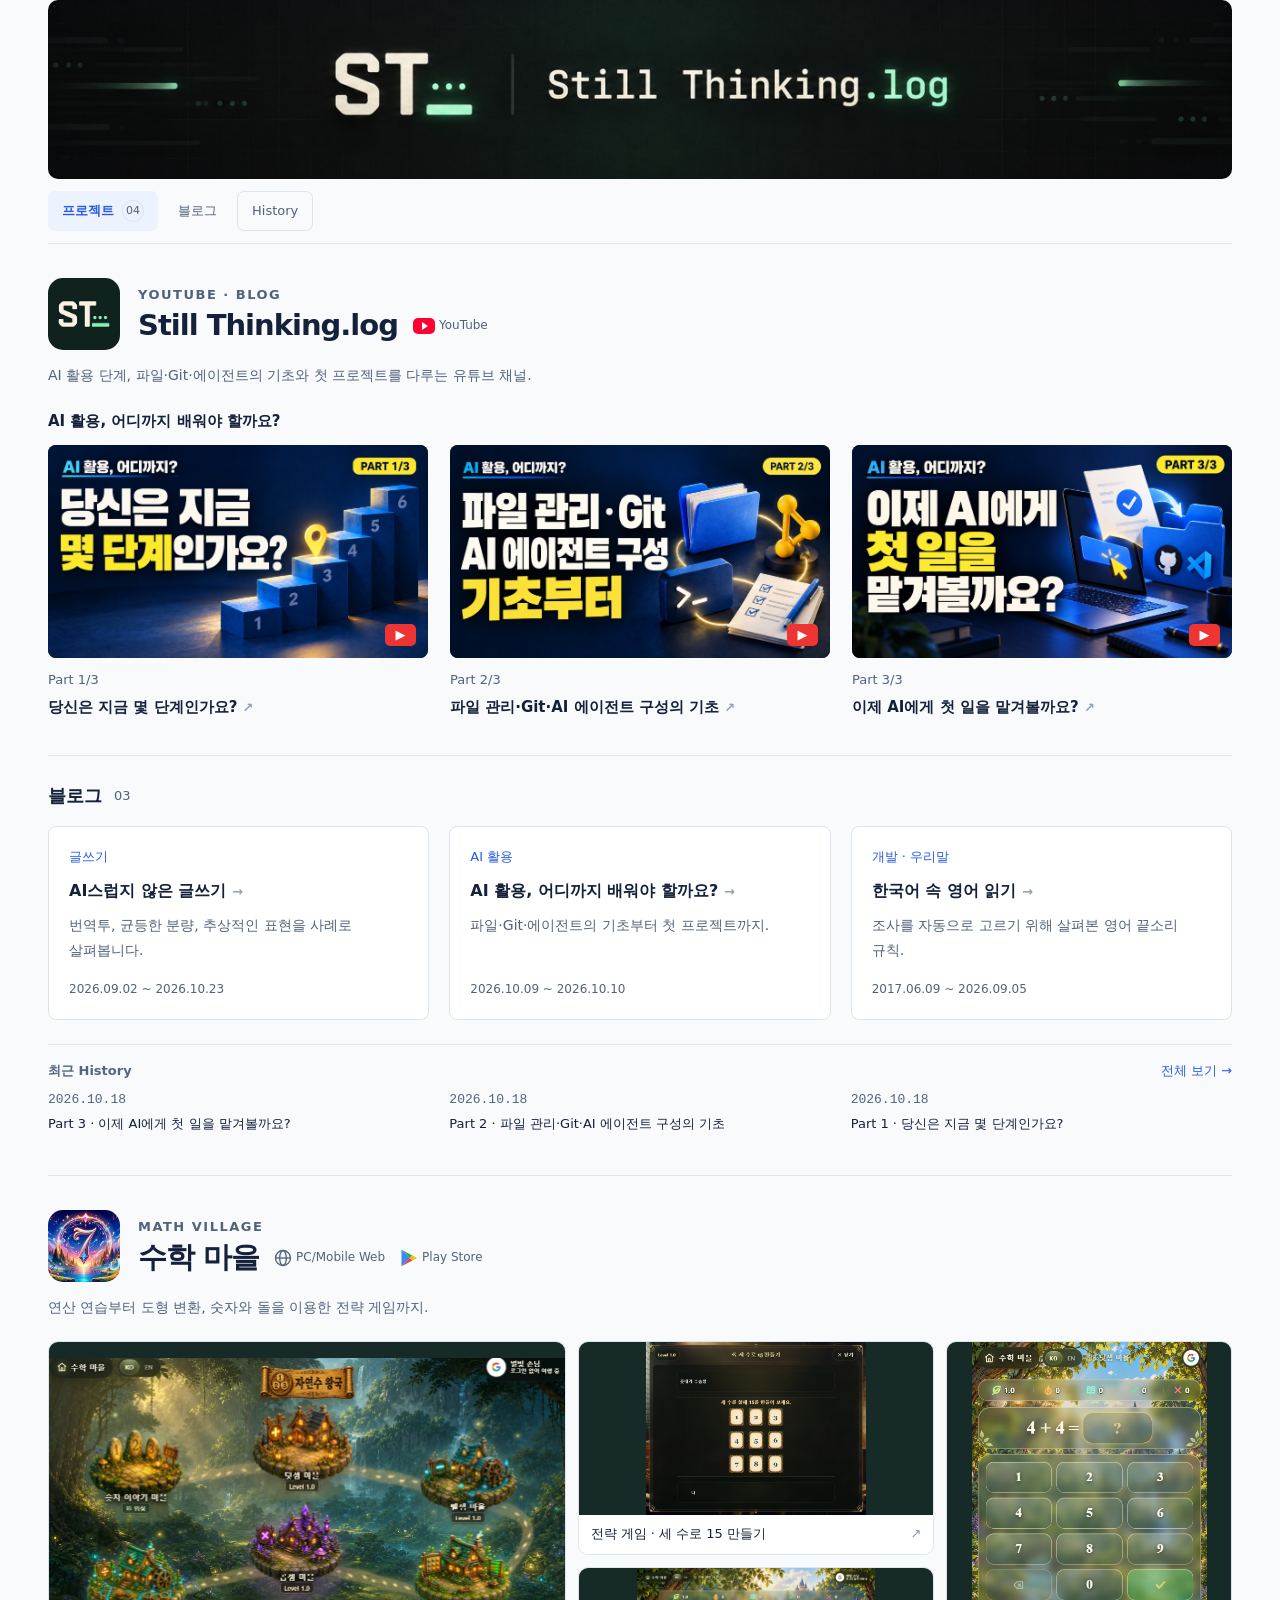
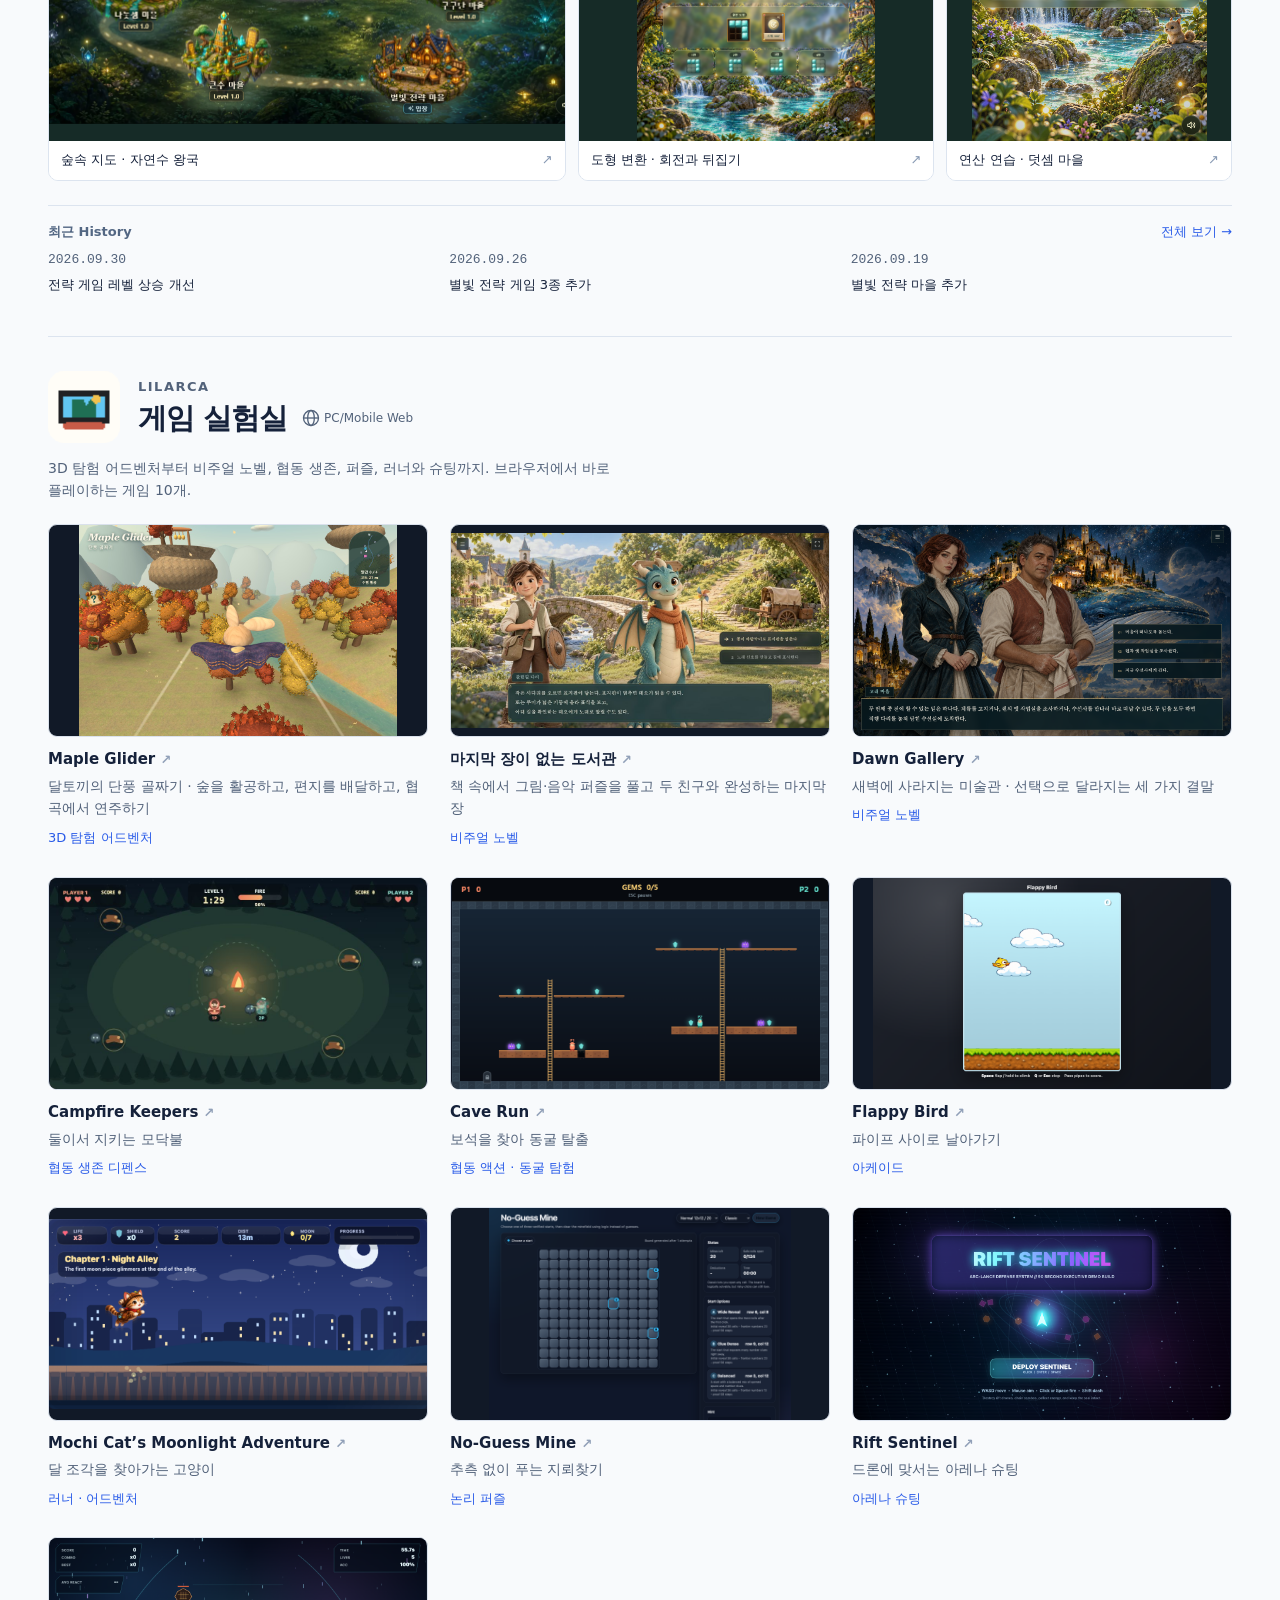
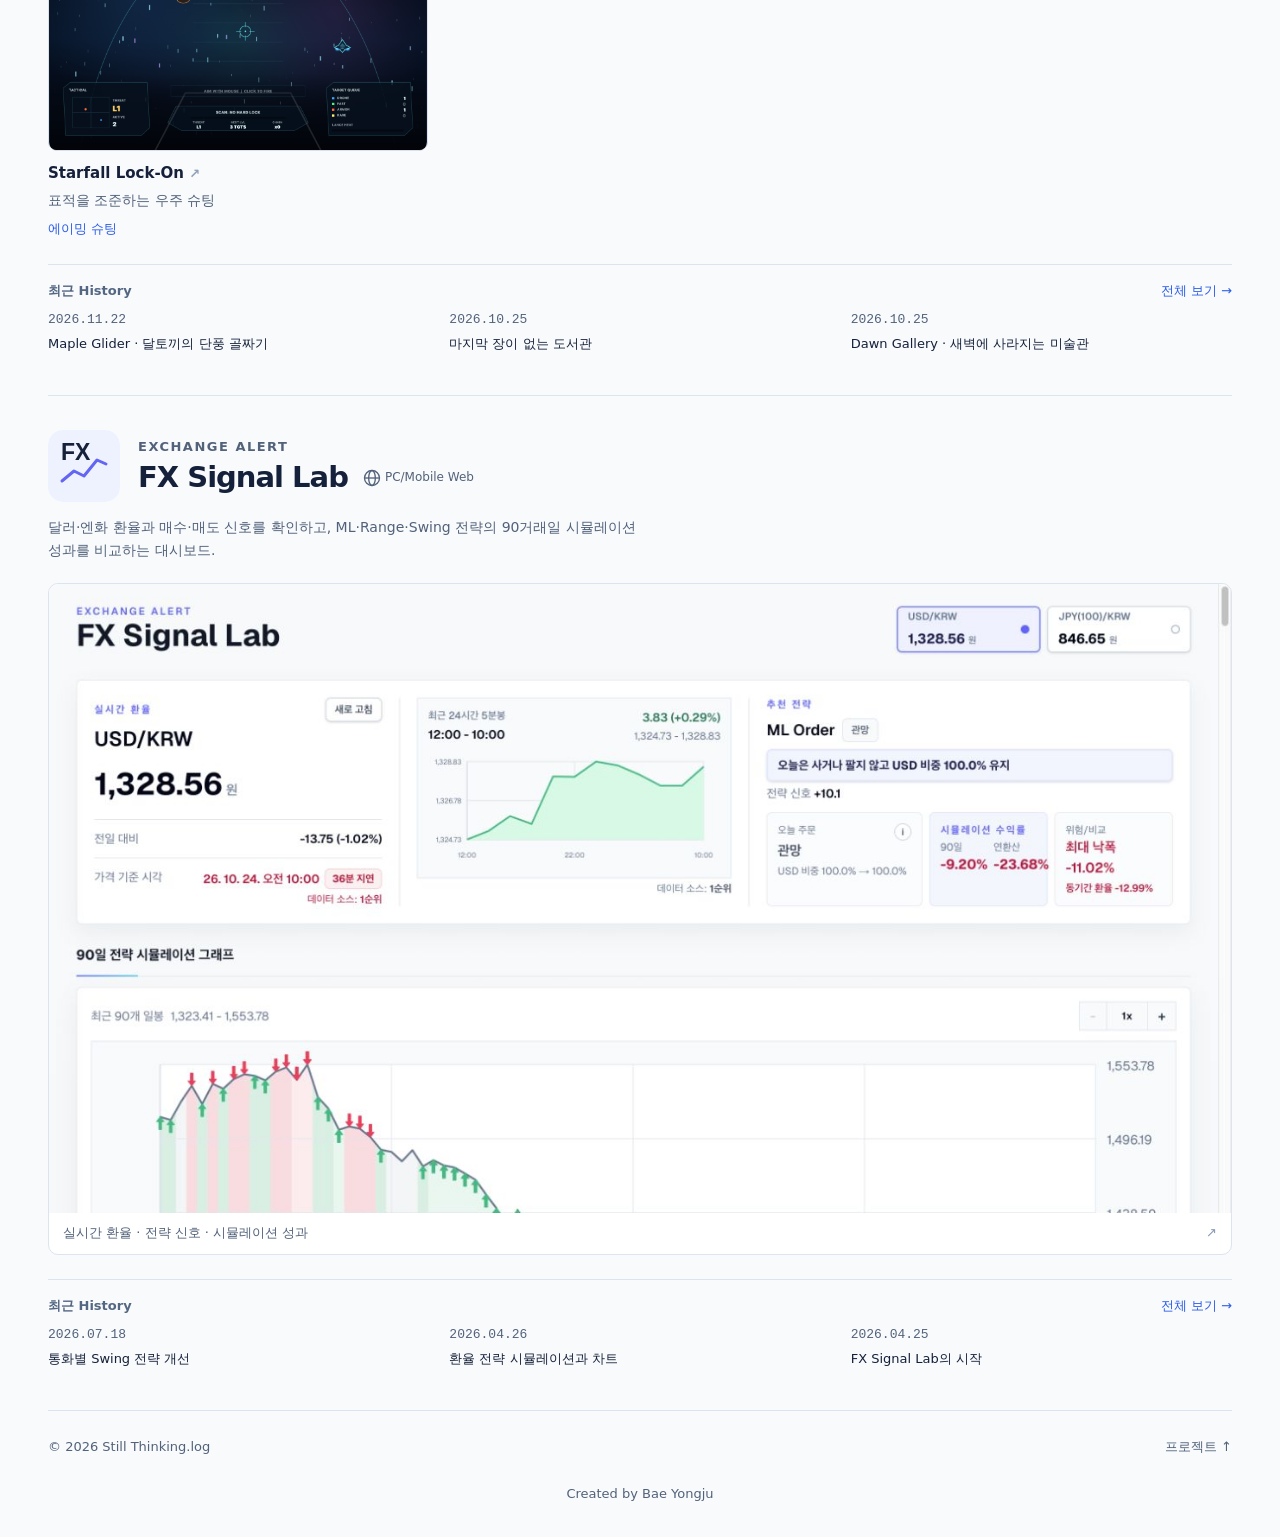
<file: index.html>
<!doctype html>
<html lang="ko">
<head>
<meta charset="utf-8"><meta name="viewport" content="width=device-width,initial-scale=1">
<title>Still Thinking.log</title>
<meta name="description" content="수학 마을, Still Thinking.log의 YouTube와 블로그, Lilarca 게임 실험실, FX Signal Lab 환율 대시보드.">
<meta name="theme-color" content="#f7f9fc"><meta property="og:title" content="Still Thinking.log"><meta property="og:description" content="수학 마을, YouTube 영상과 블로그, 브라우저 게임과 환율 전략 대시보드."><meta property="og:image" content="https://still-thinking-log.github.io/assets/banner.jpg">
<link rel="icon" href="assets/logo.png"><link rel="stylesheet" href="assets/site.css">
</head>
<body>
<a class="skip" href="#main">본문으로 건너뛰기</a>

<div class="page">
<header class="site-banner"><a href="#projects" aria-label="Still Thinking.log 홈"><img src="assets/banner.jpg" alt="Still Thinking.log" width="2560" height="1440" fetchpriority="high"></a></header>
<nav class="site-nav project-tabs" aria-label="사이트 탐색"><a href="#projects" aria-current="location">프로젝트<span class="count">04</span></a><a href="#blog">블로그</a><a href="#history/all">History</a></nav>
<main id="main" tabindex="-1">
<section id="projects" aria-labelledby="projects-heading">
<h1 id="projects-heading" class="visually-hidden">프로젝트</h1>
<article class="project youtube-project" id="youtube" aria-labelledby="youtube-title">
<div class="project-top"><div class="project-intro"><div class="project-heading"><img src="assets/logo.png" width="72" height="72" alt=""><div><p class="eyebrow">YOUTUBE · BLOG</p><div class="project-title-row"><h2 id="youtube-title">Still Thinking.log</h2><div class="project-links" aria-label="YouTube 이용 링크"><a class="site-link" href="https://www.youtube.com/channel/UC0E_p-s-5SANSxqg3kTBJ4A" target="_blank" rel="noopener noreferrer" aria-label="YouTube 열기 (새 탭)"><svg class="link-icon youtube-icon" viewBox="0 0 24 24" aria-hidden="true" focusable="false"><rect x="1" y="4" width="22" height="16" rx="5" fill="#f03"/><path d="m10 8 6 4-6 4Z" fill="#fff"/></svg><span>YouTube</span></a></div></div></div></div><p class="description">AI 활용 단계, 파일·Git·에이전트의 기초와 첫 프로젝트를 다루는 유튜브 채널.</p></div></div>
<p class="video-series-title" id="video-series-title">AI 활용, 어디까지 배워야 할까요?</p>
<ul class="video-list" aria-labelledby="video-series-title"><li><a class="video-card" href="https://youtu.be/EPqgwYw9b1A" target="_blank" rel="noopener noreferrer"><div class="video-image"><img src="assets/youtube-part-1.jpg" alt="Part 1 영상 썸네일" width="1672" height="941" loading="lazy"><span class="play-badge" aria-hidden="true">▶</span></div><span class="video-part">Part 1/3</span><h3>당신은 지금 몇 단계인가요? <span aria-hidden="true">↗</span></h3></a></li><li><a class="video-card" href="https://youtu.be/B0Xl_UFucro" target="_blank" rel="noopener noreferrer"><div class="video-image"><img src="assets/youtube-part-2.jpg" alt="Part 2 영상 썸네일" width="1672" height="941" loading="lazy"><span class="play-badge" aria-hidden="true">▶</span></div><span class="video-part">Part 2/3</span><h3>파일 관리·Git·AI 에이전트 구성의 기초 <span aria-hidden="true">↗</span></h3></a></li><li><a class="video-card" href="https://youtu.be/Q20ftNEiTHw" target="_blank" rel="noopener noreferrer"><div class="video-image"><img src="assets/youtube-part-3.jpg" alt="Part 3 영상 썸네일" width="1672" height="941" loading="lazy"><span class="play-badge" aria-hidden="true">▶</span></div><span class="video-part">Part 3/3</span><h3>이제 AI에게 첫 일을 맡겨볼까요? <span aria-hidden="true">↗</span></h3></a></li></ul>
<section class="blog-index" id="blog" aria-labelledby="blog-heading"><div class="blog-index-head"><h3 id="blog-heading">블로그</h3><span>03</span></div><ul class="blog-list"><li><a href="blog/ai-tone-writing/index.html"><span class="blog-category">글쓰기</span><h4>AI스럽지 않은 글쓰기 <span aria-hidden="true">→</span></h4><p>번역투, 균등한 분량, 추상적인 표현을 사례로 살펴봅니다.</p><span class="blog-dates" aria-label="최초 작성일 2026.09.02, 마지막 수정일 2026.10.23"><time datetime="2026-09-02">2026.09.02</time> ~ <time datetime="2026-10-23">2026.10.23</time></span></a></li><li><a href="blog/ai-use-learning-path/index.html"><span class="blog-category">AI 활용</span><h4>AI 활용, 어디까지 배워야 할까요? <span aria-hidden="true">→</span></h4><p>파일·Git·에이전트의 기초부터 첫 프로젝트까지.</p><span class="blog-dates" aria-label="최초 작성일 2026.10.09, 마지막 수정일 2026.10.10"><time datetime="2026-10-09">2026.10.09</time> ~ <time datetime="2026-10-10">2026.10.10</time></span></a></li><li><a href="blog/korean-english-reading-rules/index.html"><span class="blog-category">개발 · 우리말</span><h4>한국어 속 영어 읽기 <span aria-hidden="true">→</span></h4><p>조사를 자동으로 고르기 위해 살펴본 영어 끝소리 규칙.</p><span class="blog-dates" aria-label="최초 작성일 2017.06.09, 마지막 수정일 2026.09.05"><time datetime="2017-06-09">2017.06.09</time> ~ <time datetime="2026-09-05">2026.09.05</time></span></a></li></ul></section>
<aside class="recent-update" data-recent="youtube" aria-label="Still Thinking.log 최근 History"></aside>
</article>
<article class="project math-project" id="math" aria-labelledby="math-title">
<div class="project-top"><div class="project-intro"><div class="project-heading"><img src="assets/math-icon.webp" width="72" height="72" alt=""><div><p class="eyebrow">MATH VILLAGE</p><div class="project-title-row"><h2 id="math-title">수학 마을</h2><div class="project-links" aria-label="수학 마을 이용 링크"><a class="site-link" href="https://mathvillage.vercel.app/" target="_blank" rel="noopener noreferrer" aria-label="PC/Mobile Web 열기 (새 탭)"><svg class="link-icon" viewBox="0 0 24 24" fill="none" stroke="currentColor" stroke-width="1.6" aria-hidden="true" focusable="false"><circle cx="12" cy="12" r="9"/><ellipse cx="12" cy="12" rx="4" ry="9"/><path d="M3 12h18"/></svg><span>PC/Mobile Web</span></a><a class="site-link" href="https://play.google.com/store/apps/details?id=com.gmail.hyperz2010.numberkingdom" target="_blank" rel="noopener noreferrer" aria-label="Play Store 열기 (새 탭)"><svg class="link-icon" viewBox="0 0 24 24" aria-hidden="true" focusable="false"><path fill="#4285f4" d="M3 2 13 12 3 22Z"/><path fill="#34a853" d="m3 2 13 7-3 3Z"/><path fill="#fbbc04" d="m16 9 5 2.7a.35.35 0 0 1 0 .6L16 15l-3-3Z"/><path fill="#ea4335" d="m3 22 10-10 3 3Z"/></svg><span>Play Store</span></a></div></div></div></div><p class="description">연산 연습부터 도형 변환, 숫자와 돌을 이용한 전략 게임까지.</p></div></div>
<div class="math-gallery" aria-label="수학 마을 주요 화면">
<a class="math-shot world-shot" href="assets/math-world.png" target="_blank" rel="noopener noreferrer" aria-label="숲속 지도 · 자연수 왕국 스크린샷 크게 보기 (새 탭)"><figure><div class="shot-image"><img src="assets/math-world.png" loading="lazy" alt="숲속 지도 · 자연수 왕국 실제 플레이 화면"></div><figcaption>숲속 지도 · 자연수 왕국<span aria-hidden="true">↗</span></figcaption></figure></a>
<a class="math-shot strategy-shot" href="assets/math-strategy.png" target="_blank" rel="noopener noreferrer" aria-label="전략 게임 · 세 수로 15 만들기 스크린샷 크게 보기 (새 탭)"><figure><div class="shot-image"><img src="assets/math-strategy.png" loading="lazy" alt="전략 게임 · 세 수로 15 만들기 실제 플레이 화면"></div><figcaption>전략 게임 · 세 수로 15 만들기<span aria-hidden="true">↗</span></figcaption></figure></a>
<a class="math-shot geometry-shot" href="assets/math-geometry.png" target="_blank" rel="noopener noreferrer" aria-label="도형 변환 · 회전과 뒤집기 스크린샷 크게 보기 (새 탭)"><figure><div class="shot-image"><img src="assets/math-geometry.png" loading="lazy" alt="도형 변환 · 회전과 뒤집기 실제 플레이 화면"></div><figcaption>도형 변환 · 회전과 뒤집기<span aria-hidden="true">↗</span></figcaption></figure></a>
<a class="math-shot addition-shot" href="assets/math-addition.png" target="_blank" rel="noopener noreferrer" aria-label="연산 연습 · 덧셈 마을 스크린샷 크게 보기 (새 탭)"><figure><div class="shot-image"><img src="assets/math-addition.png" loading="lazy" alt="연산 연습 · 덧셈 마을 실제 플레이 화면"></div><figcaption>연산 연습 · 덧셈 마을<span aria-hidden="true">↗</span></figcaption></figure></a>
</div><aside class="recent-update" data-recent="math" aria-label="수학 마을 최근 History"></aside>
</article>
<article class="project game-project" id="game" aria-labelledby="game-title">
<div class="project-top"><div class="project-intro"><div class="project-heading"><img src="assets/lilarca.ico" width="72" height="72" alt=""><div><p class="eyebrow">LILARCA</p><div class="project-title-row"><h2 id="game-title">게임 실험실</h2><div class="project-links" aria-label="게임 실험실 이용 링크"><a class="site-link" href="https://lilarca.vercel.app/" target="_blank" rel="noopener noreferrer" aria-label="PC/Mobile Web 열기 (새 탭)"><svg class="link-icon" viewBox="0 0 24 24" fill="none" stroke="currentColor" stroke-width="1.6" aria-hidden="true" focusable="false"><circle cx="12" cy="12" r="9"/><ellipse cx="12" cy="12" rx="4" ry="9"/><path d="M3 12h18"/></svg><span>PC/Mobile Web</span></a></div></div></div></div><p class="description">3D 탐험 어드벤처부터 비주얼 노벨, 협동 생존, 퍼즐, 러너와 슈팅까지. 브라우저에서 바로 플레이하는 게임 10개.</p></div></div>
<ul class="game-flow" aria-label="게임 목록"><li><a class="game-card" href="https://maple-glider.vercel.app/" target="_blank" rel="noopener noreferrer"><div class="game-image"><img src="assets/maple-glider.jpg" alt="달토끼가 망토를 펼치고 단풍 골짜기를 활공하는 모습" loading="lazy"></div><h3>Maple Glider <span aria-hidden="true">↗</span></h3><p>달토끼의 단풍 골짜기 · 숲을 활공하고, 편지를 배달하고, 협곡에서 연주하기</p><p class="game-genre">3D 탐험 어드벤처</p></a></li><li><a class="game-card" href="https://lilarca.vercel.app/last-page-library" target="_blank" rel="noopener noreferrer"><div class="game-image"><img src="assets/last-page-library.png" alt="마지막 장이 없는 도서관 게임 플레이 화면" loading="lazy"></div><h3>마지막 장이 없는 도서관 <span aria-hidden="true">↗</span></h3><p>책 속에서 그림·음악 퍼즐을 풀고 두 친구와 완성하는 마지막 장</p><p class="game-genre">비주얼 노벨</p></a></li><li><a class="game-card" href="https://lilarca.vercel.app/dawn-gallery" target="_blank" rel="noopener noreferrer"><div class="game-image"><img src="assets/dawn-gallery.png" alt="Dawn Gallery · 새벽에 사라지는 미술관의 고래 마을 플레이 화면" loading="lazy"></div><h3>Dawn Gallery <span aria-hidden="true">↗</span></h3><p>새벽에 사라지는 미술관 · 선택으로 달라지는 세 가지 결말</p><p class="game-genre">비주얼 노벨</p></a></li><li><a class="game-card" href="https://lilarca.vercel.app/campfire-keepers" target="_blank" rel="noopener noreferrer"><div class="game-image"><img src="assets/campfire-keepers.png" alt="Campfire Keepers 게임 스크린샷" loading="lazy"></div><h3>Campfire Keepers <span aria-hidden="true">↗</span></h3><p>둘이서 지키는 모닥불</p><p class="game-genre">협동 생존 디펜스</p></a></li><li><a class="game-card" href="https://lilarca.vercel.app/cave-run" target="_blank" rel="noopener noreferrer"><div class="game-image"><img src="assets/cave-run.png" alt="Cave Run 게임 스크린샷" loading="lazy"></div><h3>Cave Run <span aria-hidden="true">↗</span></h3><p>보석을 찾아 동굴 탈출</p><p class="game-genre">협동 액션 · 동굴 탐험</p></a></li><li><a class="game-card" href="https://lilarca.vercel.app/flappy-bird" target="_blank" rel="noopener noreferrer"><div class="game-image"><img src="assets/flappy-bird.png" alt="Flappy Bird 게임 스크린샷" loading="lazy"></div><h3>Flappy Bird <span aria-hidden="true">↗</span></h3><p>파이프 사이로 날아가기</p><p class="game-genre">아케이드</p></a></li><li><a class="game-card" href="https://lilarca.vercel.app/cat-adventure" target="_blank" rel="noopener noreferrer"><div class="game-image"><img src="assets/cat-adventure.png" alt="Mochi Cat’s Moonlight Adventure 게임 스크린샷" loading="lazy"></div><h3>Mochi Cat’s Moonlight Adventure <span aria-hidden="true">↗</span></h3><p>달 조각을 찾아가는 고양이</p><p class="game-genre">러너 · 어드벤처</p></a></li><li><a class="game-card" href="https://lilarca.vercel.app/no-guess-mine" target="_blank" rel="noopener noreferrer"><div class="game-image"><img src="assets/no-guess-mine.png" alt="No-Guess Mine 게임 스크린샷" loading="lazy"></div><h3>No-Guess Mine <span aria-hidden="true">↗</span></h3><p>추측 없이 푸는 지뢰찾기</p><p class="game-genre">논리 퍼즐</p></a></li><li><a class="game-card" href="https://lilarca.vercel.app/rift-sentinel" target="_blank" rel="noopener noreferrer"><div class="game-image"><img src="assets/rift-sentinel.png" alt="Rift Sentinel 게임 스크린샷" loading="lazy"></div><h3>Rift Sentinel <span aria-hidden="true">↗</span></h3><p>드론에 맞서는 아레나 슈팅</p><p class="game-genre">아레나 슈팅</p></a></li><li><a class="game-card" href="https://lilarca.vercel.app/starfall-lock-on" target="_blank" rel="noopener noreferrer"><div class="game-image"><img src="assets/starfall-lock-on.png" alt="Starfall Lock-On 게임 스크린샷" loading="lazy"></div><h3>Starfall Lock-On <span aria-hidden="true">↗</span></h3><p>표적을 조준하는 우주 슈팅</p><p class="game-genre">에이밍 슈팅</p></a></li></ul>
<aside class="recent-update" data-recent="game" aria-label="게임 실험실 최근 History"></aside>
</article>
<article class="project exchange-project" id="exchange" aria-labelledby="exchange-title">
<div class="project-top"><div class="project-intro"><div class="project-heading"><img src="assets/fx-signal-lab.svg" width="72" height="72" alt=""><div><p class="eyebrow">EXCHANGE ALERT</p><div class="project-title-row"><h2 id="exchange-title">FX Signal Lab</h2><div class="project-links" aria-label="FX Signal Lab 이용 링크"><a class="site-link" href="https://fxsignallab.vercel.app/" target="_blank" rel="noopener noreferrer" aria-label="PC/Mobile Web 열기 (새 탭)"><svg class="link-icon" viewBox="0 0 24 24" fill="none" stroke="currentColor" stroke-width="1.6" aria-hidden="true" focusable="false"><circle cx="12" cy="12" r="9"/><ellipse cx="12" cy="12" rx="4" ry="9"/><path d="M3 12h18"/></svg><span>PC/Mobile Web</span></a></div></div></div></div><p class="description">달러·엔화 환율과 매수·매도 신호를 확인하고, ML·Range·Swing 전략의 90거래일 시뮬레이션 성과를 비교하는 대시보드.</p></div></div>
<a class="exchange-preview" href="https://fxsignallab.vercel.app/" target="_blank" rel="noopener noreferrer" aria-label="FX Signal Lab 환율 대시보드 열기 (새 탭)"><figure><img src="assets/fx-signal-lab.jpg" width="1368" height="728" alt="FX Signal Lab의 달러 환율, 추천 전략과 90일 전략 시뮬레이션 그래프" loading="lazy"><figcaption>실시간 환율 · 전략 신호 · 시뮬레이션 성과<span aria-hidden="true">↗</span></figcaption></figure></a>
<aside class="recent-update" data-recent="exchange" aria-label="FX Signal Lab 최근 History"></aside>
</article>
</section>
<section id="history" aria-label="History" hidden>
<div class="filters" role="group" aria-label="프로젝트별 History"><button type="button" data-filter="all" aria-pressed="true">전체</button><button type="button" data-filter="youtube" aria-pressed="false">Still Thinking.log</button><button type="button" data-filter="math" aria-pressed="false">수학 마을</button><button type="button" data-filter="game" aria-pressed="false">게임 실험실</button><button type="button" data-filter="exchange" aria-pressed="false">FX Signal Lab</button></div>
<ol id="update-list" class="timeline"></ol>
</section>
<noscript><p>최근 History와 전체 History를 보려면 JavaScript를 켜주세요.</p></noscript>
</main><footer>© 2026 Still Thinking.log<a href="#projects">프로젝트 ↑</a><span class="creator-credit">Created by Bae Yongju</span></footer></div>
<script src="assets/site.js"></script>
<script src="assets/updates.js"></script>
</body></html>
</file>
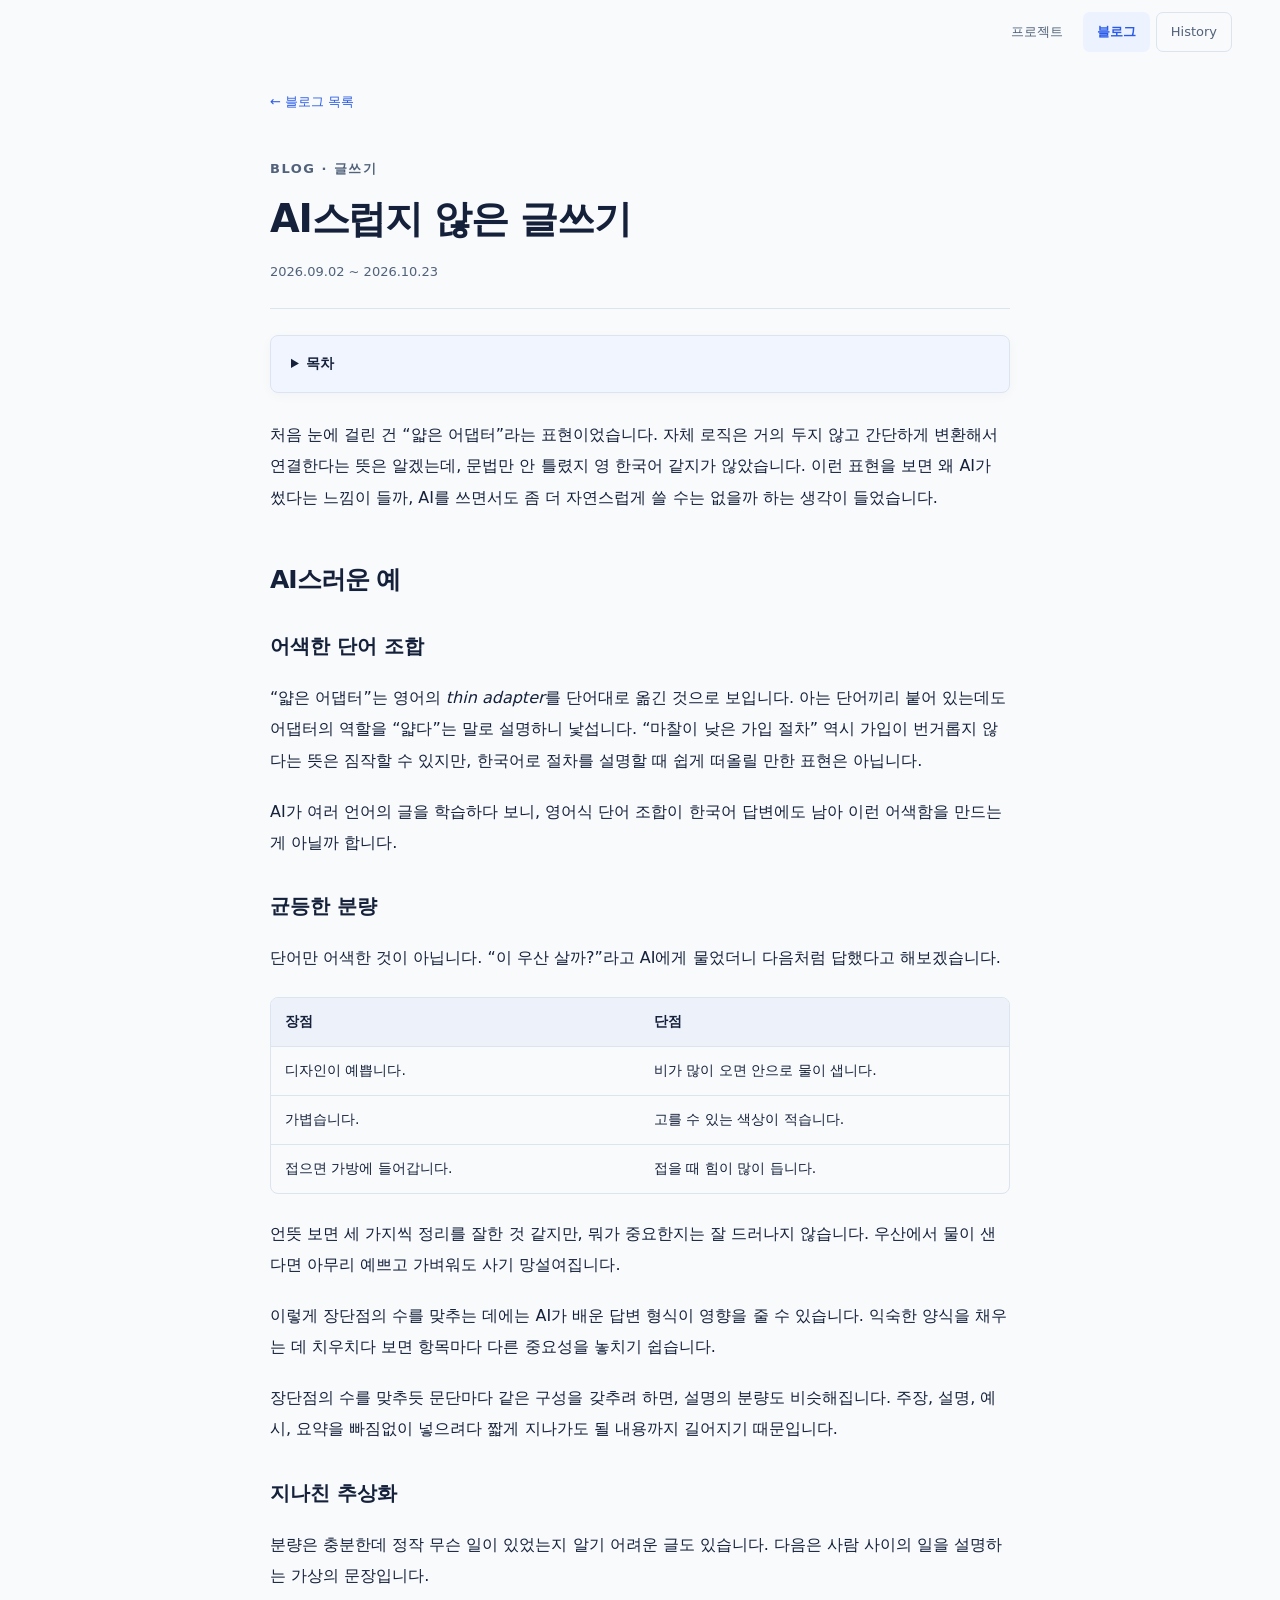
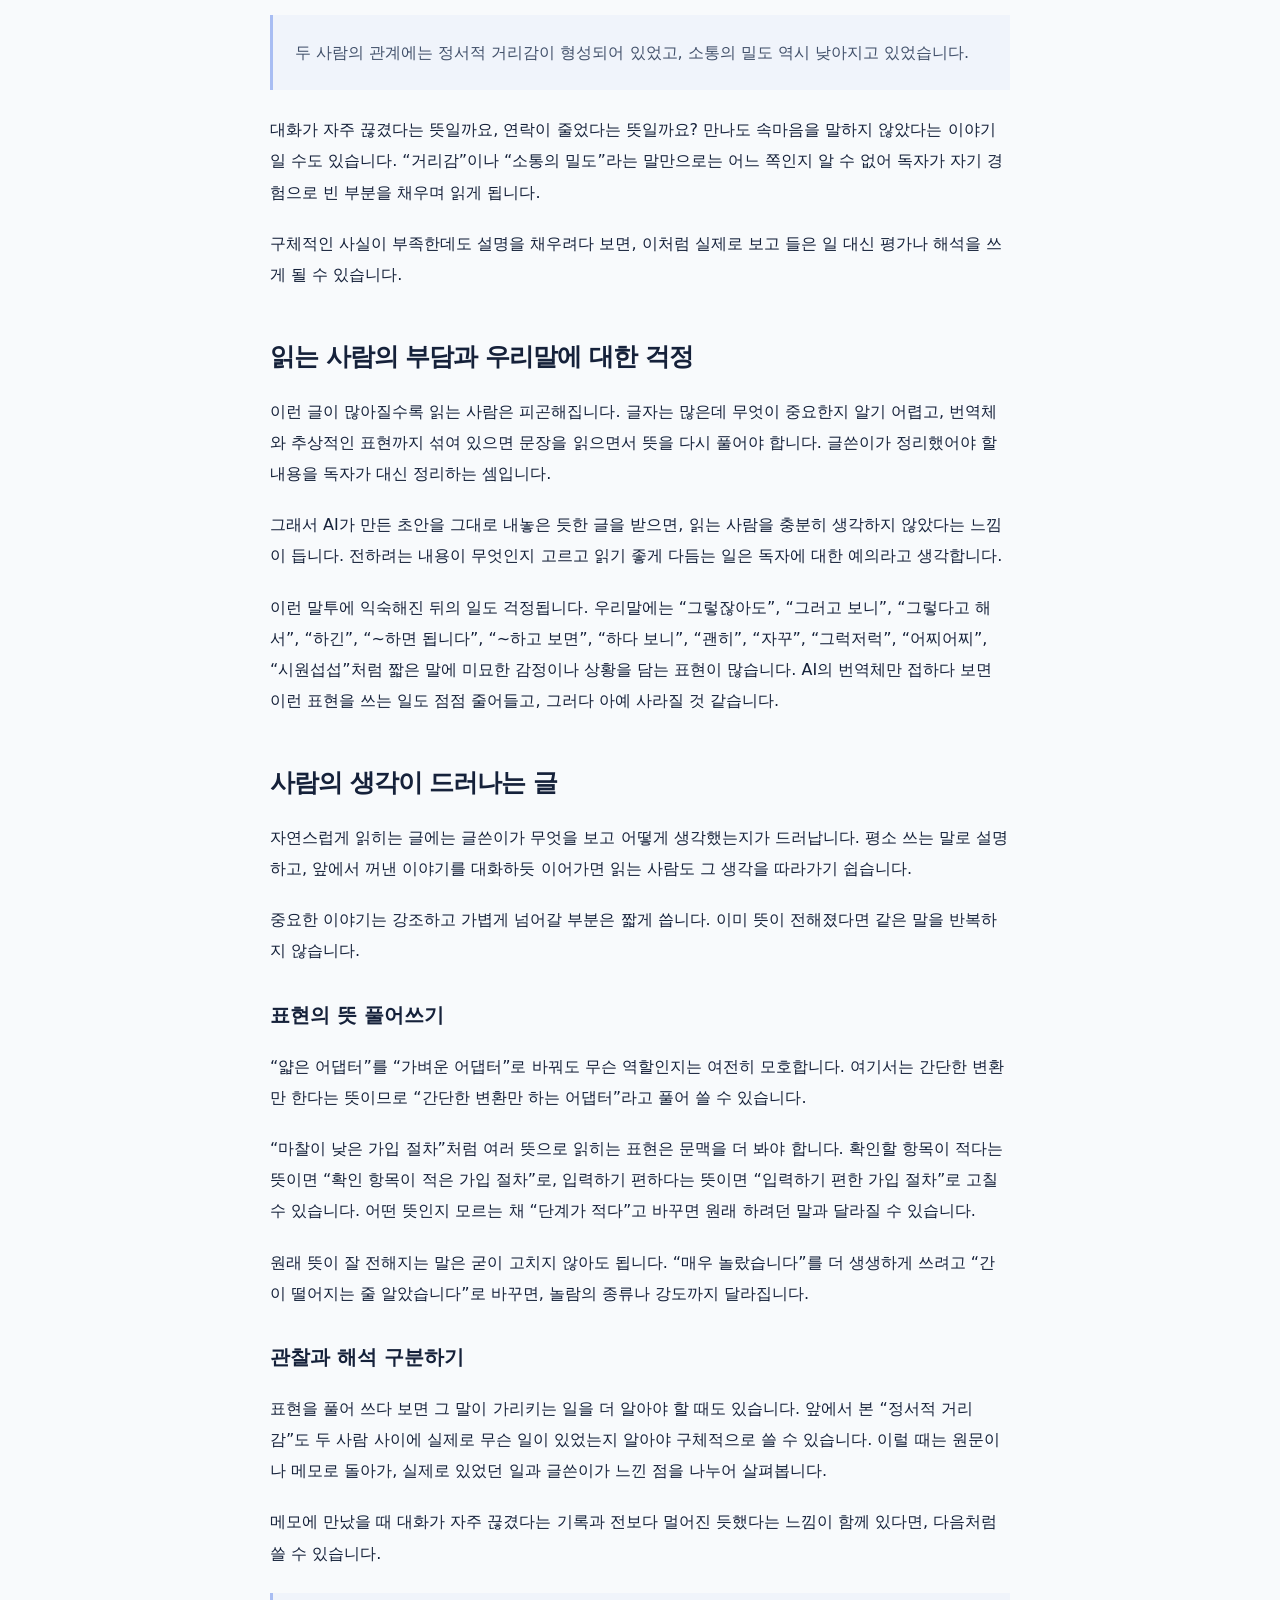
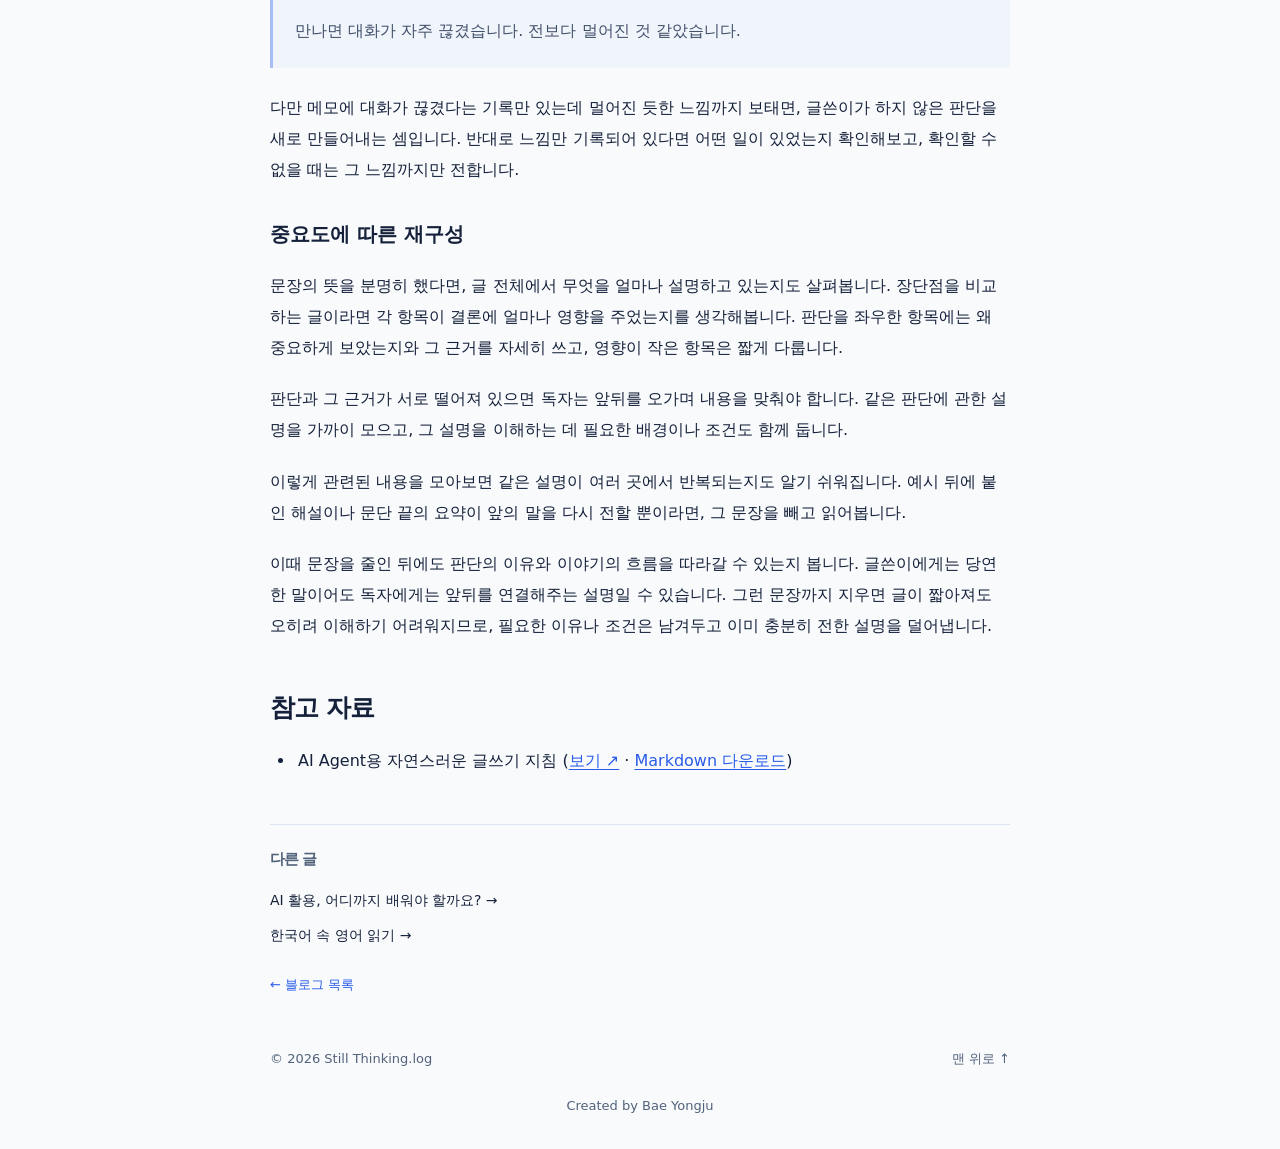
<file: blog/ai-tone-writing/index.html>
<!doctype html>
<html lang="ko"><head><meta charset="utf-8"><meta name="viewport" content="width=device-width,initial-scale=1"><title>AI스럽지 않은 글쓰기 · Still Thinking.log</title><meta name="description" content="번역투, 균등한 분량, 추상적인 표현을 사례로 살펴봅니다."><link rel="icon" href="../../assets/logo.png"><link rel="stylesheet" href="../../assets/site.css"><link rel="stylesheet" href="../../assets/blog.css"></head>
<body class="article-page"><a class="skip" href="#main">본문으로 건너뛰기</a><div class="page blog-page">
<nav class="site-nav" aria-label="사이트 탐색"><a href="../../index.html#projects">프로젝트</a><a href="../../index.html#blog" aria-current="page">블로그</a><a href="../../index.html#history/all">History</a></nav>
<main id="main" tabindex="-1"><a class="back-link" href="../../index.html#blog">← 블로그 목록</a><article class="blog-article"><header class="article-header"><p class="eyebrow">BLOG · 글쓰기</p><h1>AI스럽지 않은 글쓰기</h1><div class="article-dates" aria-label="최초 작성일 2026.09.02, 마지막 수정일 2026.10.23"><time datetime="2026-09-02">2026.09.02</time> ~ <time datetime="2026-10-23">2026.10.23</time></div></header><details class="article-toc" id="article-toc"><summary>목차</summary><ol><li><a href="#ai">AI스러운 예</a></li><li><a href="#section-3">읽는 사람의 부담과 우리말에 대한 걱정</a></li><li><a href="#section-4">사람의 생각이 드러나는 글</a></li><li><a href="#section-8">참고 자료</a></li></ol></details><div class="prose"><p>처음 눈에 걸린 건 “얇은 어댑터”라는 표현이었습니다. 자체 로직은 거의 두지 않고 간단하게 변환해서 연결한다는 뜻은 알겠는데, 문법만 안 틀렸지 영 한국어 같지가 않았습니다. 이런 표현을 보면 왜 AI가 썼다는 느낌이 들까, AI를 쓰면서도 좀 더 자연스럽게 쓸 수는 없을까 하는 생각이 들었습니다.</p>
<h2 id="ai">AI스러운 예</h2>
<h3 id="section">어색한 단어 조합</h3>
<p>“얇은 어댑터”는 영어의 <em>thin adapter</em>를 단어대로 옮긴 것으로 보입니다. 아는 단어끼리 붙어 있는데도 어댑터의 역할을 “얇다”는 말로 설명하니 낯섭니다. “마찰이 낮은 가입 절차” 역시 가입이 번거롭지 않다는 뜻은 짐작할 수 있지만, 한국어로 절차를 설명할 때 쉽게 떠올릴 만한 표현은 아닙니다.</p>
<p>AI가 여러 언어의 글을 학습하다 보니, 영어식 단어 조합이 한국어 답변에도 남아 이런 어색함을 만드는 게 아닐까 합니다.</p>
<h3 id="section-1">균등한 분량</h3>
<p>단어만 어색한 것이 아닙니다. “이 우산 살까?”라고 AI에게 물었더니 다음처럼 답했다고 해보겠습니다.</p>
<div class="table-scroll" role="region" aria-label="본문 표" tabindex="0"><table class="table-compact">
<thead>
<tr>
<th>장점</th>
<th>단점</th>
</tr>
</thead>
<tbody>
<tr>
<td>디자인이 예쁩니다.</td>
<td>비가 많이 오면 안으로 물이 샙니다.</td>
</tr>
<tr>
<td>가볍습니다.</td>
<td>고를 수 있는 색상이 적습니다.</td>
</tr>
<tr>
<td>접으면 가방에 들어갑니다.</td>
<td>접을 때 힘이 많이 듭니다.</td>
</tr>
</tbody>
</table></div>
<p>언뜻 보면 세 가지씩 정리를 잘한 것 같지만, 뭐가 중요한지는 잘 드러나지 않습니다. 우산에서 물이 샌다면 아무리 예쁘고 가벼워도 사기 망설여집니다.</p>
<p>이렇게 장단점의 수를 맞추는 데에는 AI가 배운 답변 형식이 영향을 줄 수 있습니다. 익숙한 양식을 채우는 데 치우치다 보면 항목마다 다른 중요성을 놓치기 쉽습니다.</p>
<p>장단점의 수를 맞추듯 문단마다 같은 구성을 갖추려 하면, 설명의 분량도 비슷해집니다. 주장, 설명, 예시, 요약을 빠짐없이 넣으려다 짧게 지나가도 될 내용까지 길어지기 때문입니다.</p>
<h3 id="section-2">지나친 추상화</h3>
<p>분량은 충분한데 정작 무슨 일이 있었는지 알기 어려운 글도 있습니다. 다음은 사람 사이의 일을 설명하는 가상의 문장입니다.</p>
<blockquote>
<p>두 사람의 관계에는 정서적 거리감이 형성되어 있었고, 소통의 밀도 역시 낮아지고 있었습니다.</p>
</blockquote>
<p>대화가 자주 끊겼다는 뜻일까요, 연락이 줄었다는 뜻일까요? 만나도 속마음을 말하지 않았다는 이야기일 수도 있습니다. “거리감”이나 “소통의 밀도”라는 말만으로는 어느 쪽인지 알 수 없어 독자가 자기 경험으로 빈 부분을 채우며 읽게 됩니다.</p>
<p>구체적인 사실이 부족한데도 설명을 채우려다 보면, 이처럼 실제로 보고 들은 일 대신 평가나 해석을 쓰게 될 수 있습니다.</p>
<h2 id="section-3">읽는 사람의 부담과 우리말에 대한 걱정</h2>
<p>이런 글이 많아질수록 읽는 사람은 피곤해집니다. 글자는 많은데 무엇이 중요한지 알기 어렵고, 번역체와 추상적인 표현까지 섞여 있으면 문장을 읽으면서 뜻을 다시 풀어야 합니다. 글쓴이가 정리했어야 할 내용을 독자가 대신 정리하는 셈입니다.</p>
<p>그래서 AI가 만든 초안을 그대로 내놓은 듯한 글을 받으면, 읽는 사람을 충분히 생각하지 않았다는 느낌이 듭니다. 전하려는 내용이 무엇인지 고르고 읽기 좋게 다듬는 일은 독자에 대한 예의라고 생각합니다.</p>
<p>이런 말투에 익숙해진 뒤의 일도 걱정됩니다. 우리말에는 “그렇잖아도”, “그러고 보니”, “그렇다고 해서”, “하긴”, “~하면 됩니다”, “~하고 보면”, “하다 보니”, “괜히”, “자꾸”, “그럭저럭”, “어찌어찌”, “시원섭섭”처럼 짧은 말에 미묘한 감정이나 상황을 담는 표현이 많습니다. AI의 번역체만 접하다 보면 이런 표현을 쓰는 일도 점점 줄어들고, 그러다 아예 사라질 것 같습니다.</p>
<h2 id="section-4">사람의 생각이 드러나는 글</h2>
<p>자연스럽게 읽히는 글에는 글쓴이가 무엇을 보고 어떻게 생각했는지가 드러납니다. 평소 쓰는 말로 설명하고, 앞에서 꺼낸 이야기를 대화하듯 이어가면 읽는 사람도 그 생각을 따라가기 쉽습니다.</p>
<p>중요한 이야기는 강조하고 가볍게 넘어갈 부분은 짧게 씁니다. 이미 뜻이 전해졌다면 같은 말을 반복하지 않습니다.</p>
<h3 id="section-5">표현의 뜻 풀어쓰기</h3>
<p>“얇은 어댑터”를 “가벼운 어댑터”로 바꿔도 무슨 역할인지는 여전히 모호합니다. 여기서는 간단한 변환만 한다는 뜻이므로 “간단한 변환만 하는 어댑터”라고 풀어 쓸 수 있습니다.</p>
<p>“마찰이 낮은 가입 절차”처럼 여러 뜻으로 읽히는 표현은 문맥을 더 봐야 합니다. 확인할 항목이 적다는 뜻이면 “확인 항목이 적은 가입 절차”로, 입력하기 편하다는 뜻이면 “입력하기 편한 가입 절차”로 고칠 수 있습니다. 어떤 뜻인지 모르는 채 “단계가 적다”고 바꾸면 원래 하려던 말과 달라질 수 있습니다.</p>
<p>원래 뜻이 잘 전해지는 말은 굳이 고치지 않아도 됩니다. “매우 놀랐습니다”를 더 생생하게 쓰려고 “간이 떨어지는 줄 알았습니다”로 바꾸면, 놀람의 종류나 강도까지 달라집니다.</p>
<h3 id="section-6">관찰과 해석 구분하기</h3>
<p>표현을 풀어 쓰다 보면 그 말이 가리키는 일을 더 알아야 할 때도 있습니다. 앞에서 본 “정서적 거리감”도 두 사람 사이에 실제로 무슨 일이 있었는지 알아야 구체적으로 쓸 수 있습니다. 이럴 때는 원문이나 메모로 돌아가, 실제로 있었던 일과 글쓴이가 느낀 점을 나누어 살펴봅니다.</p>
<p>메모에 만났을 때 대화가 자주 끊겼다는 기록과 전보다 멀어진 듯했다는 느낌이 함께 있다면, 다음처럼 쓸 수 있습니다.</p>
<blockquote>
<p>만나면 대화가 자주 끊겼습니다. 전보다 멀어진 것 같았습니다.</p>
</blockquote>
<p>다만 메모에 대화가 끊겼다는 기록만 있는데 멀어진 듯한 느낌까지 보태면, 글쓴이가 하지 않은 판단을 새로 만들어내는 셈입니다. 반대로 느낌만 기록되어 있다면 어떤 일이 있었는지 확인해보고, 확인할 수 없을 때는 그 느낌까지만 전합니다.</p>
<h3 id="section-7">중요도에 따른 재구성</h3>
<p>문장의 뜻을 분명히 했다면, 글 전체에서 무엇을 얼마나 설명하고 있는지도 살펴봅니다. 장단점을 비교하는 글이라면 각 항목이 결론에 얼마나 영향을 주었는지를 생각해봅니다. 판단을 좌우한 항목에는 왜 중요하게 보았는지와 그 근거를 자세히 쓰고, 영향이 작은 항목은 짧게 다룹니다.</p>
<p>판단과 그 근거가 서로 떨어져 있으면 독자는 앞뒤를 오가며 내용을 맞춰야 합니다. 같은 판단에 관한 설명을 가까이 모으고, 그 설명을 이해하는 데 필요한 배경이나 조건도 함께 둡니다.</p>
<p>이렇게 관련된 내용을 모아보면 같은 설명이 여러 곳에서 반복되는지도 알기 쉬워집니다. 예시 뒤에 붙인 해설이나 문단 끝의 요약이 앞의 말을 다시 전할 뿐이라면, 그 문장을 빼고 읽어봅니다.</p>
<p>이때 문장을 줄인 뒤에도 판단의 이유와 이야기의 흐름을 따라갈 수 있는지 봅니다. 글쓴이에게는 당연한 말이어도 독자에게는 앞뒤를 연결해주는 설명일 수 있습니다. 그런 문장까지 지우면 글이 짧아져도 오히려 이해하기 어려워지므로, 필요한 이유나 조건은 남겨두고 이미 충분히 전한 설명을 덜어냅니다.</p>
<h2 id="section-8">참고 자료</h2>
<ul>
<li>AI Agent용 자연스러운 글쓰기 지침 (<a href="../../assets/blog/ai-tone-writing/ai-tone-writing-guide.md" target="_blank" rel="noopener noreferrer" aria-label="AI Agent용 자연스러운 글쓰기 지침 보기 (새 탭)">보기 ↗</a> · <a download="ai-tone-writing-guide.md" href="../../assets/blog/ai-tone-writing/ai-tone-writing-guide.md">Markdown 다운로드</a>)</li>
</ul></div></article><nav class="related-posts" aria-label="다른 글"><h2>다른 글</h2><a href="../ai-use-learning-path/index.html">AI 활용, 어디까지 배워야 할까요? →</a><a href="../korean-english-reading-rules/index.html">한국어 속 영어 읽기 →</a></nav><a class="back-link" href="../../index.html#blog">← 블로그 목록</a></main><footer>© 2026 Still Thinking.log<a href="#main">맨 위로 ↑</a><span class="creator-credit">Created by Bae Yongju</span></footer></div><script src="../../assets/site.js"></script></body></html>
</file>
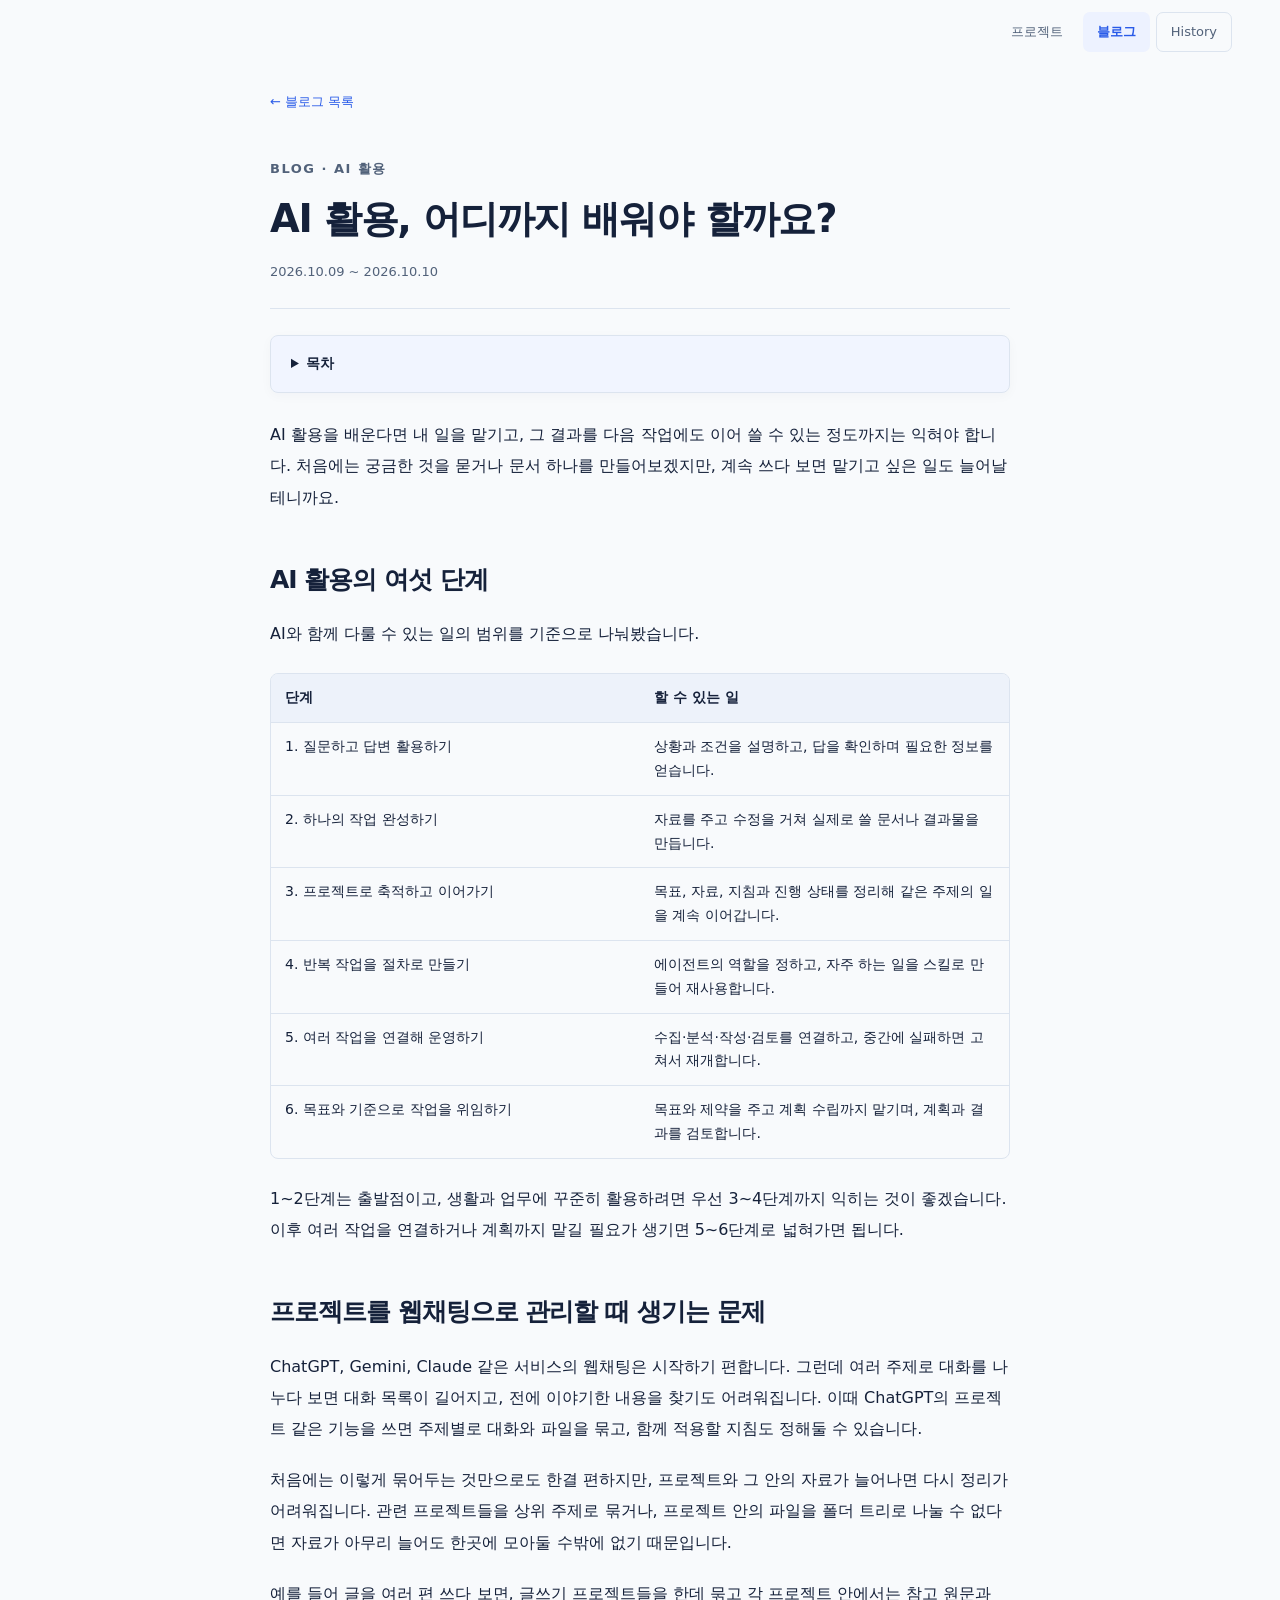
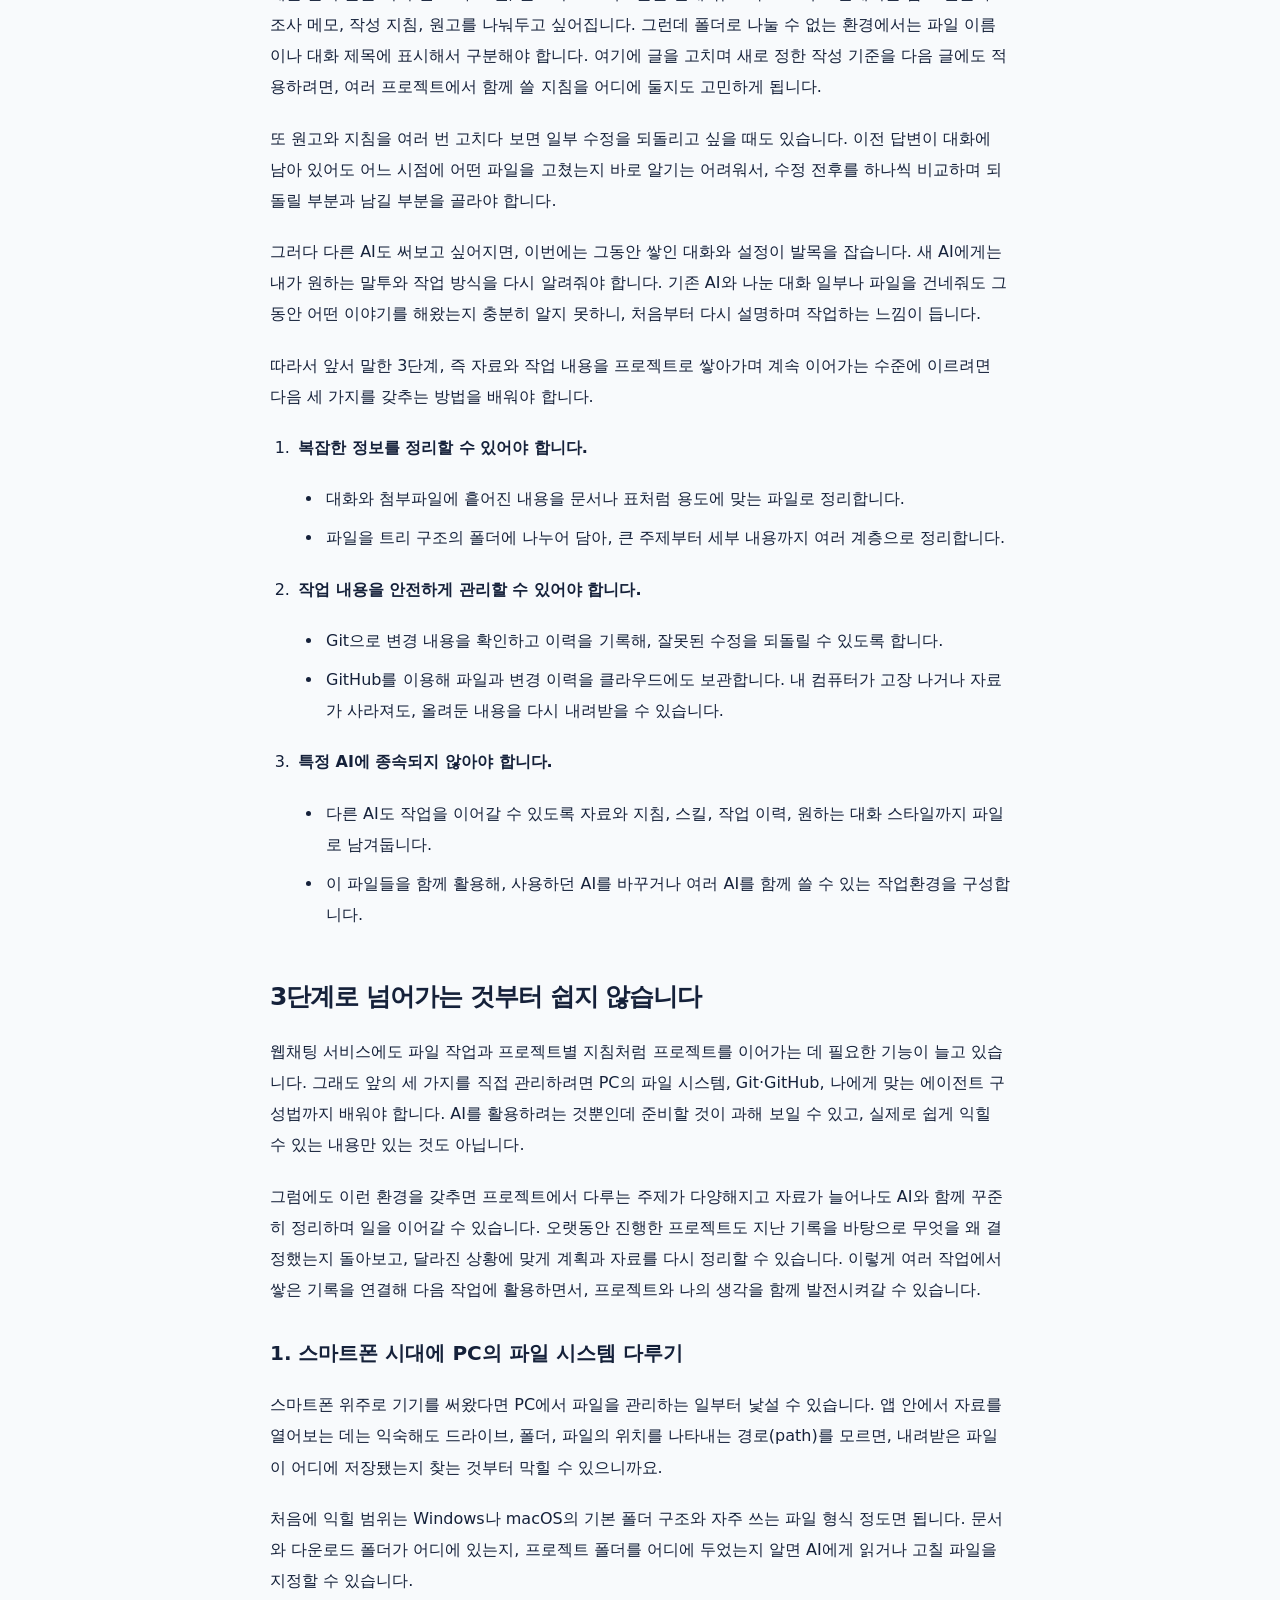
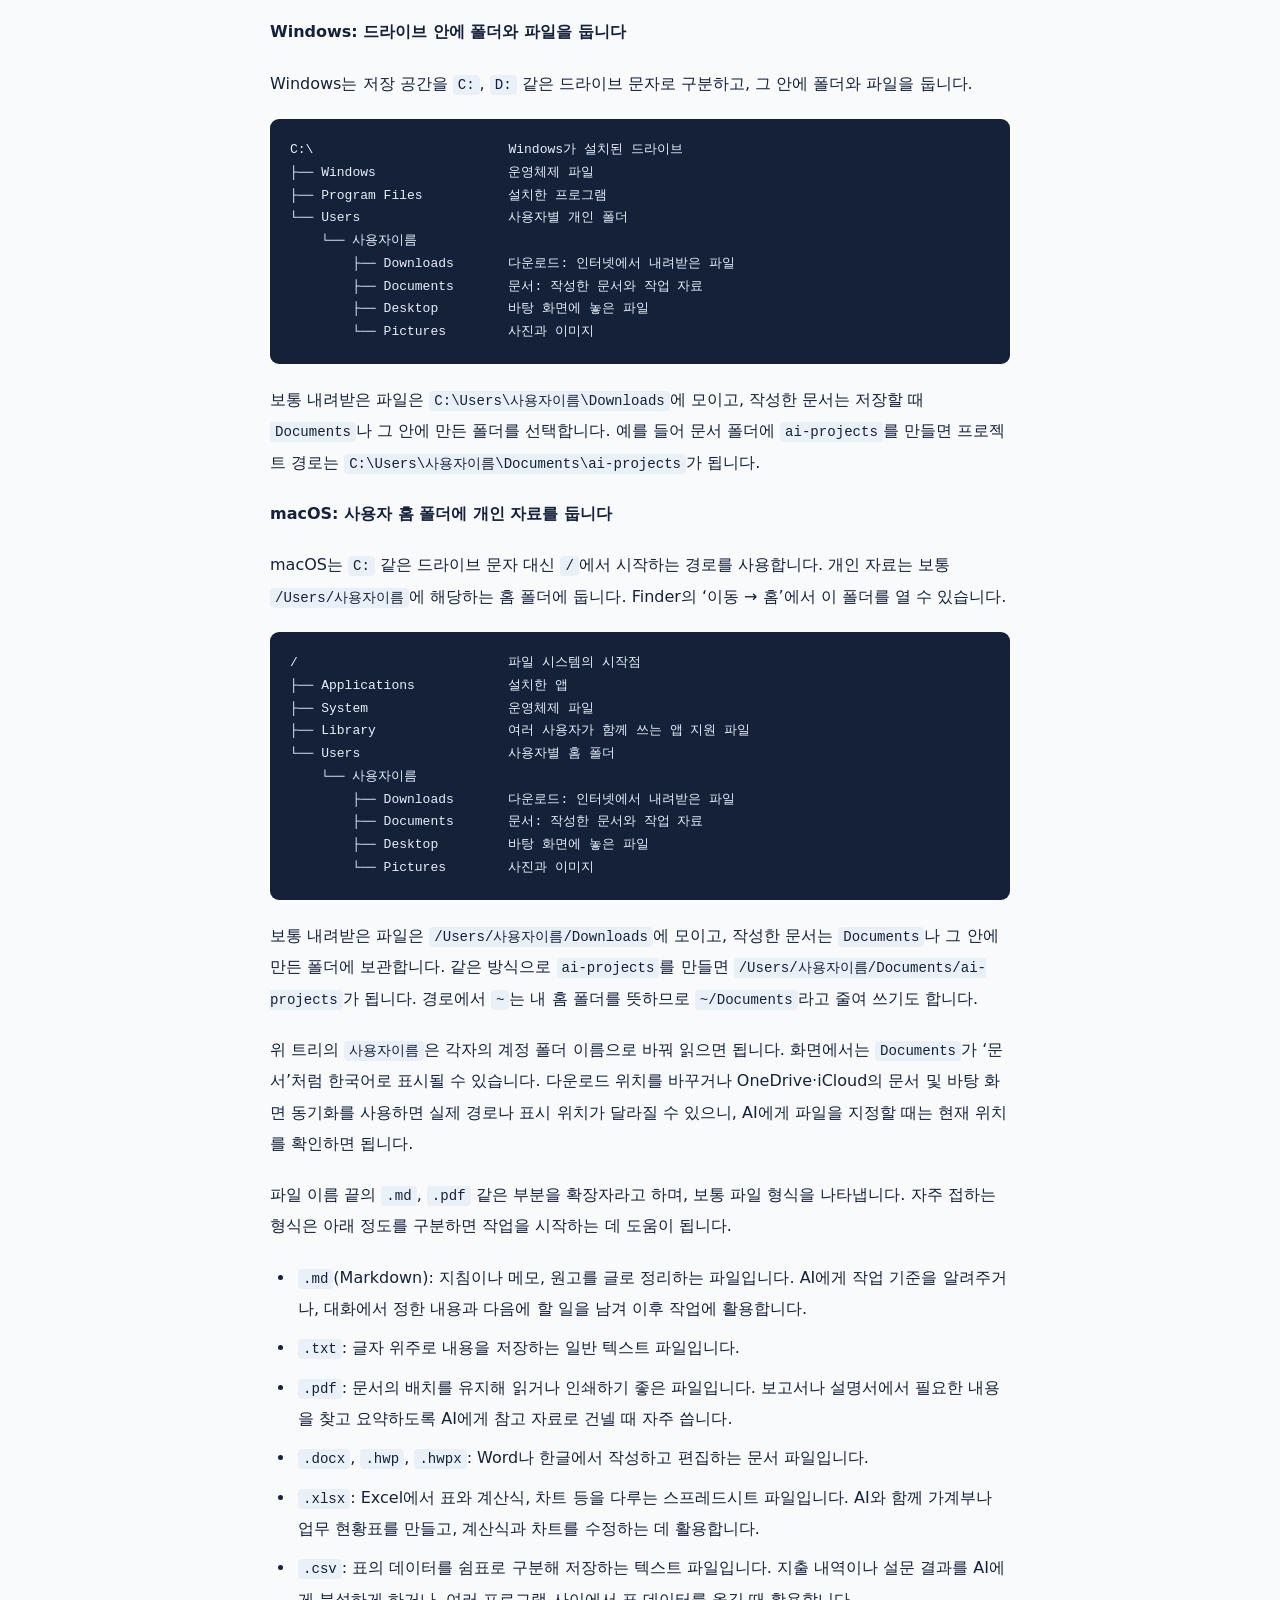
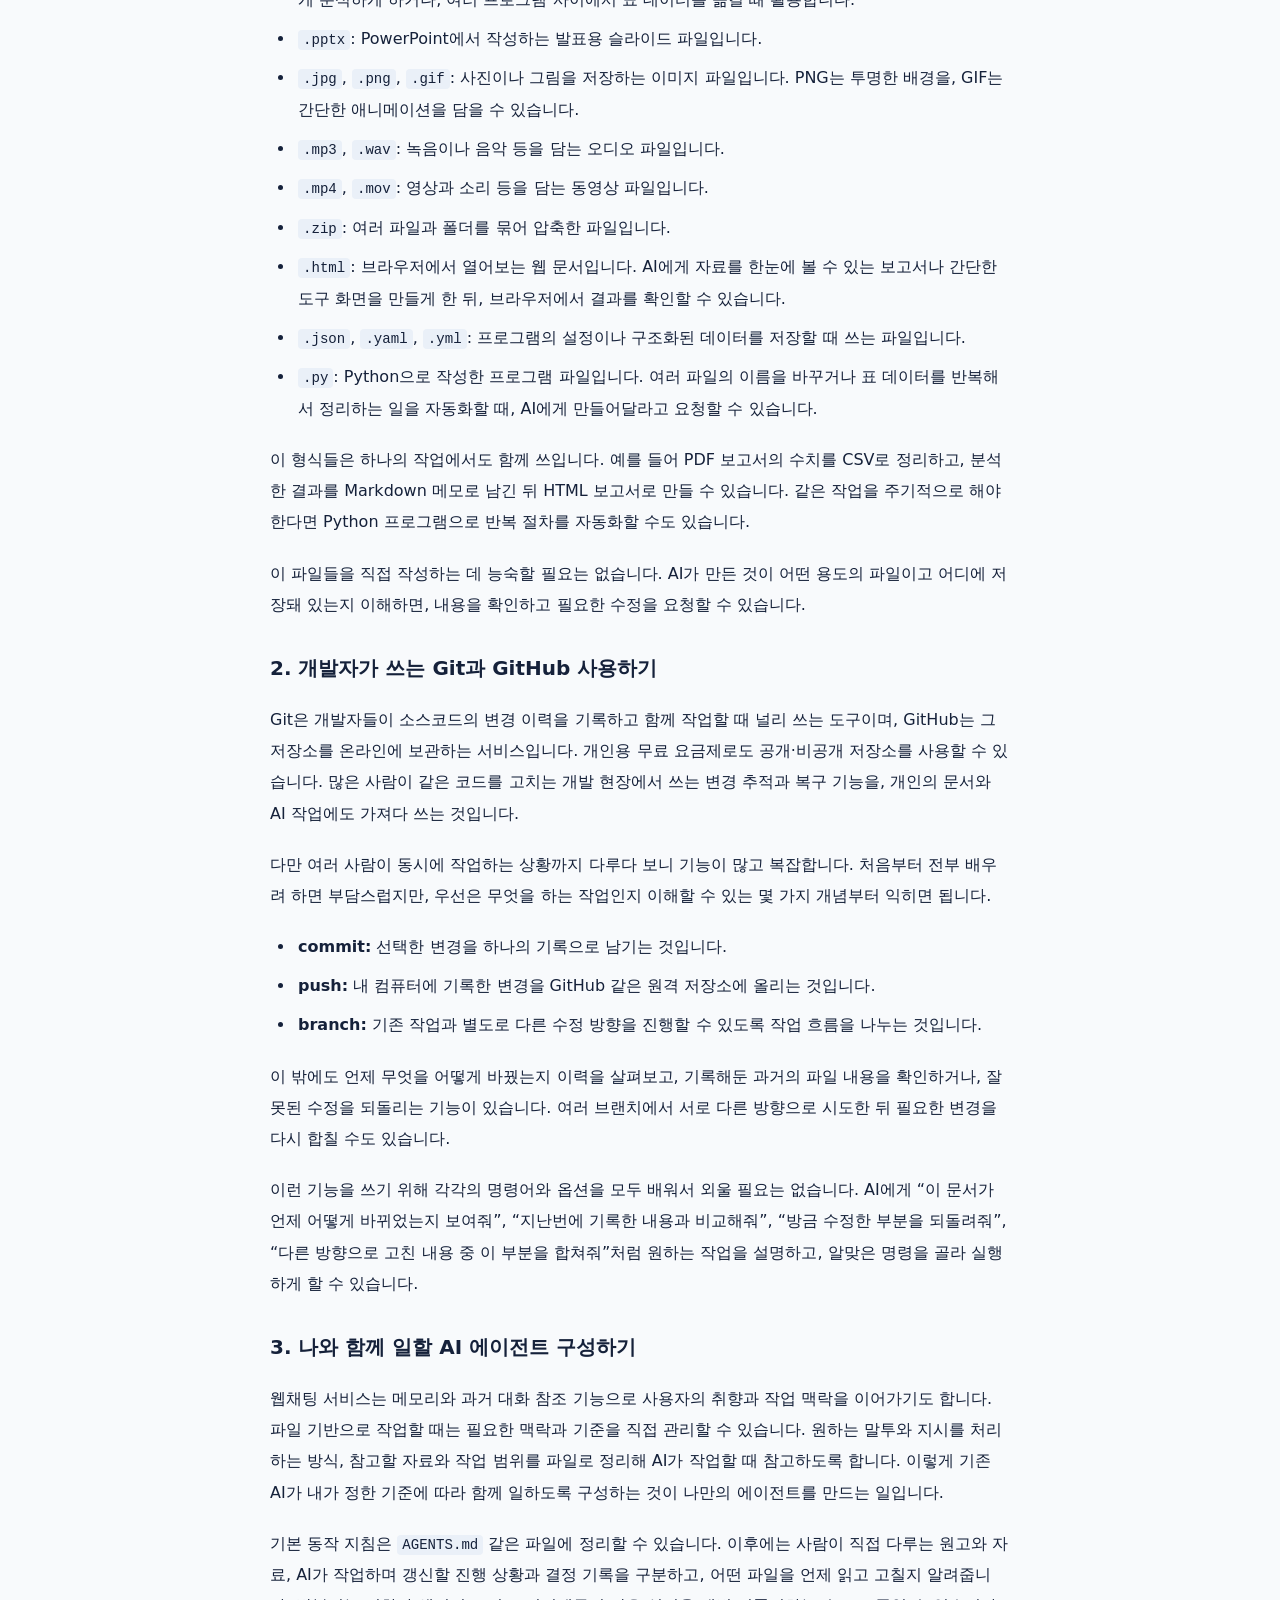
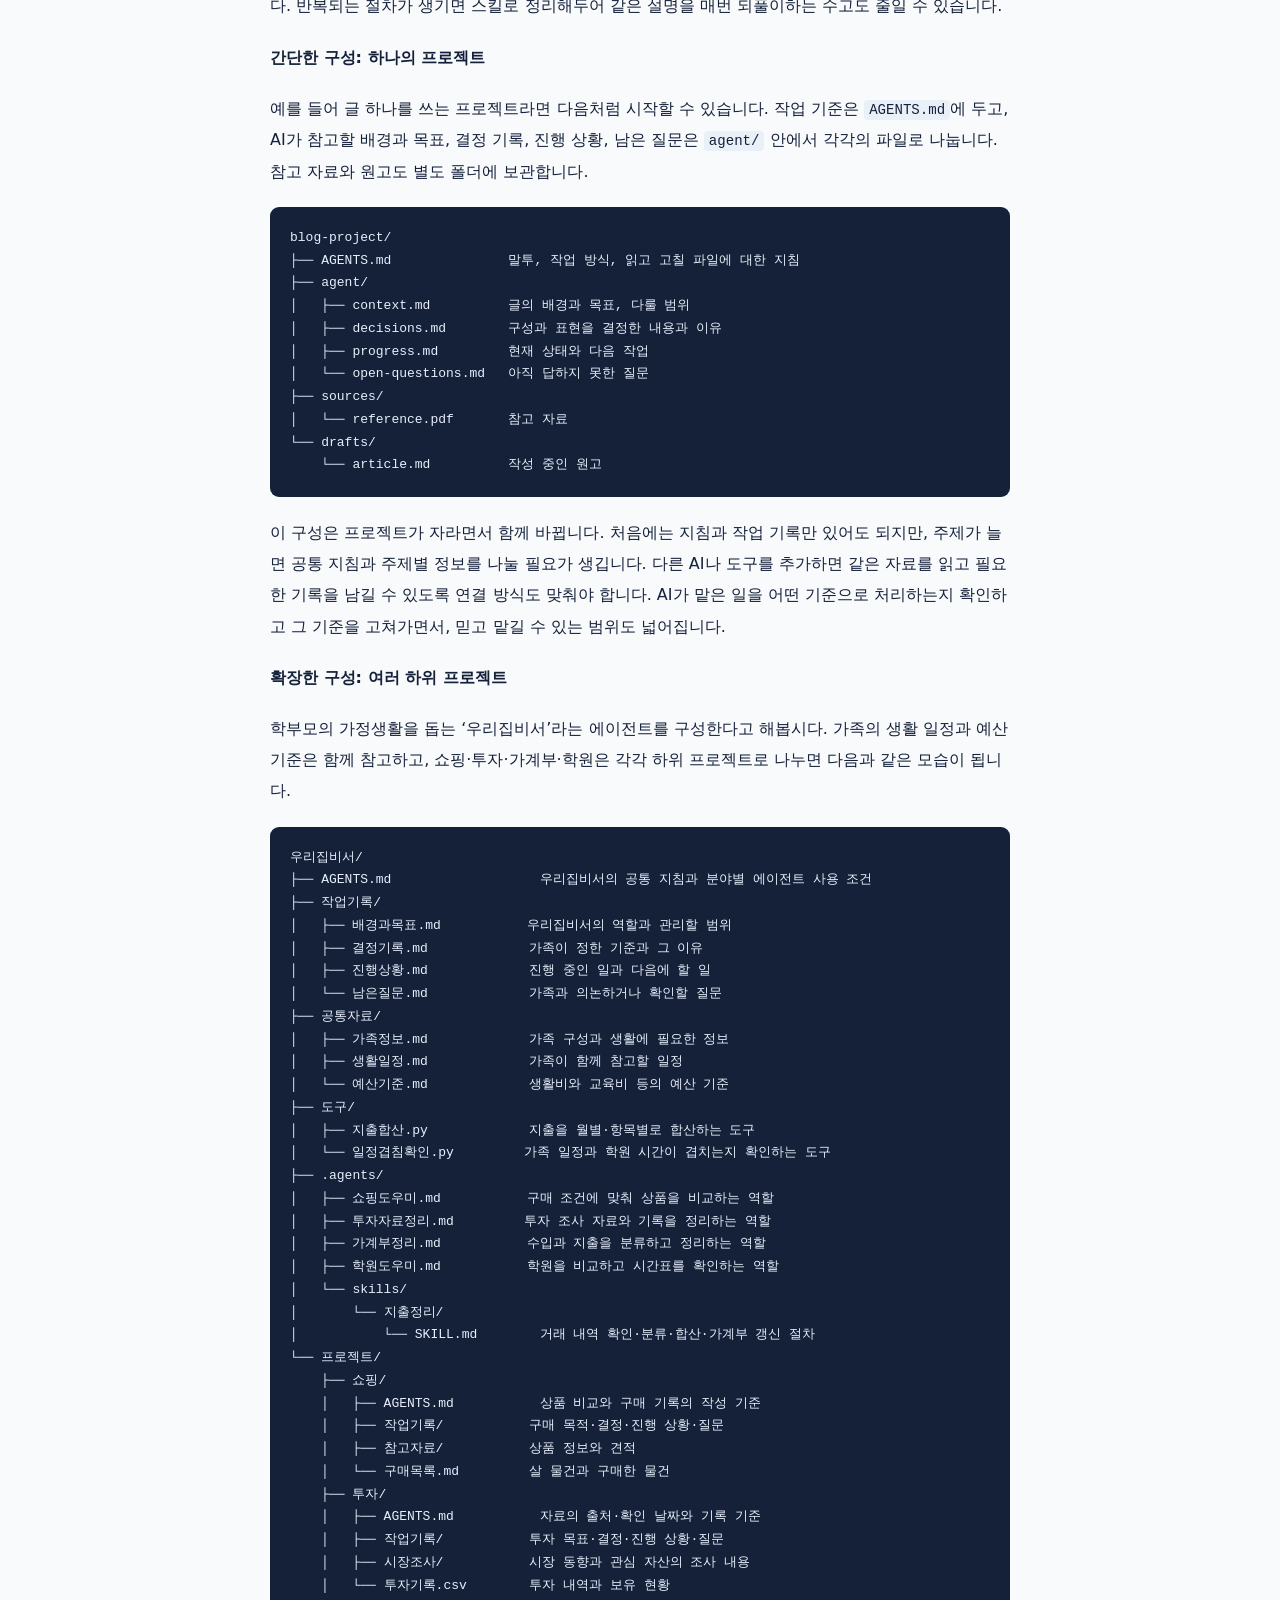
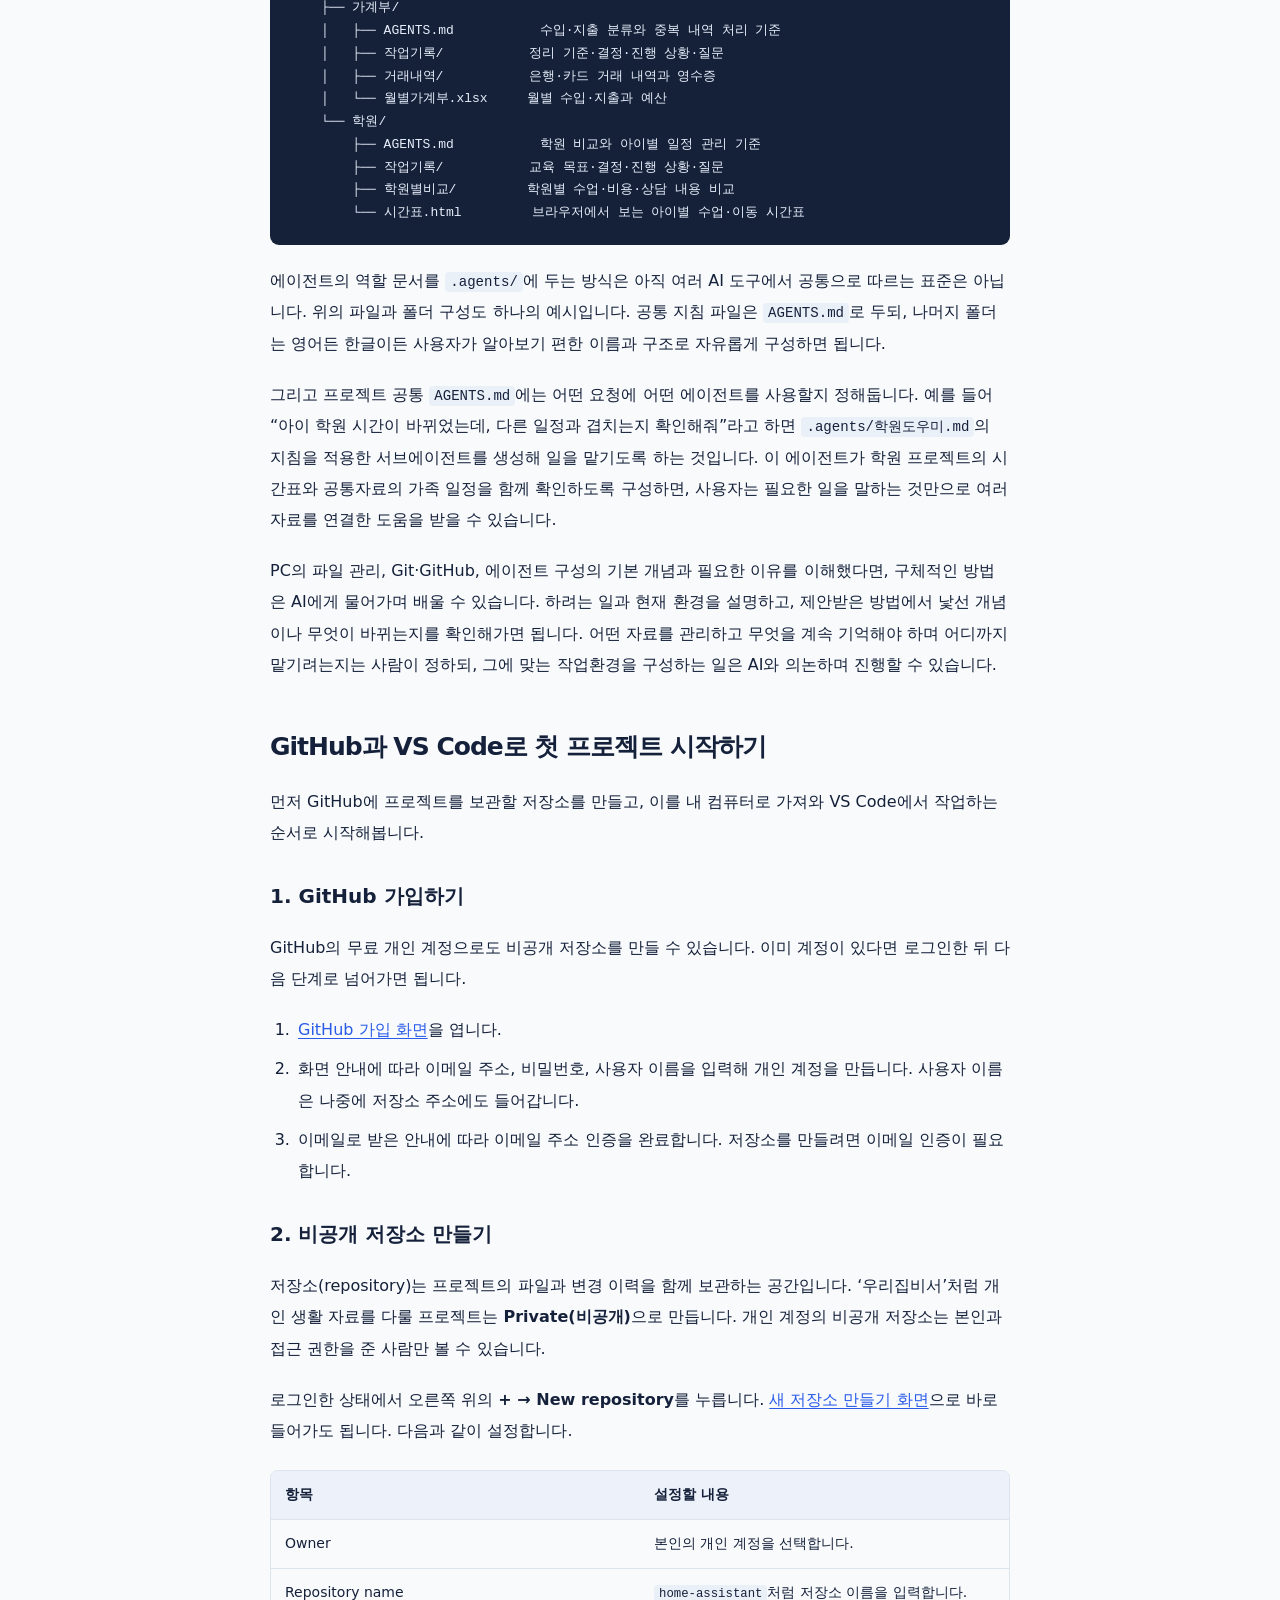
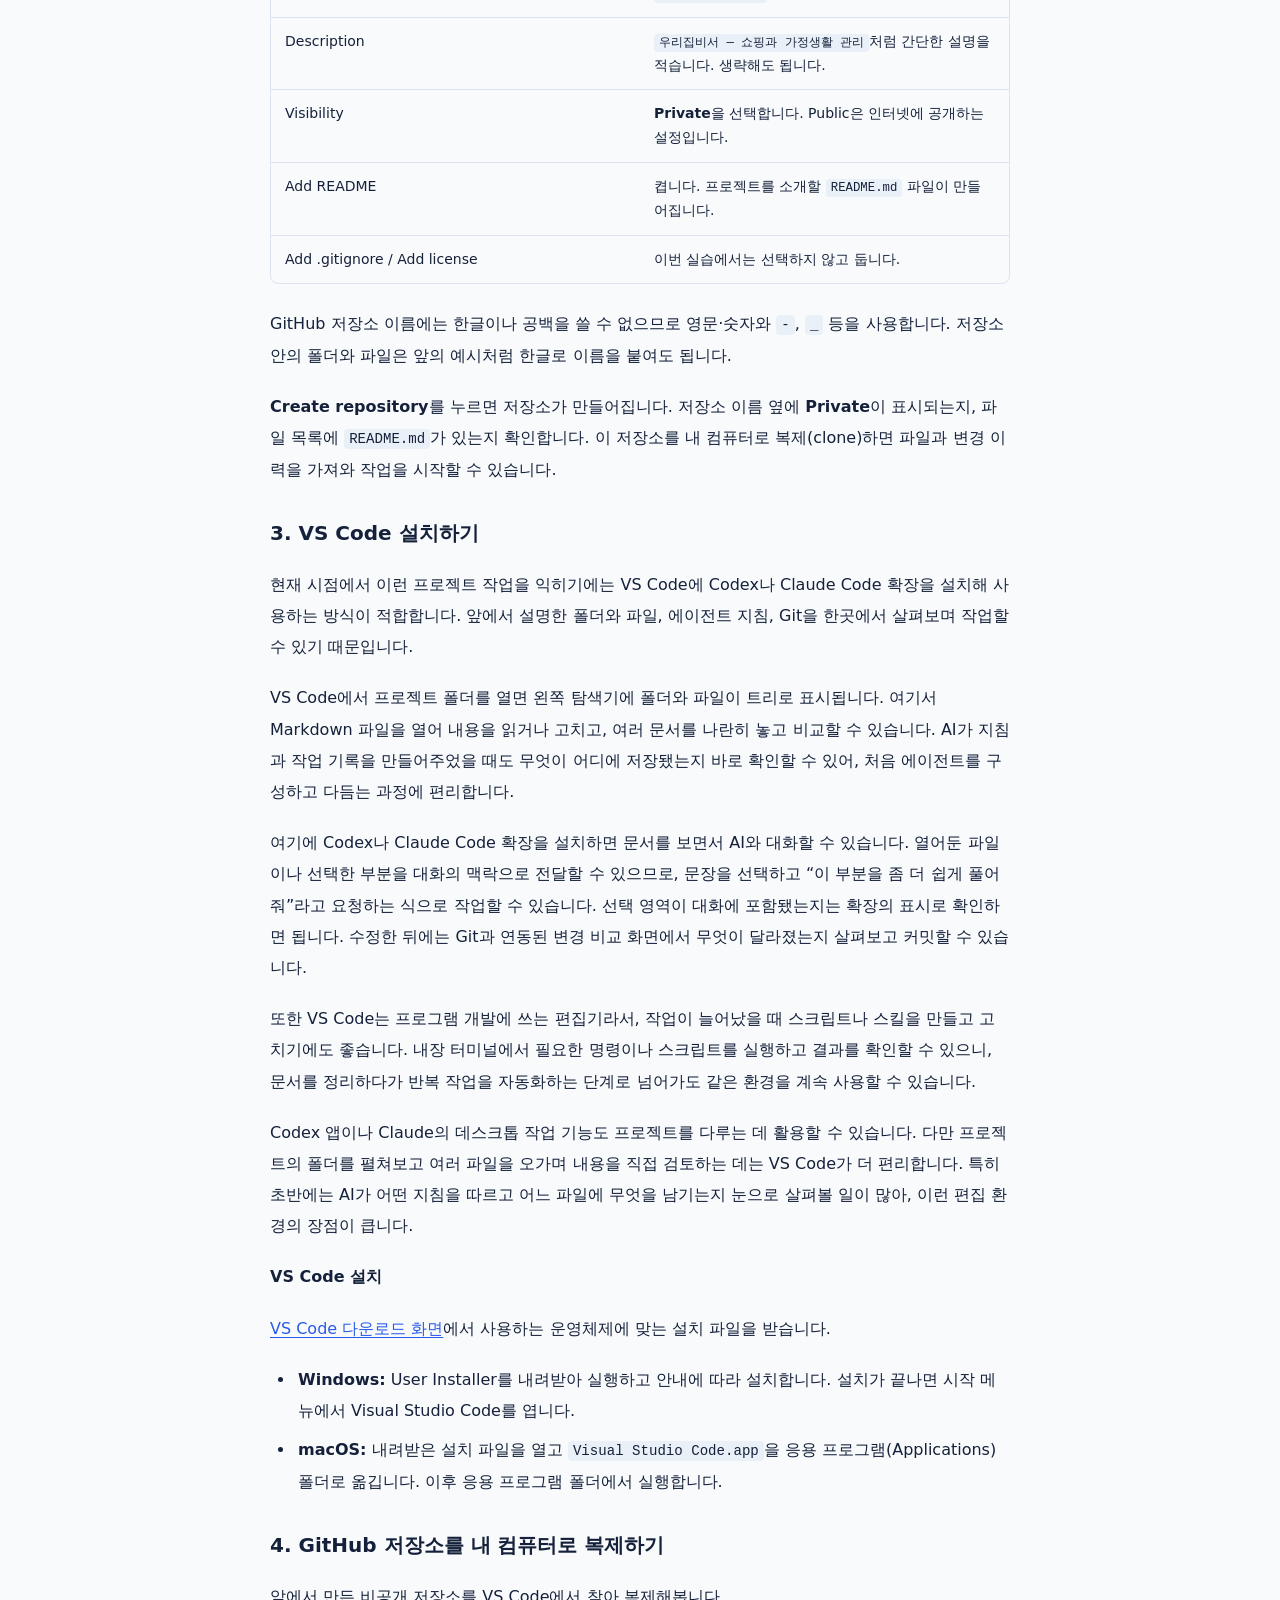
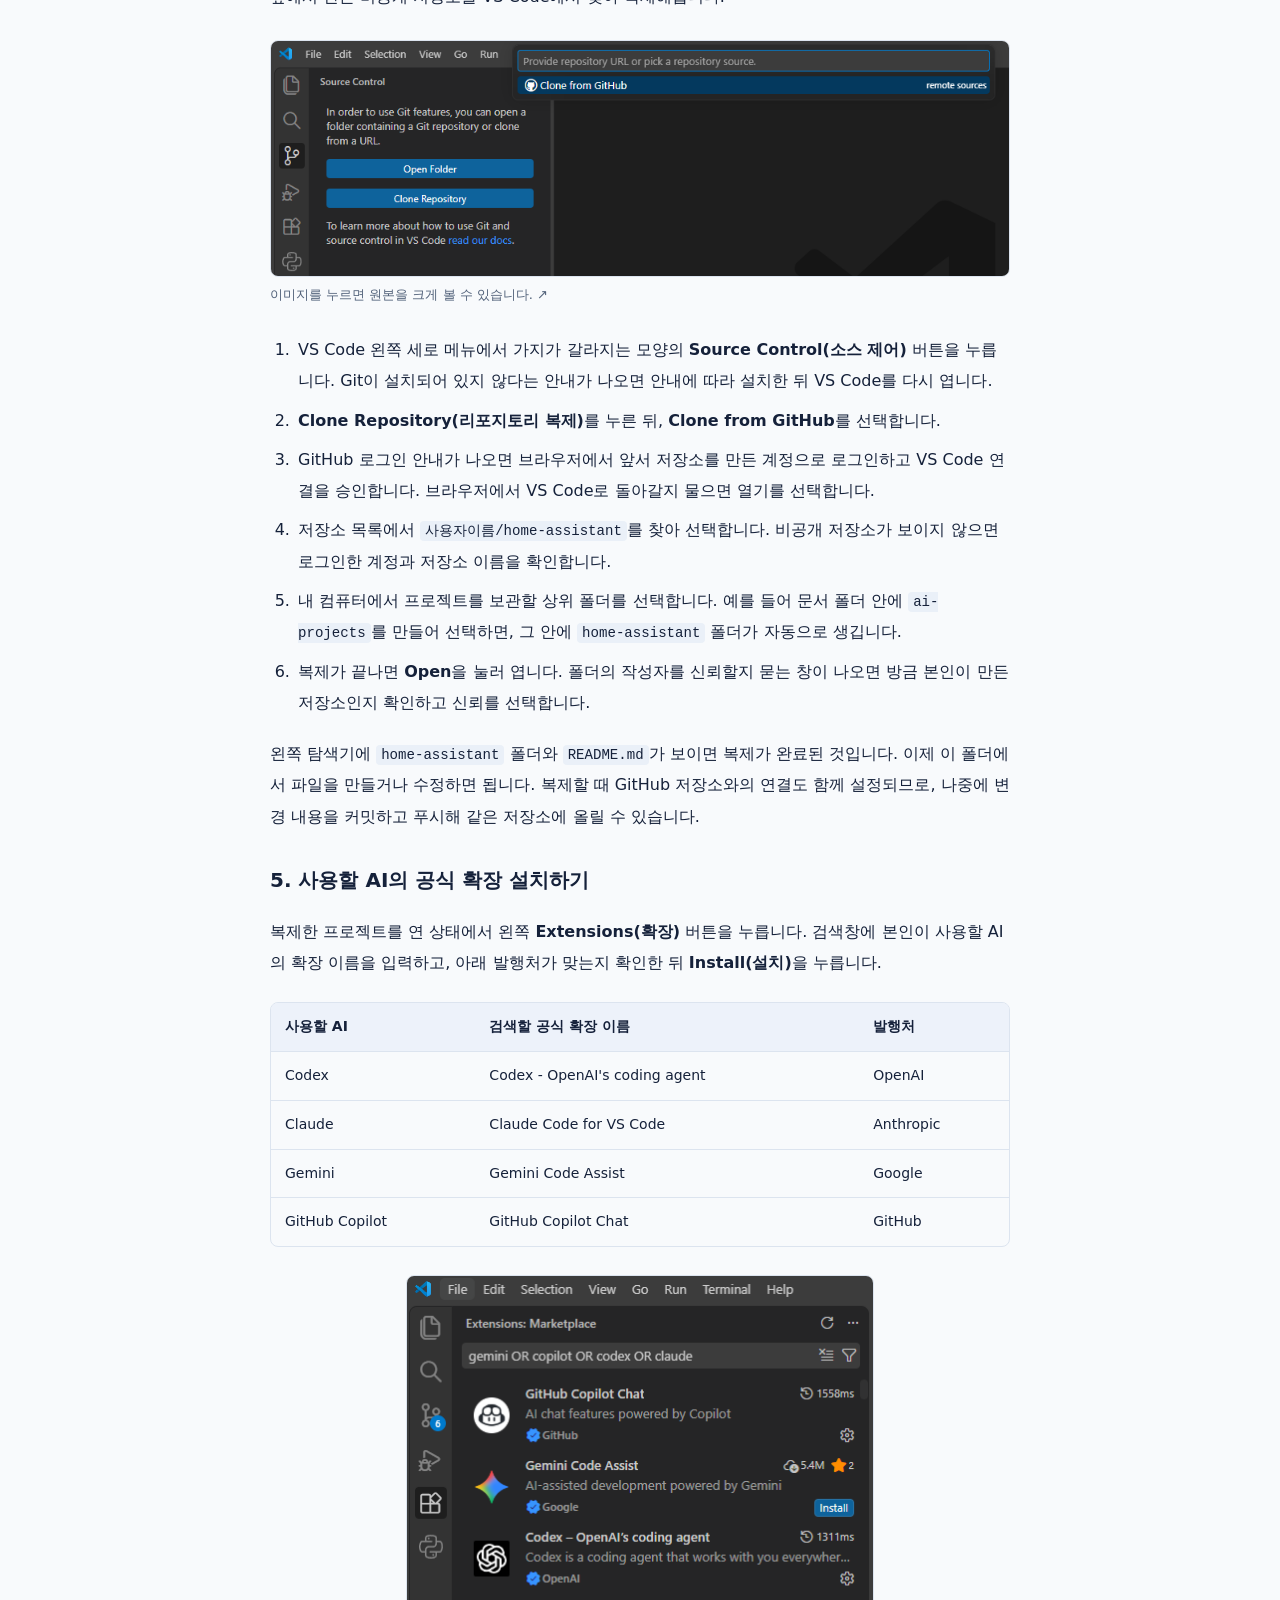
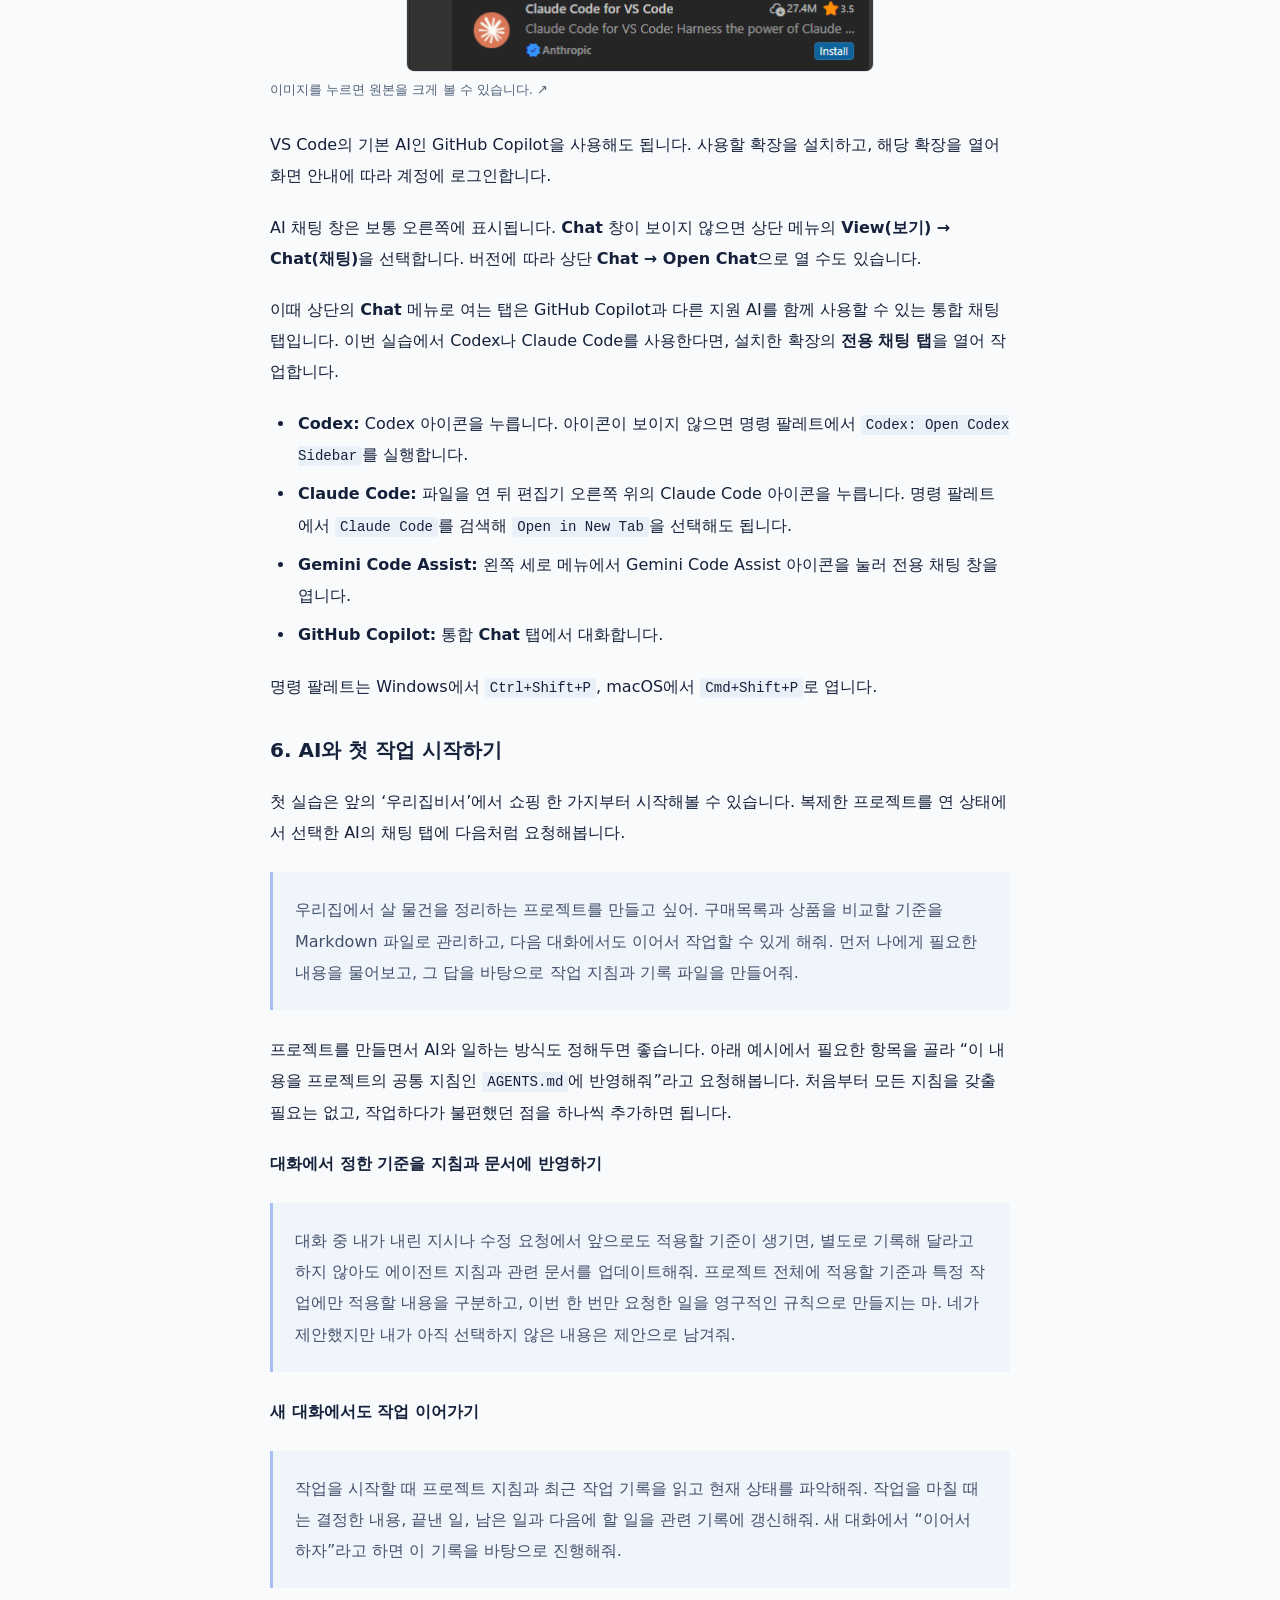
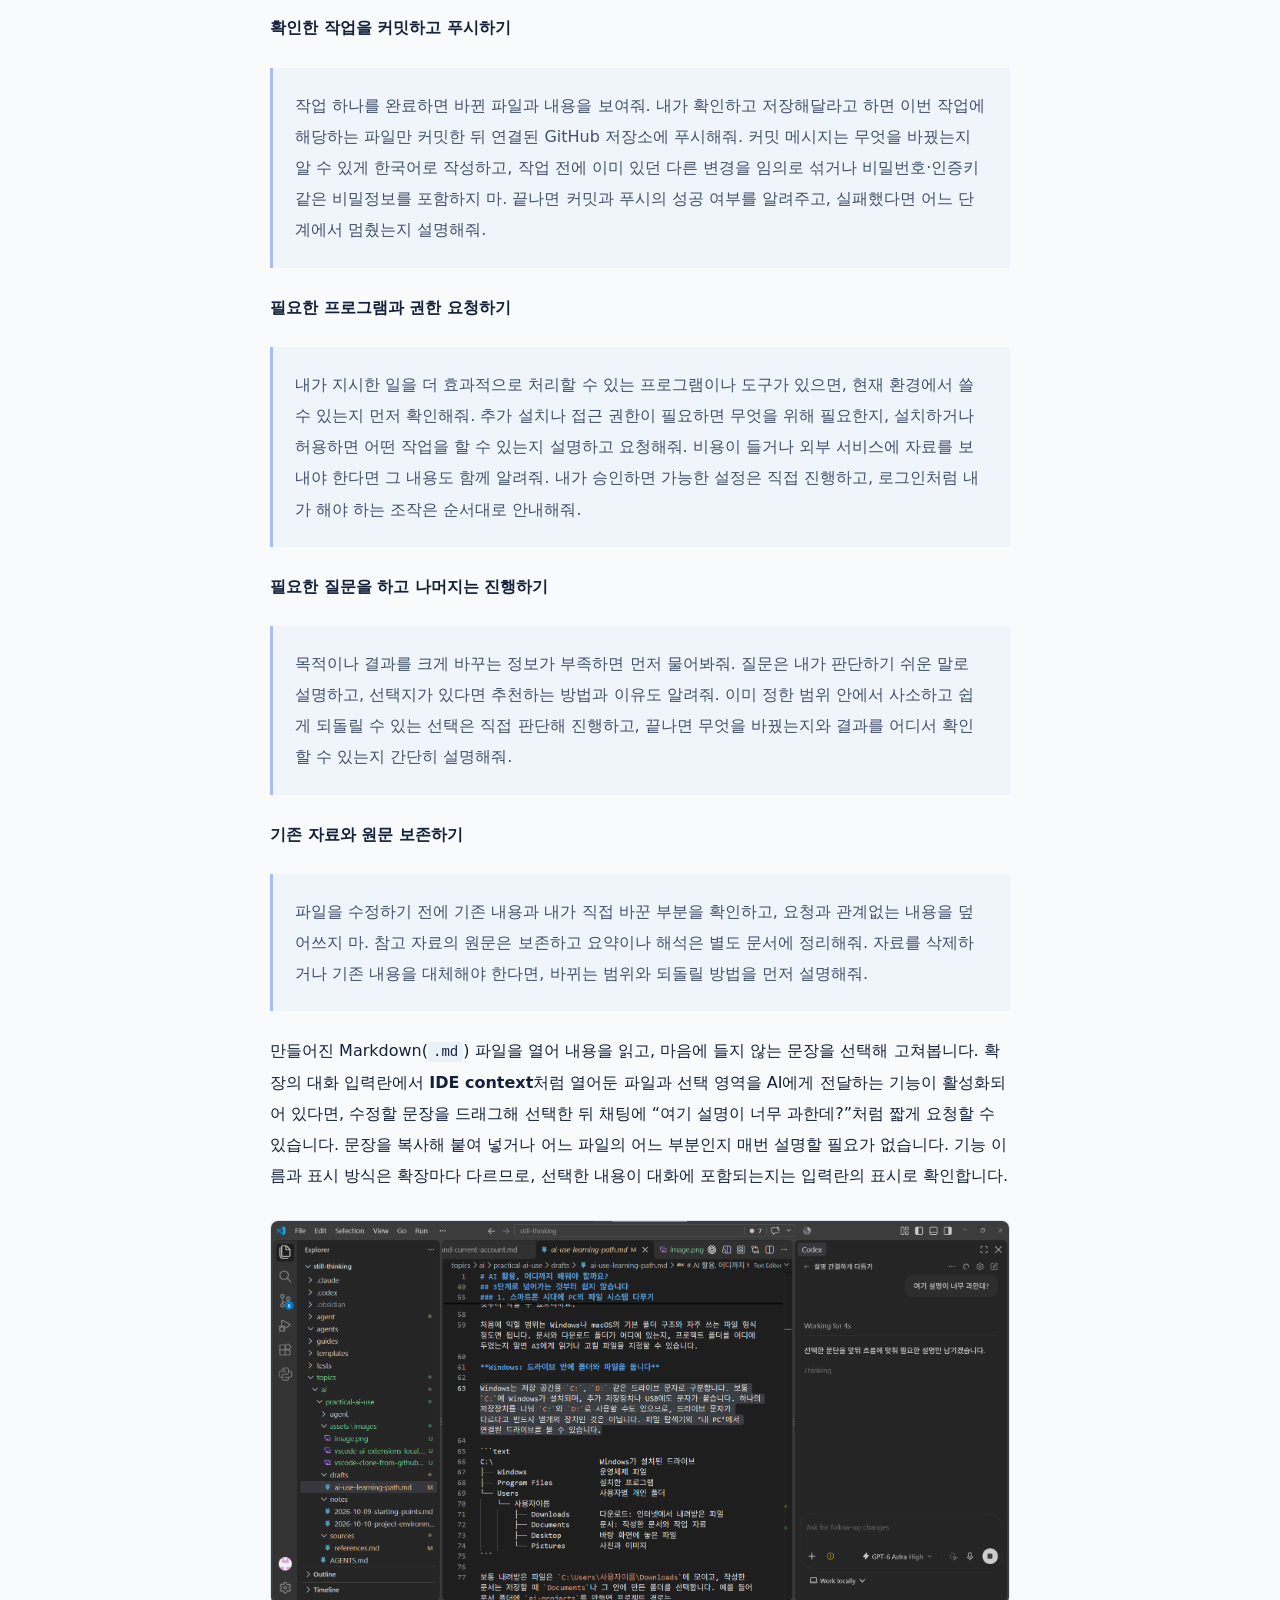
<file: blog/ai-use-learning-path/index.html>
<!doctype html>
<html lang="ko"><head><meta charset="utf-8"><meta name="viewport" content="width=device-width,initial-scale=1"><title>AI 활용, 어디까지 배워야 할까요? · Still Thinking.log</title><meta name="description" content="파일·Git·에이전트의 기초부터 첫 프로젝트까지."><link rel="icon" href="../../assets/logo.png"><link rel="stylesheet" href="../../assets/site.css"><link rel="stylesheet" href="../../assets/blog.css"></head>
<body class="article-page"><a class="skip" href="#main">본문으로 건너뛰기</a><div class="page blog-page">
<nav class="site-nav" aria-label="사이트 탐색"><a href="../../index.html#projects">프로젝트</a><a href="../../index.html#blog" aria-current="page">블로그</a><a href="../../index.html#history/all">History</a></nav>
<main id="main" tabindex="-1"><a class="back-link" href="../../index.html#blog">← 블로그 목록</a><article class="blog-article"><header class="article-header"><p class="eyebrow">BLOG · AI 활용</p><h1>AI 활용, 어디까지 배워야 할까요?</h1><div class="article-dates" aria-label="최초 작성일 2026.10.09, 마지막 수정일 2026.10.10"><time datetime="2026-10-09">2026.10.09</time> ~ <time datetime="2026-10-10">2026.10.10</time></div></header><details class="article-toc" id="article-toc"><summary>목차</summary><ol><li><a href="#ai">AI 활용의 여섯 단계</a></li><li><a href="#section">프로젝트를 웹채팅으로 관리할 때 생기는 문제</a></li><li><a href="#section-1">3단계로 넘어가는 것부터 쉽지 않습니다</a><ol><li><a href="#pc">1. 스마트폰 시대에 PC의 파일 시스템 다루기</a></li><li><a href="#git-github">2. 개발자가 쓰는 Git과 GitHub 사용하기</a></li><li><a href="#ai-1">3. 나와 함께 일할 AI 에이전트 구성하기</a></li></ol></li><li><a href="#github-vs-code">GitHub과 VS Code로 첫 프로젝트 시작하기</a><ol><li><a href="#github">1. GitHub 가입하기</a></li><li><a href="#section-2">2. 비공개 저장소 만들기</a></li><li><a href="#vs-code">3. VS Code 설치하기</a></li><li><a href="#github-1">4. GitHub 저장소를 내 컴퓨터로 복제하기</a></li><li><a href="#ai-2">5. 사용할 AI의 공식 확장 설치하기</a></li><li><a href="#ai-3">6. AI와 첫 작업 시작하기</a></li><li><a href="#github-2">7. 작업을 GitHub에 올리고 확인하기</a></li></ol></li><li><a href="#ai-4">다른 AI와 앱으로도 작업 이어가기</a></li></ol></details><div class="prose"><p>AI 활용을 배운다면 내 일을 맡기고, 그 결과를 다음 작업에도 이어 쓸 수 있는 정도까지는 익혀야 합니다. 처음에는 궁금한 것을 묻거나 문서 하나를 만들어보겠지만, 계속 쓰다 보면 맡기고 싶은 일도 늘어날 테니까요.</p>
<h2 id="ai">AI 활용의 여섯 단계</h2>
<p>AI와 함께 다룰 수 있는 일의 범위를 기준으로 나눠봤습니다.</p>
<div class="table-scroll" role="region" aria-label="본문 표" tabindex="0"><table class="table-compact">
<thead>
<tr>
<th>단계</th>
<th>할 수 있는 일</th>
</tr>
</thead>
<tbody>
<tr>
<td>1. 질문하고 답변 활용하기</td>
<td>상황과 조건을 설명하고, 답을 확인하며 필요한 정보를 얻습니다.</td>
</tr>
<tr>
<td>2. 하나의 작업 완성하기</td>
<td>자료를 주고 수정을 거쳐 실제로 쓸 문서나 결과물을 만듭니다.</td>
</tr>
<tr>
<td>3. 프로젝트로 축적하고 이어가기</td>
<td>목표, 자료, 지침과 진행 상태를 정리해 같은 주제의 일을 계속 이어갑니다.</td>
</tr>
<tr>
<td>4. 반복 작업을 절차로 만들기</td>
<td>에이전트의 역할을 정하고, 자주 하는 일을 스킬로 만들어 재사용합니다.</td>
</tr>
<tr>
<td>5. 여러 작업을 연결해 운영하기</td>
<td>수집·분석·작성·검토를 연결하고, 중간에 실패하면 고쳐서 재개합니다.</td>
</tr>
<tr>
<td>6. 목표와 기준으로 작업을 위임하기</td>
<td>목표와 제약을 주고 계획 수립까지 맡기며, 계획과 결과를 검토합니다.</td>
</tr>
</tbody>
</table></div>
<p>1~2단계는 출발점이고, 생활과 업무에 꾸준히 활용하려면 우선 3~4단계까지 익히는 것이 좋겠습니다. 이후 여러 작업을 연결하거나 계획까지 맡길 필요가 생기면 5~6단계로 넓혀가면 됩니다.</p>
<h2 id="section">프로젝트를 웹채팅으로 관리할 때 생기는 문제</h2>
<p>ChatGPT, Gemini, Claude 같은 서비스의 웹채팅은 시작하기 편합니다. 그런데 여러 주제로 대화를 나누다 보면 대화 목록이 길어지고, 전에 이야기한 내용을 찾기도 어려워집니다. 이때 ChatGPT의 프로젝트 같은 기능을 쓰면 주제별로 대화와 파일을 묶고, 함께 적용할 지침도 정해둘 수 있습니다.</p>
<p>처음에는 이렇게 묶어두는 것만으로도 한결 편하지만, 프로젝트와 그 안의 자료가 늘어나면 다시 정리가 어려워집니다. 관련 프로젝트들을 상위 주제로 묶거나, 프로젝트 안의 파일을 폴더 트리로 나눌 수 없다면 자료가 아무리 늘어도 한곳에 모아둘 수밖에 없기 때문입니다.</p>
<p>예를 들어 글을 여러 편 쓰다 보면, 글쓰기 프로젝트들을 한데 묶고 각 프로젝트 안에서는 참고 원문과 조사 메모, 작성 지침, 원고를 나눠두고 싶어집니다. 그런데 폴더로 나눌 수 없는 환경에서는 파일 이름이나 대화 제목에 표시해서 구분해야 합니다. 여기에 글을 고치며 새로 정한 작성 기준을 다음 글에도 적용하려면, 여러 프로젝트에서 함께 쓸 지침을 어디에 둘지도 고민하게 됩니다.</p>
<p>또 원고와 지침을 여러 번 고치다 보면 일부 수정을 되돌리고 싶을 때도 있습니다. 이전 답변이 대화에 남아 있어도 어느 시점에 어떤 파일을 고쳤는지 바로 알기는 어려워서, 수정 전후를 하나씩 비교하며 되돌릴 부분과 남길 부분을 골라야 합니다.</p>
<p>그러다 다른 AI도 써보고 싶어지면, 이번에는 그동안 쌓인 대화와 설정이 발목을 잡습니다. 새 AI에게는 내가 원하는 말투와 작업 방식을 다시 알려줘야 합니다. 기존 AI와 나눈 대화 일부나 파일을 건네줘도 그동안 어떤 이야기를 해왔는지 충분히 알지 못하니, 처음부터 다시 설명하며 작업하는 느낌이 듭니다.</p>
<p>따라서 앞서 말한 3단계, 즉 자료와 작업 내용을 프로젝트로 쌓아가며 계속 이어가는 수준에 이르려면 다음 세 가지를 갖추는 방법을 배워야 합니다.</p>
<ol>
<li><p><strong>복잡한 정보를 정리할 수 있어야 합니다.</strong></p>
<ul>
<li>대화와 첨부파일에 흩어진 내용을 문서나 표처럼 용도에 맞는 파일로 정리합니다.</li>
<li>파일을 트리 구조의 폴더에 나누어 담아, 큰 주제부터 세부 내용까지 여러 계층으로 정리합니다.</li>
</ul>
</li>
<li><p><strong>작업 내용을 안전하게 관리할 수 있어야 합니다.</strong></p>
<ul>
<li>Git으로 변경 내용을 확인하고 이력을 기록해, 잘못된 수정을 되돌릴 수 있도록 합니다.</li>
<li>GitHub를 이용해 파일과 변경 이력을 클라우드에도 보관합니다. 내 컴퓨터가 고장 나거나 자료가 사라져도, 올려둔 내용을 다시 내려받을 수 있습니다.</li>
</ul>
</li>
<li><p><strong>특정 AI에 종속되지 않아야 합니다.</strong></p>
<ul>
<li>다른 AI도 작업을 이어갈 수 있도록 자료와 지침, 스킬, 작업 이력, 원하는 대화 스타일까지 파일로 남겨둡니다.</li>
<li>이 파일들을 함께 활용해, 사용하던 AI를 바꾸거나 여러 AI를 함께 쓸 수 있는 작업환경을 구성합니다.</li>
</ul>
</li>
</ol>
<h2 id="section-1">3단계로 넘어가는 것부터 쉽지 않습니다</h2>
<p>웹채팅 서비스에도 파일 작업과 프로젝트별 지침처럼 프로젝트를 이어가는 데 필요한 기능이 늘고 있습니다. 그래도 앞의 세 가지를 직접 관리하려면 PC의 파일 시스템, Git·GitHub, 나에게 맞는 에이전트 구성법까지 배워야 합니다. AI를 활용하려는 것뿐인데 준비할 것이 과해 보일 수 있고, 실제로 쉽게 익힐 수 있는 내용만 있는 것도 아닙니다.</p>
<p>그럼에도 이런 환경을 갖추면 프로젝트에서 다루는 주제가 다양해지고 자료가 늘어나도 AI와 함께 꾸준히 정리하며 일을 이어갈 수 있습니다. 오랫동안 진행한 프로젝트도 지난 기록을 바탕으로 무엇을 왜 결정했는지 돌아보고, 달라진 상황에 맞게 계획과 자료를 다시 정리할 수 있습니다. 이렇게 여러 작업에서 쌓은 기록을 연결해 다음 작업에 활용하면서, 프로젝트와 나의 생각을 함께 발전시켜갈 수 있습니다.</p>
<h3 id="pc">1. 스마트폰 시대에 PC의 파일 시스템 다루기</h3>
<p>스마트폰 위주로 기기를 써왔다면 PC에서 파일을 관리하는 일부터 낯설 수 있습니다. 앱 안에서 자료를 열어보는 데는 익숙해도 드라이브, 폴더, 파일의 위치를 나타내는 경로(path)를 모르면, 내려받은 파일이 어디에 저장됐는지 찾는 것부터 막힐 수 있으니까요.</p>
<p>처음에 익힐 범위는 Windows나 macOS의 기본 폴더 구조와 자주 쓰는 파일 형식 정도면 됩니다. 문서와 다운로드 폴더가 어디에 있는지, 프로젝트 폴더를 어디에 두었는지 알면 AI에게 읽거나 고칠 파일을 지정할 수 있습니다.</p>
<p><strong>Windows: 드라이브 안에 폴더와 파일을 둡니다</strong></p>
<p>Windows는 저장 공간을 <code>C:</code>, <code>D:</code> 같은 드라이브 문자로 구분하고, 그 안에 폴더와 파일을 둡니다.</p>
<pre><code class="language-text">C:\                         Windows가 설치된 드라이브
├── Windows                 운영체제 파일
├── Program Files           설치한 프로그램
└── Users                   사용자별 개인 폴더
    └── 사용자이름
        ├── Downloads       다운로드: 인터넷에서 내려받은 파일
        ├── Documents       문서: 작성한 문서와 작업 자료
        ├── Desktop         바탕 화면에 놓은 파일
        └── Pictures        사진과 이미지
</code></pre>
<p>보통 내려받은 파일은 <code>C:\Users\사용자이름\Downloads</code>에 모이고, 작성한 문서는 저장할 때 <code>Documents</code>나 그 안에 만든 폴더를 선택합니다. 예를 들어 문서 폴더에 <code>ai-projects</code>를 만들면 프로젝트 경로는 <code>C:\Users\사용자이름\Documents\ai-projects</code>가 됩니다.</p>
<p><strong>macOS: 사용자 홈 폴더에 개인 자료를 둡니다</strong></p>
<p>macOS는 <code>C:</code> 같은 드라이브 문자 대신 <code>/</code>에서 시작하는 경로를 사용합니다. 개인 자료는 보통 <code>/Users/사용자이름</code>에 해당하는 홈 폴더에 둡니다. Finder의 ‘이동 → 홈’에서 이 폴더를 열 수 있습니다.</p>
<pre><code class="language-text">/                           파일 시스템의 시작점
├── Applications            설치한 앱
├── System                  운영체제 파일
├── Library                 여러 사용자가 함께 쓰는 앱 지원 파일
└── Users                   사용자별 홈 폴더
    └── 사용자이름
        ├── Downloads       다운로드: 인터넷에서 내려받은 파일
        ├── Documents       문서: 작성한 문서와 작업 자료
        ├── Desktop         바탕 화면에 놓은 파일
        └── Pictures        사진과 이미지
</code></pre>
<p>보통 내려받은 파일은 <code>/Users/사용자이름/Downloads</code>에 모이고, 작성한 문서는 <code>Documents</code>나 그 안에 만든 폴더에 보관합니다. 같은 방식으로 <code>ai-projects</code>를 만들면 <code>/Users/사용자이름/Documents/ai-projects</code>가 됩니다. 경로에서 <code>~</code>는 내 홈 폴더를 뜻하므로 <code>~/Documents</code>라고 줄여 쓰기도 합니다.</p>
<p>위 트리의 <code>사용자이름</code>은 각자의 계정 폴더 이름으로 바꿔 읽으면 됩니다. 화면에서는 <code>Documents</code>가 ‘문서’처럼 한국어로 표시될 수 있습니다. 다운로드 위치를 바꾸거나 OneDrive·iCloud의 문서 및 바탕 화면 동기화를 사용하면 실제 경로나 표시 위치가 달라질 수 있으니, AI에게 파일을 지정할 때는 현재 위치를 확인하면 됩니다.</p>
<p>파일 이름 끝의 <code>.md</code>, <code>.pdf</code> 같은 부분을 확장자라고 하며, 보통 파일 형식을 나타냅니다. 자주 접하는 형식은 아래 정도를 구분하면 작업을 시작하는 데 도움이 됩니다.</p>
<ul>
<li><code>.md</code>(Markdown): 지침이나 메모, 원고를 글로 정리하는 파일입니다. AI에게 작업 기준을 알려주거나, 대화에서 정한 내용과 다음에 할 일을 남겨 이후 작업에 활용합니다.</li>
<li><code>.txt</code>: 글자 위주로 내용을 저장하는 일반 텍스트 파일입니다.</li>
<li><code>.pdf</code>: 문서의 배치를 유지해 읽거나 인쇄하기 좋은 파일입니다. 보고서나 설명서에서 필요한 내용을 찾고 요약하도록 AI에게 참고 자료로 건넬 때 자주 씁니다.</li>
<li><code>.docx</code>, <code>.hwp</code>, <code>.hwpx</code>: Word나 한글에서 작성하고 편집하는 문서 파일입니다.</li>
<li><code>.xlsx</code>: Excel에서 표와 계산식, 차트 등을 다루는 스프레드시트 파일입니다. AI와 함께 가계부나 업무 현황표를 만들고, 계산식과 차트를 수정하는 데 활용합니다.</li>
<li><code>.csv</code>: 표의 데이터를 쉼표로 구분해 저장하는 텍스트 파일입니다. 지출 내역이나 설문 결과를 AI에게 분석하게 하거나, 여러 프로그램 사이에서 표 데이터를 옮길 때 활용합니다.</li>
<li><code>.pptx</code>: PowerPoint에서 작성하는 발표용 슬라이드 파일입니다.</li>
<li><code>.jpg</code>, <code>.png</code>, <code>.gif</code>: 사진이나 그림을 저장하는 이미지 파일입니다. PNG는 투명한 배경을, GIF는 간단한 애니메이션을 담을 수 있습니다.</li>
<li><code>.mp3</code>, <code>.wav</code>: 녹음이나 음악 등을 담는 오디오 파일입니다.</li>
<li><code>.mp4</code>, <code>.mov</code>: 영상과 소리 등을 담는 동영상 파일입니다.</li>
<li><code>.zip</code>: 여러 파일과 폴더를 묶어 압축한 파일입니다.</li>
<li><code>.html</code>: 브라우저에서 열어보는 웹 문서입니다. AI에게 자료를 한눈에 볼 수 있는 보고서나 간단한 도구 화면을 만들게 한 뒤, 브라우저에서 결과를 확인할 수 있습니다.</li>
<li><code>.json</code>, <code>.yaml</code>, <code>.yml</code>: 프로그램의 설정이나 구조화된 데이터를 저장할 때 쓰는 파일입니다.</li>
<li><code>.py</code>: Python으로 작성한 프로그램 파일입니다. 여러 파일의 이름을 바꾸거나 표 데이터를 반복해서 정리하는 일을 자동화할 때, AI에게 만들어달라고 요청할 수 있습니다.</li>
</ul>
<p>이 형식들은 하나의 작업에서도 함께 쓰입니다. 예를 들어 PDF 보고서의 수치를 CSV로 정리하고, 분석한 결과를 Markdown 메모로 남긴 뒤 HTML 보고서로 만들 수 있습니다. 같은 작업을 주기적으로 해야 한다면 Python 프로그램으로 반복 절차를 자동화할 수도 있습니다.</p>
<p>이 파일들을 직접 작성하는 데 능숙할 필요는 없습니다. AI가 만든 것이 어떤 용도의 파일이고 어디에 저장돼 있는지 이해하면, 내용을 확인하고 필요한 수정을 요청할 수 있습니다.</p>
<h3 id="git-github">2. 개발자가 쓰는 Git과 GitHub 사용하기</h3>
<p>Git은 개발자들이 소스코드의 변경 이력을 기록하고 함께 작업할 때 널리 쓰는 도구이며, GitHub는 그 저장소를 온라인에 보관하는 서비스입니다. 개인용 무료 요금제로도 공개·비공개 저장소를 사용할 수 있습니다. 많은 사람이 같은 코드를 고치는 개발 현장에서 쓰는 변경 추적과 복구 기능을, 개인의 문서와 AI 작업에도 가져다 쓰는 것입니다.</p>
<p>다만 여러 사람이 동시에 작업하는 상황까지 다루다 보니 기능이 많고 복잡합니다. 처음부터 전부 배우려 하면 부담스럽지만, 우선은 무엇을 하는 작업인지 이해할 수 있는 몇 가지 개념부터 익히면 됩니다.</p>
<ul>
<li><strong>commit:</strong> 선택한 변경을 하나의 기록으로 남기는 것입니다.</li>
<li><strong>push:</strong> 내 컴퓨터에 기록한 변경을 GitHub 같은 원격 저장소에 올리는 것입니다.</li>
<li><strong>branch:</strong> 기존 작업과 별도로 다른 수정 방향을 진행할 수 있도록 작업 흐름을 나누는 것입니다.</li>
</ul>
<p>이 밖에도 언제 무엇을 어떻게 바꿨는지 이력을 살펴보고, 기록해둔 과거의 파일 내용을 확인하거나, 잘못된 수정을 되돌리는 기능이 있습니다. 여러 브랜치에서 서로 다른 방향으로 시도한 뒤 필요한 변경을 다시 합칠 수도 있습니다.</p>
<p>이런 기능을 쓰기 위해 각각의 명령어와 옵션을 모두 배워서 외울 필요는 없습니다. AI에게 “이 문서가 언제 어떻게 바뀌었는지 보여줘”, “지난번에 기록한 내용과 비교해줘”, “방금 수정한 부분을 되돌려줘”, “다른 방향으로 고친 내용 중 이 부분을 합쳐줘”처럼 원하는 작업을 설명하고, 알맞은 명령을 골라 실행하게 할 수 있습니다.</p>
<h3 id="ai-1">3. 나와 함께 일할 AI 에이전트 구성하기</h3>
<p>웹채팅 서비스는 메모리와 과거 대화 참조 기능으로 사용자의 취향과 작업 맥락을 이어가기도 합니다. 파일 기반으로 작업할 때는 필요한 맥락과 기준을 직접 관리할 수 있습니다. 원하는 말투와 지시를 처리하는 방식, 참고할 자료와 작업 범위를 파일로 정리해 AI가 작업할 때 참고하도록 합니다. 이렇게 기존 AI가 내가 정한 기준에 따라 함께 일하도록 구성하는 것이 나만의 에이전트를 만드는 일입니다.</p>
<p>기본 동작 지침은 <code>AGENTS.md</code> 같은 파일에 정리할 수 있습니다. 이후에는 사람이 직접 다루는 원고와 자료, AI가 작업하며 갱신할 진행 상황과 결정 기록을 구분하고, 어떤 파일을 언제 읽고 고칠지 알려줍니다. 반복되는 절차가 생기면 스킬로 정리해두어 같은 설명을 매번 되풀이하는 수고도 줄일 수 있습니다.</p>
<p><strong>간단한 구성: 하나의 프로젝트</strong></p>
<p>예를 들어 글 하나를 쓰는 프로젝트라면 다음처럼 시작할 수 있습니다. 작업 기준은 <code>AGENTS.md</code>에 두고, AI가 참고할 배경과 목표, 결정 기록, 진행 상황, 남은 질문은 <code>agent/</code> 안에서 각각의 파일로 나눕니다. 참고 자료와 원고도 별도 폴더에 보관합니다.</p>
<pre><code class="language-text">blog-project/
├── AGENTS.md               말투, 작업 방식, 읽고 고칠 파일에 대한 지침
├── agent/
│   ├── context.md          글의 배경과 목표, 다룰 범위
│   ├── decisions.md        구성과 표현을 결정한 내용과 이유
│   ├── progress.md         현재 상태와 다음 작업
│   └── open-questions.md   아직 답하지 못한 질문
├── sources/
│   └── reference.pdf       참고 자료
└── drafts/
    └── article.md          작성 중인 원고
</code></pre>
<p>이 구성은 프로젝트가 자라면서 함께 바뀝니다. 처음에는 지침과 작업 기록만 있어도 되지만, 주제가 늘면 공통 지침과 주제별 정보를 나눌 필요가 생깁니다. 다른 AI나 도구를 추가하면 같은 자료를 읽고 필요한 기록을 남길 수 있도록 연결 방식도 맞춰야 합니다. AI가 맡은 일을 어떤 기준으로 처리하는지 확인하고 그 기준을 고쳐가면서, 믿고 맡길 수 있는 범위도 넓어집니다.</p>
<p><strong>확장한 구성: 여러 하위 프로젝트</strong></p>
<p>학부모의 가정생활을 돕는 ‘우리집비서’라는 에이전트를 구성한다고 해봅시다. 가족의 생활 일정과 예산 기준은 함께 참고하고, 쇼핑·투자·가계부·학원은 각각 하위 프로젝트로 나누면 다음과 같은 모습이 됩니다.</p>
<pre><code class="language-text">우리집비서/
├── AGENTS.md                   우리집비서의 공통 지침과 분야별 에이전트 사용 조건
├── 작업기록/
│   ├── 배경과목표.md           우리집비서의 역할과 관리할 범위
│   ├── 결정기록.md             가족이 정한 기준과 그 이유
│   ├── 진행상황.md             진행 중인 일과 다음에 할 일
│   └── 남은질문.md             가족과 의논하거나 확인할 질문
├── 공통자료/
│   ├── 가족정보.md             가족 구성과 생활에 필요한 정보
│   ├── 생활일정.md             가족이 함께 참고할 일정
│   └── 예산기준.md             생활비와 교육비 등의 예산 기준
├── 도구/
│   ├── 지출합산.py             지출을 월별·항목별로 합산하는 도구
│   └── 일정겹침확인.py         가족 일정과 학원 시간이 겹치는지 확인하는 도구
├── .agents/
│   ├── 쇼핑도우미.md           구매 조건에 맞춰 상품을 비교하는 역할
│   ├── 투자자료정리.md         투자 조사 자료와 기록을 정리하는 역할
│   ├── 가계부정리.md           수입과 지출을 분류하고 정리하는 역할
│   ├── 학원도우미.md           학원을 비교하고 시간표를 확인하는 역할
│   └── skills/
│       └── 지출정리/
│           └── SKILL.md        거래 내역 확인·분류·합산·가계부 갱신 절차
└── 프로젝트/
    ├── 쇼핑/
    │   ├── AGENTS.md           상품 비교와 구매 기록의 작성 기준
    │   ├── 작업기록/           구매 목적·결정·진행 상황·질문
    │   ├── 참고자료/           상품 정보와 견적
    │   └── 구매목록.md         살 물건과 구매한 물건
    ├── 투자/
    │   ├── AGENTS.md           자료의 출처·확인 날짜와 기록 기준
    │   ├── 작업기록/           투자 목표·결정·진행 상황·질문
    │   ├── 시장조사/           시장 동향과 관심 자산의 조사 내용
    │   └── 투자기록.csv        투자 내역과 보유 현황
    ├── 가계부/
    │   ├── AGENTS.md           수입·지출 분류와 중복 내역 처리 기준
    │   ├── 작업기록/           정리 기준·결정·진행 상황·질문
    │   ├── 거래내역/           은행·카드 거래 내역과 영수증
    │   └── 월별가계부.xlsx     월별 수입·지출과 예산
    └── 학원/
        ├── AGENTS.md           학원 비교와 아이별 일정 관리 기준
        ├── 작업기록/           교육 목표·결정·진행 상황·질문
        ├── 학원별비교/         학원별 수업·비용·상담 내용 비교
        └── 시간표.html         브라우저에서 보는 아이별 수업·이동 시간표
</code></pre>
<p>에이전트의 역할 문서를 <code>.agents/</code>에 두는 방식은 아직 여러 AI 도구에서 공통으로 따르는 표준은 아닙니다. 위의 파일과 폴더 구성도 하나의 예시입니다. 공통 지침 파일은 <code>AGENTS.md</code>로 두되, 나머지 폴더는 영어든 한글이든 사용자가 알아보기 편한 이름과 구조로 자유롭게 구성하면 됩니다.</p>
<p>그리고 프로젝트 공통 <code>AGENTS.md</code>에는 어떤 요청에 어떤 에이전트를 사용할지 정해둡니다. 예를 들어 “아이 학원 시간이 바뀌었는데, 다른 일정과 겹치는지 확인해줘”라고 하면 <code>.agents/학원도우미.md</code>의 지침을 적용한 서브에이전트를 생성해 일을 맡기도록 하는 것입니다. 이 에이전트가 학원 프로젝트의 시간표와 공통자료의 가족 일정을 함께 확인하도록 구성하면, 사용자는 필요한 일을 말하는 것만으로 여러 자료를 연결한 도움을 받을 수 있습니다.</p>
<p>PC의 파일 관리, Git·GitHub, 에이전트 구성의 기본 개념과 필요한 이유를 이해했다면, 구체적인 방법은 AI에게 물어가며 배울 수 있습니다. 하려는 일과 현재 환경을 설명하고, 제안받은 방법에서 낯선 개념이나 무엇이 바뀌는지를 확인해가면 됩니다. 어떤 자료를 관리하고 무엇을 계속 기억해야 하며 어디까지 맡기려는지는 사람이 정하되, 그에 맞는 작업환경을 구성하는 일은 AI와 의논하며 진행할 수 있습니다.</p>
<h2 id="github-vs-code">GitHub과 VS Code로 첫 프로젝트 시작하기</h2>
<p>먼저 GitHub에 프로젝트를 보관할 저장소를 만들고, 이를 내 컴퓨터로 가져와 VS Code에서 작업하는 순서로 시작해봅니다.</p>
<h3 id="github">1. GitHub 가입하기</h3>
<p>GitHub의 무료 개인 계정으로도 비공개 저장소를 만들 수 있습니다. 이미 계정이 있다면 로그인한 뒤 다음 단계로 넘어가면 됩니다.</p>
<ol>
<li><a href="https://github.com/signup">GitHub 가입 화면</a>을 엽니다.</li>
<li>화면 안내에 따라 이메일 주소, 비밀번호, 사용자 이름을 입력해 개인 계정을 만듭니다. 사용자 이름은 나중에 저장소 주소에도 들어갑니다.</li>
<li>이메일로 받은 안내에 따라 이메일 주소 인증을 완료합니다. 저장소를 만들려면 이메일 인증이 필요합니다.</li>
</ol>
<h3 id="section-2">2. 비공개 저장소 만들기</h3>
<p>저장소(repository)는 프로젝트의 파일과 변경 이력을 함께 보관하는 공간입니다. ‘우리집비서’처럼 개인 생활 자료를 다룰 프로젝트는 <strong>Private(비공개)</strong>으로 만듭니다. 개인 계정의 비공개 저장소는 본인과 접근 권한을 준 사람만 볼 수 있습니다.</p>
<p>로그인한 상태에서 오른쪽 위의 <strong>+ → New repository</strong>를 누릅니다. <a href="https://github.com/new">새 저장소 만들기 화면</a>으로 바로 들어가도 됩니다. 다음과 같이 설정합니다.</p>
<div class="table-scroll" role="region" aria-label="본문 표" tabindex="0"><table class="table-compact">
<thead>
<tr>
<th>항목</th>
<th>설정할 내용</th>
</tr>
</thead>
<tbody>
<tr>
<td>Owner</td>
<td>본인의 개인 계정을 선택합니다.</td>
</tr>
<tr>
<td>Repository name</td>
<td><code>home-assistant</code>처럼 저장소 이름을 입력합니다.</td>
</tr>
<tr>
<td>Description</td>
<td><code>우리집비서 — 쇼핑과 가정생활 관리</code>처럼 간단한 설명을 적습니다. 생략해도 됩니다.</td>
</tr>
<tr>
<td>Visibility</td>
<td><strong>Private</strong>을 선택합니다. Public은 인터넷에 공개하는 설정입니다.</td>
</tr>
<tr>
<td>Add README</td>
<td>켭니다. 프로젝트를 소개할 <code>README.md</code> 파일이 만들어집니다.</td>
</tr>
<tr>
<td>Add .gitignore / Add license</td>
<td>이번 실습에서는 선택하지 않고 둡니다.</td>
</tr>
</tbody>
</table></div>
<p>GitHub 저장소 이름에는 한글이나 공백을 쓸 수 없으므로 영문·숫자와 <code>-</code>, <code>_</code> 등을 사용합니다. 저장소 안의 폴더와 파일은 앞의 예시처럼 한글로 이름을 붙여도 됩니다.</p>
<p><strong>Create repository</strong>를 누르면 저장소가 만들어집니다. 저장소 이름 옆에 <strong>Private</strong>이 표시되는지, 파일 목록에 <code>README.md</code>가 있는지 확인합니다. 이 저장소를 내 컴퓨터로 복제(clone)하면 파일과 변경 이력을 가져와 작업을 시작할 수 있습니다.</p>
<h3 id="vs-code">3. VS Code 설치하기</h3>
<p>현재 시점에서 이런 프로젝트 작업을 익히기에는 VS Code에 Codex나 Claude Code 확장을 설치해 사용하는 방식이 적합합니다. 앞에서 설명한 폴더와 파일, 에이전트 지침, Git을 한곳에서 살펴보며 작업할 수 있기 때문입니다.</p>
<p>VS Code에서 프로젝트 폴더를 열면 왼쪽 탐색기에 폴더와 파일이 트리로 표시됩니다. 여기서 Markdown 파일을 열어 내용을 읽거나 고치고, 여러 문서를 나란히 놓고 비교할 수 있습니다. AI가 지침과 작업 기록을 만들어주었을 때도 무엇이 어디에 저장됐는지 바로 확인할 수 있어, 처음 에이전트를 구성하고 다듬는 과정에 편리합니다.</p>
<p>여기에 Codex나 Claude Code 확장을 설치하면 문서를 보면서 AI와 대화할 수 있습니다. 열어둔 파일이나 선택한 부분을 대화의 맥락으로 전달할 수 있으므로, 문장을 선택하고 “이 부분을 좀 더 쉽게 풀어줘”라고 요청하는 식으로 작업할 수 있습니다. 선택 영역이 대화에 포함됐는지는 확장의 표시로 확인하면 됩니다. 수정한 뒤에는 Git과 연동된 변경 비교 화면에서 무엇이 달라졌는지 살펴보고 커밋할 수 있습니다.</p>
<p>또한 VS Code는 프로그램 개발에 쓰는 편집기라서, 작업이 늘어났을 때 스크립트나 스킬을 만들고 고치기에도 좋습니다. 내장 터미널에서 필요한 명령이나 스크립트를 실행하고 결과를 확인할 수 있으니, 문서를 정리하다가 반복 작업을 자동화하는 단계로 넘어가도 같은 환경을 계속 사용할 수 있습니다.</p>
<p>Codex 앱이나 Claude의 데스크톱 작업 기능도 프로젝트를 다루는 데 활용할 수 있습니다. 다만 프로젝트의 폴더를 펼쳐보고 여러 파일을 오가며 내용을 직접 검토하는 데는 VS Code가 더 편리합니다. 특히 초반에는 AI가 어떤 지침을 따르고 어느 파일에 무엇을 남기는지 눈으로 살펴볼 일이 많아, 이런 편집 환경의 장점이 큽니다.</p>
<p><strong>VS Code 설치</strong></p>
<p><a href="https://code.visualstudio.com/download">VS Code 다운로드 화면</a>에서 사용하는 운영체제에 맞는 설치 파일을 받습니다.</p>
<ul>
<li><strong>Windows:</strong> User Installer를 내려받아 실행하고 안내에 따라 설치합니다. 설치가 끝나면 시작 메뉴에서 Visual Studio Code를 엽니다.</li>
<li><strong>macOS:</strong> 내려받은 설치 파일을 열고 <code>Visual Studio Code.app</code>을 응용 프로그램(Applications) 폴더로 옮깁니다. 이후 응용 프로그램 폴더에서 실행합니다.</li>
</ul>
<h3 id="github-1">4. GitHub 저장소를 내 컴퓨터로 복제하기</h3>
<p>앞에서 만든 비공개 저장소를 VS Code에서 찾아 복제해봅니다.</p>
<figure class="article-figure"><a href="../../assets/blog/ai-use-learning-path/vscode-clone-from-github-local.png" target="_blank" rel="noopener noreferrer" aria-label="VS Code 소스 제어 창의 Clone Repository 버튼과 Clone from GitHub 선택 항목 — 원본 크게 보기 (새 탭)"><img loading="lazy" src="../../assets/blog/ai-use-learning-path/vscode-clone-from-github-local.png" width="919" height="293" alt="VS Code 소스 제어 창의 Clone Repository 버튼과 Clone from GitHub 선택 항목" /></a><figcaption>이미지를 누르면 원본을 크게 볼 수 있습니다. ↗</figcaption></figure>
<ol>
<li>VS Code 왼쪽 세로 메뉴에서 가지가 갈라지는 모양의 <strong>Source Control(소스 제어)</strong> 버튼을 누릅니다. Git이 설치되어 있지 않다는 안내가 나오면 안내에 따라 설치한 뒤 VS Code를 다시 엽니다.</li>
<li><strong>Clone Repository(리포지토리 복제)</strong>를 누른 뒤, <strong>Clone from GitHub</strong>를 선택합니다.</li>
<li>GitHub 로그인 안내가 나오면 브라우저에서 앞서 저장소를 만든 계정으로 로그인하고 VS Code 연결을 승인합니다. 브라우저에서 VS Code로 돌아갈지 물으면 열기를 선택합니다.</li>
<li>저장소 목록에서 <code>사용자이름/home-assistant</code>를 찾아 선택합니다. 비공개 저장소가 보이지 않으면 로그인한 계정과 저장소 이름을 확인합니다.</li>
<li>내 컴퓨터에서 프로젝트를 보관할 상위 폴더를 선택합니다. 예를 들어 문서 폴더 안에 <code>ai-projects</code>를 만들어 선택하면, 그 안에 <code>home-assistant</code> 폴더가 자동으로 생깁니다.</li>
<li>복제가 끝나면 <strong>Open</strong>을 눌러 엽니다. 폴더의 작성자를 신뢰할지 묻는 창이 나오면 방금 본인이 만든 저장소인지 확인하고 신뢰를 선택합니다.</li>
</ol>
<p>왼쪽 탐색기에 <code>home-assistant</code> 폴더와 <code>README.md</code>가 보이면 복제가 완료된 것입니다. 이제 이 폴더에서 파일을 만들거나 수정하면 됩니다. 복제할 때 GitHub 저장소와의 연결도 함께 설정되므로, 나중에 변경 내용을 커밋하고 푸시해 같은 저장소에 올릴 수 있습니다.</p>
<h3 id="ai-2">5. 사용할 AI의 공식 확장 설치하기</h3>
<p>복제한 프로젝트를 연 상태에서 왼쪽 <strong>Extensions(확장)</strong> 버튼을 누릅니다. 검색창에 본인이 사용할 AI의 확장 이름을 입력하고, 아래 발행처가 맞는지 확인한 뒤 <strong>Install(설치)</strong>을 누릅니다.</p>
<div class="table-scroll" role="region" aria-label="본문 표" tabindex="0"><table>
<thead>
<tr>
<th>사용할 AI</th>
<th>검색할 공식 확장 이름</th>
<th>발행처</th>
</tr>
</thead>
<tbody>
<tr>
<td>Codex</td>
<td>Codex - OpenAI's coding agent</td>
<td>OpenAI</td>
</tr>
<tr>
<td>Claude</td>
<td>Claude Code for VS Code</td>
<td>Anthropic</td>
</tr>
<tr>
<td>Gemini</td>
<td>Gemini Code Assist</td>
<td>Google</td>
</tr>
<tr>
<td>GitHub Copilot</td>
<td>GitHub Copilot Chat</td>
<td>GitHub</td>
</tr>
</tbody>
</table></div>
<figure class="article-figure"><a href="../../assets/blog/ai-use-learning-path/vscode-ai-extensions-local.png" target="_blank" rel="noopener noreferrer" aria-label="VS Code 확장 검색 결과에 표시된 GitHub Copilot Chat, Gemini Code Assist, Codex, Claude Code와 각 발행처 — 원본 크게 보기 (새 탭)"><img loading="lazy" src="../../assets/blog/ai-use-learning-path/vscode-ai-extensions-local.png" width="468" height="397" alt="VS Code 확장 검색 결과에 표시된 GitHub Copilot Chat, Gemini Code Assist, Codex, Claude Code와 각 발행처" /></a><figcaption>이미지를 누르면 원본을 크게 볼 수 있습니다. ↗</figcaption></figure>
<p>VS Code의 기본 AI인 GitHub Copilot을 사용해도 됩니다. 사용할 확장을 설치하고, 해당 확장을 열어 화면 안내에 따라 계정에 로그인합니다.</p>
<p>AI 채팅 창은 보통 오른쪽에 표시됩니다. <strong>Chat</strong> 창이 보이지 않으면 상단 메뉴의 <strong>View(보기) → Chat(채팅)</strong>을 선택합니다. 버전에 따라 상단 <strong>Chat → Open Chat</strong>으로 열 수도 있습니다.</p>
<p>이때 상단의 <strong>Chat</strong> 메뉴로 여는 탭은 GitHub Copilot과 다른 지원 AI를 함께 사용할 수 있는 통합 채팅 탭입니다. 이번 실습에서 Codex나 Claude Code를 사용한다면, 설치한 확장의 <strong>전용 채팅 탭</strong>을 열어 작업합니다.</p>
<ul>
<li><strong>Codex:</strong> Codex 아이콘을 누릅니다. 아이콘이 보이지 않으면 명령 팔레트에서 <code>Codex: Open Codex Sidebar</code>를 실행합니다.</li>
<li><strong>Claude Code:</strong> 파일을 연 뒤 편집기 오른쪽 위의 Claude Code 아이콘을 누릅니다. 명령 팔레트에서 <code>Claude Code</code>를 검색해 <code>Open in New Tab</code>을 선택해도 됩니다.</li>
<li><strong>Gemini Code Assist:</strong> 왼쪽 세로 메뉴에서 Gemini Code Assist 아이콘을 눌러 전용 채팅 창을 엽니다.</li>
<li><strong>GitHub Copilot:</strong> 통합 <strong>Chat</strong> 탭에서 대화합니다.</li>
</ul>
<p>명령 팔레트는 Windows에서 <code>Ctrl+Shift+P</code>, macOS에서 <code>Cmd+Shift+P</code>로 엽니다.</p>
<h3 id="ai-3">6. AI와 첫 작업 시작하기</h3>
<p>첫 실습은 앞의 ‘우리집비서’에서 쇼핑 한 가지부터 시작해볼 수 있습니다. 복제한 프로젝트를 연 상태에서 선택한 AI의 채팅 탭에 다음처럼 요청해봅니다.</p>
<blockquote>
<p>우리집에서 살 물건을 정리하는 프로젝트를 만들고 싶어. 구매목록과 상품을 비교할 기준을 Markdown 파일로 관리하고, 다음 대화에서도 이어서 작업할 수 있게 해줘. 먼저 나에게 필요한 내용을 물어보고, 그 답을 바탕으로 작업 지침과 기록 파일을 만들어줘.</p>
</blockquote>
<p>프로젝트를 만들면서 AI와 일하는 방식도 정해두면 좋습니다. 아래 예시에서 필요한 항목을 골라 “이 내용을 프로젝트의 공통 지침인 <code>AGENTS.md</code>에 반영해줘”라고 요청해봅니다. 처음부터 모든 지침을 갖출 필요는 없고, 작업하다가 불편했던 점을 하나씩 추가하면 됩니다.</p>
<p><strong>대화에서 정한 기준을 지침과 문서에 반영하기</strong></p>
<blockquote>
<p>대화 중 내가 내린 지시나 수정 요청에서 앞으로도 적용할 기준이 생기면, 별도로 기록해 달라고 하지 않아도 에이전트 지침과 관련 문서를 업데이트해줘. 프로젝트 전체에 적용할 기준과 특정 작업에만 적용할 내용을 구분하고, 이번 한 번만 요청한 일을 영구적인 규칙으로 만들지는 마. 네가 제안했지만 내가 아직 선택하지 않은 내용은 제안으로 남겨줘.</p>
</blockquote>
<p><strong>새 대화에서도 작업 이어가기</strong></p>
<blockquote>
<p>작업을 시작할 때 프로젝트 지침과 최근 작업 기록을 읽고 현재 상태를 파악해줘. 작업을 마칠 때는 결정한 내용, 끝낸 일, 남은 일과 다음에 할 일을 관련 기록에 갱신해줘. 새 대화에서 “이어서 하자”라고 하면 이 기록을 바탕으로 진행해줘.</p>
</blockquote>
<p><strong>확인한 작업을 커밋하고 푸시하기</strong></p>
<blockquote>
<p>작업 하나를 완료하면 바뀐 파일과 내용을 보여줘. 내가 확인하고 저장해달라고 하면 이번 작업에 해당하는 파일만 커밋한 뒤 연결된 GitHub 저장소에 푸시해줘. 커밋 메시지는 무엇을 바꿨는지 알 수 있게 한국어로 작성하고, 작업 전에 이미 있던 다른 변경을 임의로 섞거나 비밀번호·인증키 같은 비밀정보를 포함하지 마. 끝나면 커밋과 푸시의 성공 여부를 알려주고, 실패했다면 어느 단계에서 멈췄는지 설명해줘.</p>
</blockquote>
<p><strong>필요한 프로그램과 권한 요청하기</strong></p>
<blockquote>
<p>내가 지시한 일을 더 효과적으로 처리할 수 있는 프로그램이나 도구가 있으면, 현재 환경에서 쓸 수 있는지 먼저 확인해줘. 추가 설치나 접근 권한이 필요하면 무엇을 위해 필요한지, 설치하거나 허용하면 어떤 작업을 할 수 있는지 설명하고 요청해줘. 비용이 들거나 외부 서비스에 자료를 보내야 한다면 그 내용도 함께 알려줘. 내가 승인하면 가능한 설정은 직접 진행하고, 로그인처럼 내가 해야 하는 조작은 순서대로 안내해줘.</p>
</blockquote>
<p><strong>필요한 질문을 하고 나머지는 진행하기</strong></p>
<blockquote>
<p>목적이나 결과를 크게 바꾸는 정보가 부족하면 먼저 물어봐줘. 질문은 내가 판단하기 쉬운 말로 설명하고, 선택지가 있다면 추천하는 방법과 이유도 알려줘. 이미 정한 범위 안에서 사소하고 쉽게 되돌릴 수 있는 선택은 직접 판단해 진행하고, 끝나면 무엇을 바꿨는지와 결과를 어디서 확인할 수 있는지 간단히 설명해줘.</p>
</blockquote>
<p><strong>기존 자료와 원문 보존하기</strong></p>
<blockquote>
<p>파일을 수정하기 전에 기존 내용과 내가 직접 바꾼 부분을 확인하고, 요청과 관계없는 내용을 덮어쓰지 마. 참고 자료의 원문은 보존하고 요약이나 해석은 별도 문서에 정리해줘. 자료를 삭제하거나 기존 내용을 대체해야 한다면, 바뀌는 범위와 되돌릴 방법을 먼저 설명해줘.</p>
</blockquote>
<p>만들어진 Markdown(<code>.md</code>) 파일을 열어 내용을 읽고, 마음에 들지 않는 문장을 선택해 고쳐봅니다. 확장의 대화 입력란에서 <strong>IDE context</strong>처럼 열어둔 파일과 선택 영역을 AI에게 전달하는 기능이 활성화되어 있다면, 수정할 문장을 드래그해 선택한 뒤 채팅에 “여기 설명이 너무 과한데?”처럼 짧게 요청할 수 있습니다. 문장을 복사해 붙여 넣거나 어느 파일의 어느 부분인지 매번 설명할 필요가 없습니다. 기능 이름과 표시 방식은 확장마다 다르므로, 선택한 내용이 대화에 포함되는지는 입력란의 표시로 확인합니다.</p>
<figure class="article-figure"><a href="../../assets/blog/ai-use-learning-path/vscode-codex-selected-text-request.png" target="_blank" rel="noopener noreferrer" aria-label="VS Code에서 문단을 선택하고 Codex에 해당 설명을 간결하게 다듬어 달라고 요청한 화면 — 원본 크게 보기 (새 탭)"><img loading="lazy" src="../../assets/blog/ai-use-learning-path/vscode-codex-selected-text-request.png" width="1919" height="997" alt="VS Code에서 문단을 선택하고 Codex에 해당 설명을 간결하게 다듬어 달라고 요청한 화면" /></a><figcaption>이미지를 누르면 원본을 크게 볼 수 있습니다. ↗</figcaption></figure>
<p>살 물건을 추가하거나 예산을 바꾸면서 구매목록과 작업 지침이 어떻게 달라지는지도 살펴봅니다.</p>
<h3 id="github-2">7. 작업을 GitHub에 올리고 확인하기</h3>
<p>만든 파일을 열어보고 고칠 점이 있으면 AI에게 다시 요청합니다. 결과가 마음에 들면 VS Code의 <strong>Source Control(소스 제어)</strong>에서 바뀐 내용을 확인합니다. 이번 작업에 해당하는 파일 옆의 <strong>+</strong>를 눌러 커밋할 파일을 고른 뒤, 변경 내용을 적고 <strong>Commit(커밋)</strong>을 누릅니다. 이어서 소스 제어 메뉴의 <strong>Push(푸시)</strong>로 GitHub에 올립니다. Git 조작이 낯설다면 AI에게 “이번 작업에서 바뀐 파일을 보여줘. 내가 확인한 뒤 저장해달라고 하면 커밋하고 푸시해줘”라고 요청해도 됩니다.</p>
<p>GitHub 웹사이트에서 <code>home-assistant</code> 저장소를 다시 열어, 방금 올린 파일과 커밋 메시지가 보이는지 확인합니다. 보이지 않는다면 같은 저장소와 브랜치를 보고 있는지, 푸시가 성공했는지 살펴봅니다.</p>
<h2 id="ai-4">다른 AI와 앱으로도 작업 이어가기</h2>
<p>지침과 자료, AI와 만든 결과물을 프로젝트 파일로 남겨두면 VS Code를 떠나도 작업을 이어갈 수 있습니다. Codex나 Claude 앱에서 같은 폴더를 열어 AI와 작업하고, Orca나 IntelliJ에서 저장소의 파일을 다룰 수도 있습니다. 터미널에서 파일을 처리하거나 파일 탐색기에서 찾아 메모장으로 간단히 고칠 수도 있습니다.</p>
<p>또한 작업한 내용을 GitHub에 올려두면 여러 컴퓨터에서도 이어서 작업할 수 있습니다. 다른 컴퓨터에서는 처음 한 번 저장소를 복제(clone)하고, 이후에는 작업을 시작하기 전에 최신 내용을 가져와(pull) 동기화하면 됩니다. 컴퓨터가 고장 나거나 파일을 잃어버려도 GitHub에 올려둔 자료와 변경 이력은 남아 있으므로, 다시 내려받아 작업을 계속할 수 있습니다.</p></div></article><nav class="related-posts" aria-label="다른 글"><h2>다른 글</h2><a href="../ai-tone-writing/index.html">AI스럽지 않은 글쓰기 →</a><a href="../korean-english-reading-rules/index.html">한국어 속 영어 읽기 →</a></nav><a class="back-link" href="../../index.html#blog">← 블로그 목록</a></main><footer>© 2026 Still Thinking.log<a href="#main">맨 위로 ↑</a><span class="creator-credit">Created by Bae Yongju</span></footer></div><script src="../../assets/site.js"></script></body></html>
</file>
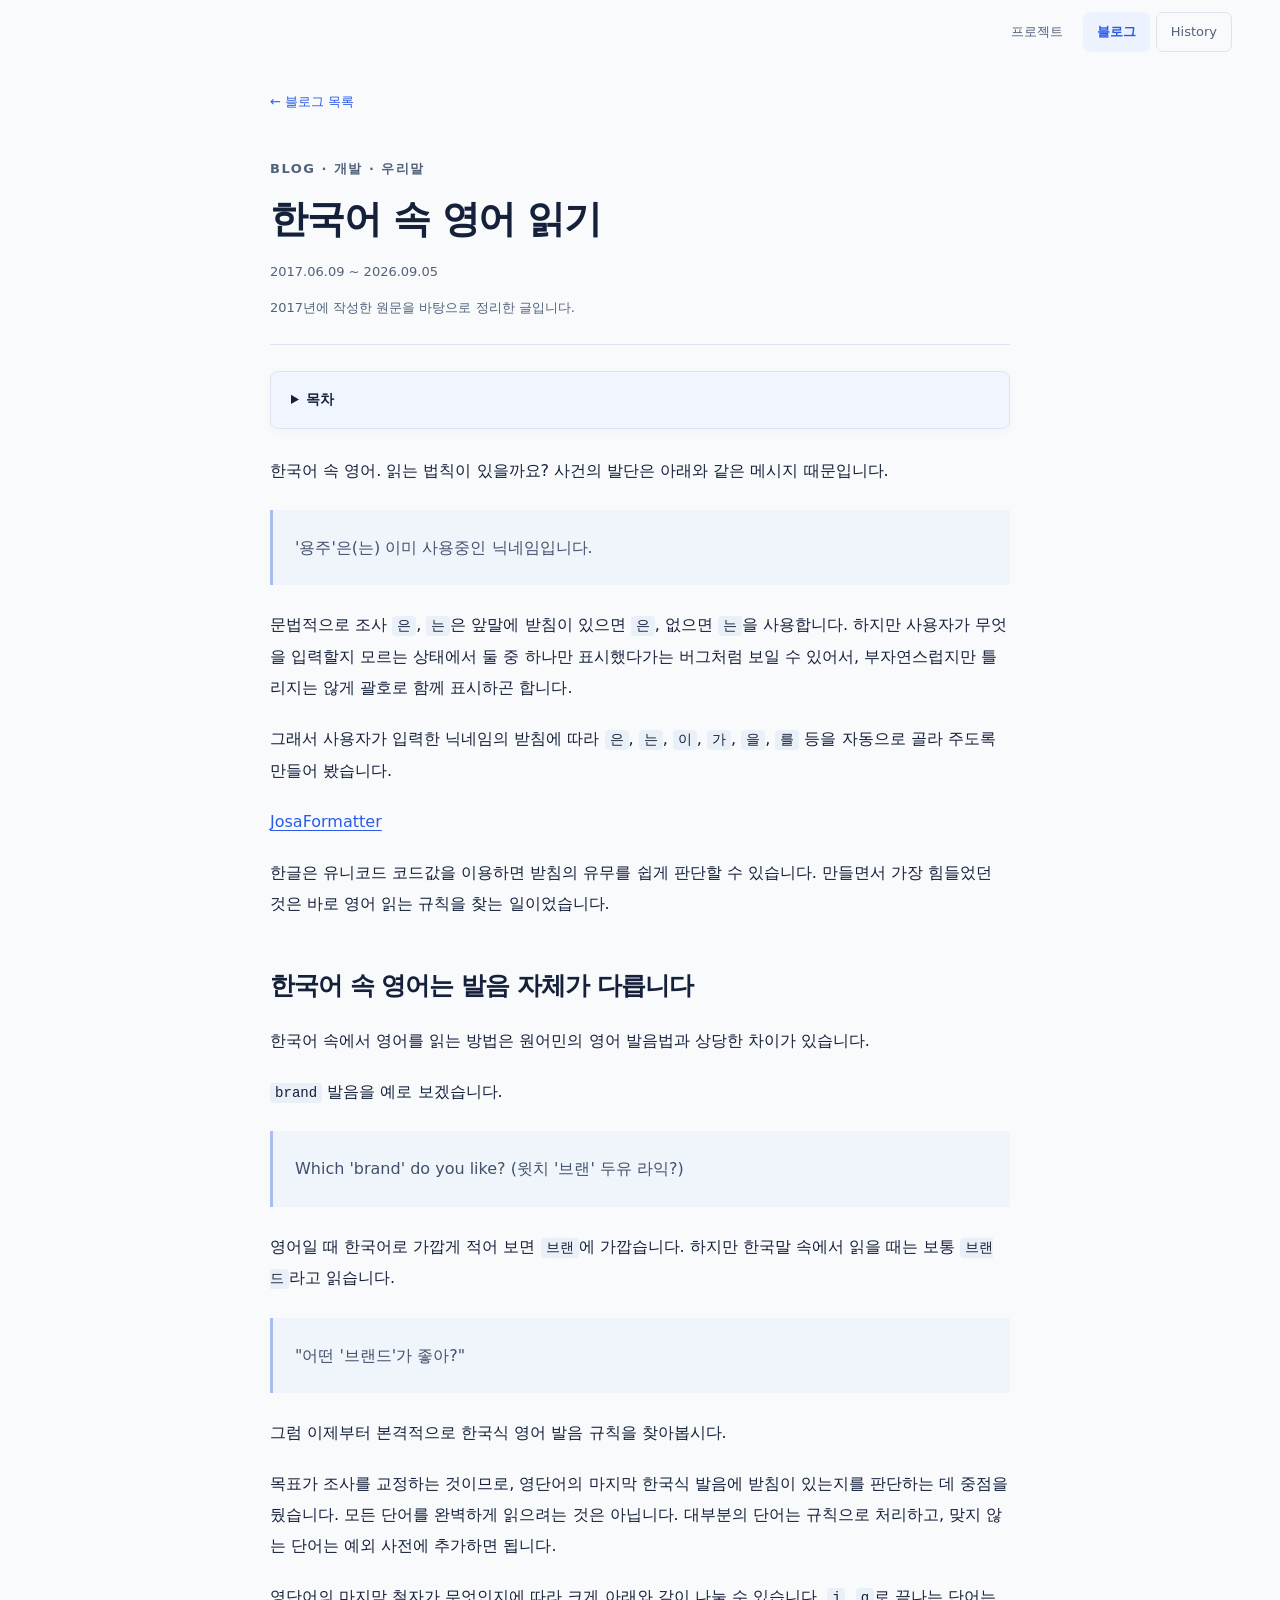
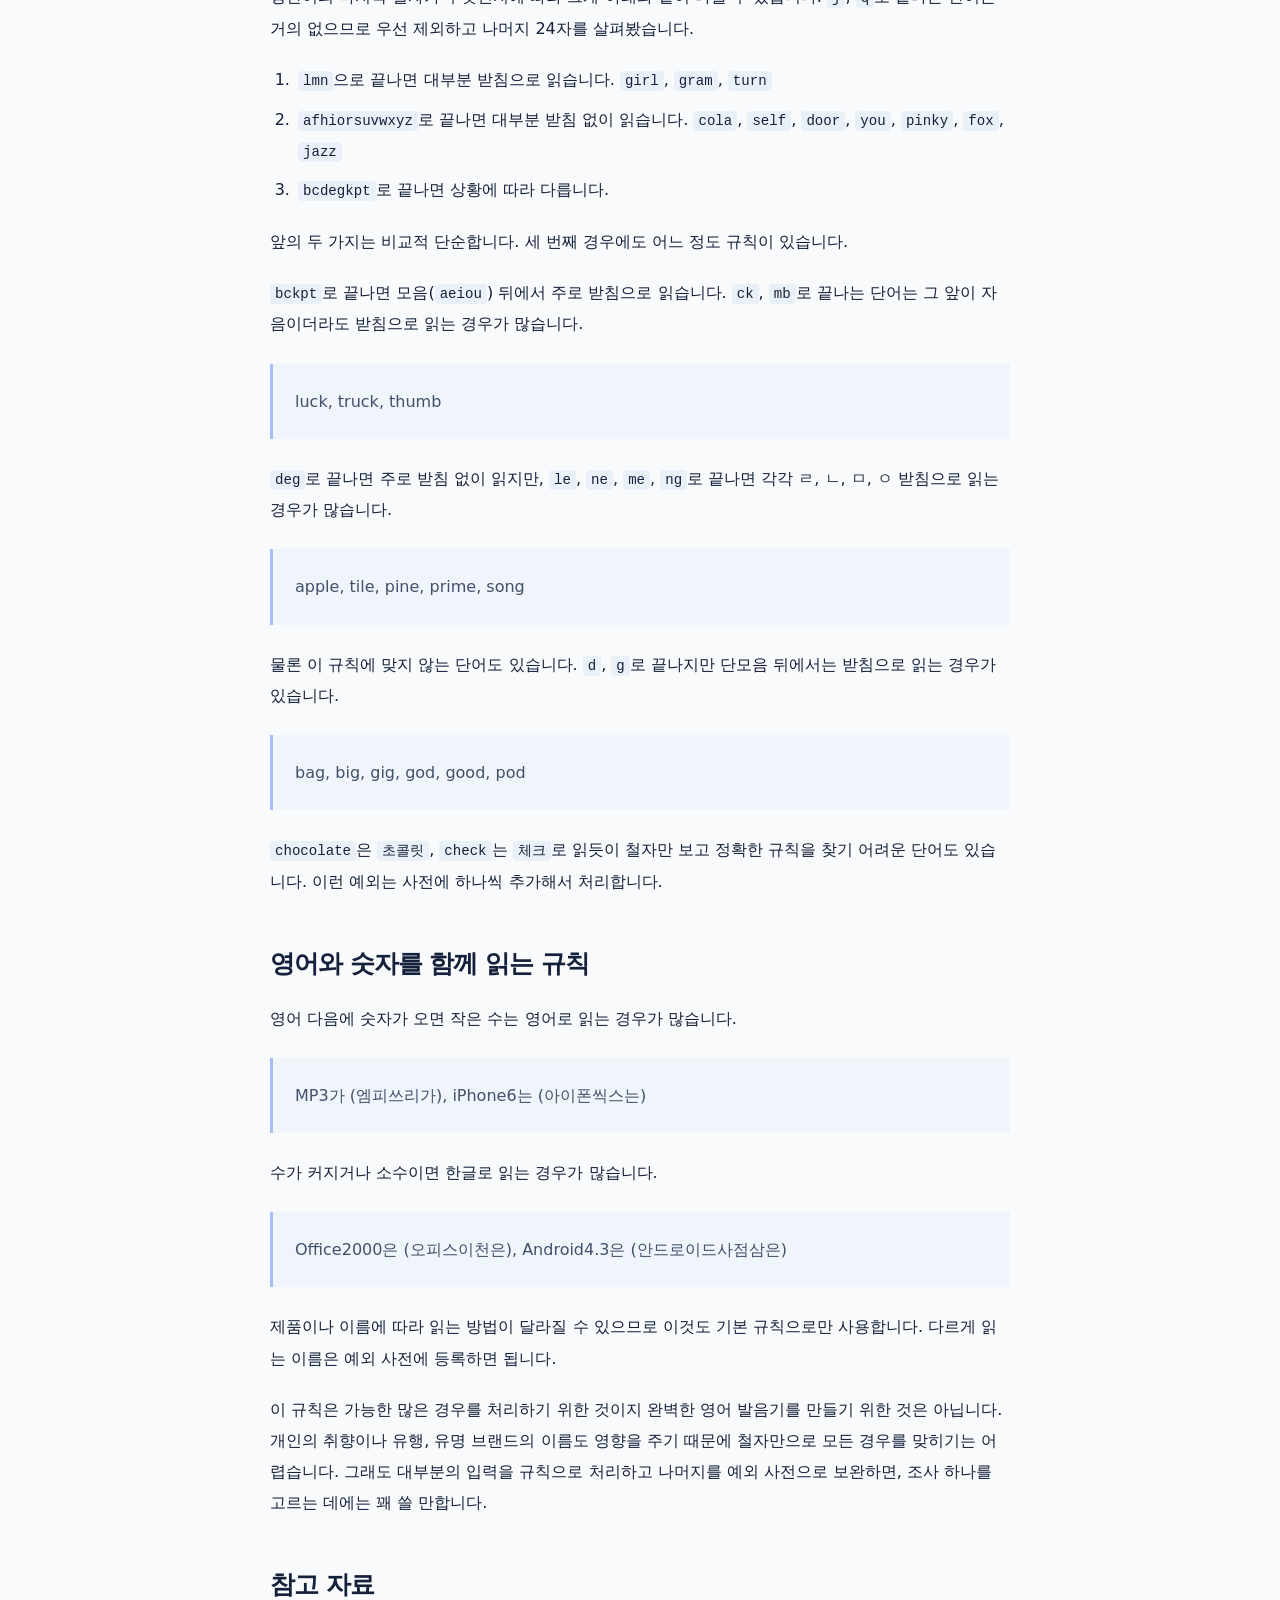
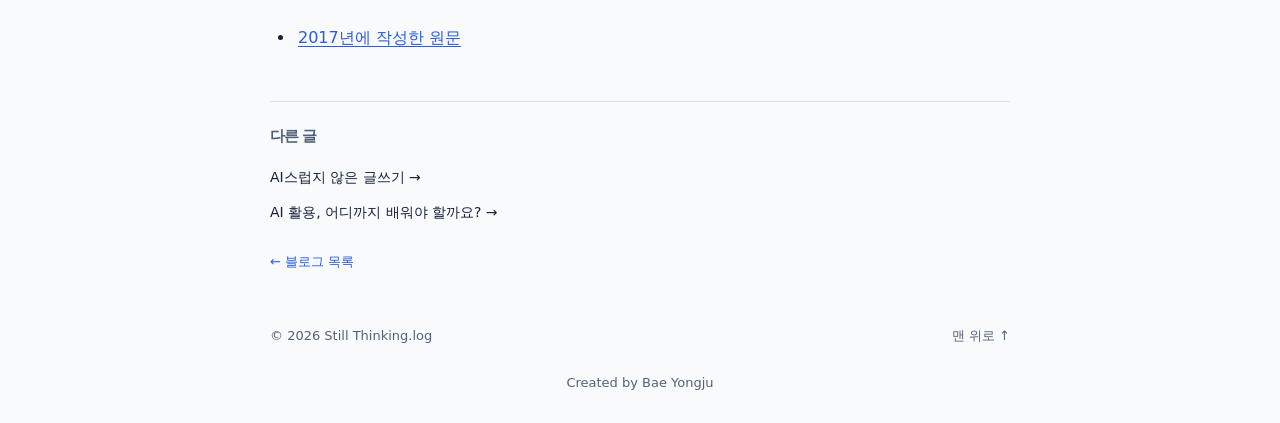
<file: blog/korean-english-reading-rules/index.html>
<!doctype html>
<html lang="ko"><head><meta charset="utf-8"><meta name="viewport" content="width=device-width,initial-scale=1"><title>한국어 속 영어 읽기 · Still Thinking.log</title><meta name="description" content="조사를 자동으로 고르기 위해 살펴본 영어 끝소리 규칙."><link rel="icon" href="../../assets/logo.png"><link rel="stylesheet" href="../../assets/site.css"><link rel="stylesheet" href="../../assets/blog.css"></head>
<body class="article-page"><a class="skip" href="#main">본문으로 건너뛰기</a><div class="page blog-page">
<nav class="site-nav" aria-label="사이트 탐색"><a href="../../index.html#projects">프로젝트</a><a href="../../index.html#blog" aria-current="page">블로그</a><a href="../../index.html#history/all">History</a></nav>
<main id="main" tabindex="-1"><a class="back-link" href="../../index.html#blog">← 블로그 목록</a><article class="blog-article"><header class="article-header"><p class="eyebrow">BLOG · 개발 · 우리말</p><h1>한국어 속 영어 읽기</h1><div class="article-dates" aria-label="최초 작성일 2017.06.09, 마지막 수정일 2026.09.05"><time datetime="2017-06-09">2017.06.09</time> ~ <time datetime="2026-09-05">2026.09.05</time></div><p class="article-note">2017년에 작성한 원문을 바탕으로 정리한 글입니다.</p></header><details class="article-toc" id="article-toc"><summary>목차</summary><ol><li><a href="#section">한국어 속 영어는 발음 자체가 다릅니다</a></li><li><a href="#section-1">영어와 숫자를 함께 읽는 규칙</a></li><li><a href="#section-2">참고 자료</a></li></ol></details><div class="prose"><p>한국어 속 영어. 읽는 법칙이 있을까요?
사건의 발단은 아래와 같은 메시지 때문입니다.</p>
<blockquote>
<p>'용주'은(는) 이미 사용중인 닉네임입니다.</p>
</blockquote>
<p>문법적으로 조사 <code>은</code>, <code>는</code>은 앞말에 받침이 있으면 <code>은</code>, 없으면 <code>는</code>을 사용합니다. 하지만 사용자가 무엇을 입력할지 모르는 상태에서 둘 중 하나만 표시했다가는 버그처럼 보일 수 있어서, 부자연스럽지만 틀리지는 않게 괄호로 함께 표시하곤 합니다.</p>
<p>그래서 사용자가 입력한 닉네임의 받침에 따라 <code>은</code>, <code>는</code>, <code>이</code>, <code>가</code>, <code>을</code>, <code>를</code> 등을 자동으로 골라 주도록 만들어 봤습니다.</p>
<p><a href="https://github.com/b1uec0in/JosaFormatter">JosaFormatter</a></p>
<p>한글은 유니코드 코드값을 이용하면 받침의 유무를 쉽게 판단할 수 있습니다. 만들면서 가장 힘들었던 것은 바로 영어 읽는 규칙을 찾는 일이었습니다.</p>
<h2 id="section">한국어 속 영어는 발음 자체가 다릅니다</h2>
<p>한국어 속에서 영어를 읽는 방법은 원어민의 영어 발음법과 상당한 차이가 있습니다.</p>
<p><code>brand</code> 발음을 예로 보겠습니다.</p>
<blockquote>
<p>Which 'brand' do you like? (윗치 '브랜' 두유 라익?)</p>
</blockquote>
<p>영어일 때 한국어로 가깝게 적어 보면 <code>브랜</code>에 가깝습니다. 하지만 한국말 속에서 읽을 때는 보통 <code>브랜드</code>라고 읽습니다.</p>
<blockquote>
<p>&quot;어떤 '브랜드'가 좋아?&quot;</p>
</blockquote>
<p>그럼 이제부터 본격적으로 한국식 영어 발음 규칙을 찾아봅시다.</p>
<p>목표가 조사를 교정하는 것이므로, 영단어의 마지막 한국식 발음에 받침이 있는지를 판단하는 데 중점을 뒀습니다. 모든 단어를 완벽하게 읽으려는 것은 아닙니다. 대부분의 단어는 규칙으로 처리하고, 맞지 않는 단어는 예외 사전에 추가하면 됩니다.</p>
<p>영단어의 마지막 철자가 무엇인지에 따라 크게 아래와 같이 나눌 수 있습니다. <code>j</code>, <code>q</code>로 끝나는 단어는 거의 없으므로 우선 제외하고 나머지 24자를 살펴봤습니다.</p>
<ol>
<li><code>lmn</code>으로 끝나면 대부분 받침으로 읽습니다.
<code>girl</code>, <code>gram</code>, <code>turn</code></li>
<li><code>afhiorsuvwxyz</code>로 끝나면 대부분 받침 없이 읽습니다.
<code>cola</code>, <code>self</code>, <code>door</code>, <code>you</code>, <code>pinky</code>, <code>fox</code>, <code>jazz</code></li>
<li><code>bcdegkpt</code>로 끝나면 상황에 따라 다릅니다.</li>
</ol>
<p>앞의 두 가지는 비교적 단순합니다. 세 번째 경우에도 어느 정도 규칙이 있습니다.</p>
<p><code>bckpt</code>로 끝나면 모음(<code>aeiou</code>) 뒤에서 주로 받침으로 읽습니다. <code>ck</code>, <code>mb</code>로 끝나는 단어는 그 앞이 자음이더라도 받침으로 읽는 경우가 많습니다.</p>
<blockquote>
<p>luck, truck, thumb</p>
</blockquote>
<p><code>deg</code>로 끝나면 주로 받침 없이 읽지만, <code>le</code>, <code>ne</code>, <code>me</code>, <code>ng</code>로 끝나면 각각 ㄹ, ㄴ, ㅁ, ㅇ 받침으로 읽는 경우가 많습니다.</p>
<blockquote>
<p>apple, tile, pine, prime, song</p>
</blockquote>
<p>물론 이 규칙에 맞지 않는 단어도 있습니다. <code>d</code>, <code>g</code>로 끝나지만 단모음 뒤에서는 받침으로 읽는 경우가 있습니다.</p>
<blockquote>
<p>bag, big, gig, god, good, pod</p>
</blockquote>
<p><code>chocolate</code>은 <code>초콜릿</code>, <code>check</code>는 <code>체크</code>로 읽듯이 철자만 보고 정확한 규칙을 찾기 어려운 단어도 있습니다. 이런 예외는 사전에 하나씩 추가해서 처리합니다.</p>
<h2 id="section-1">영어와 숫자를 함께 읽는 규칙</h2>
<p>영어 다음에 숫자가 오면 작은 수는 영어로 읽는 경우가 많습니다.</p>
<blockquote>
<p>MP3가 (엠피쓰리가), iPhone6는 (아이폰씩스는)</p>
</blockquote>
<p>수가 커지거나 소수이면 한글로 읽는 경우가 많습니다.</p>
<blockquote>
<p>Office2000은 (오피스이천은), Android4.3은 (안드로이드사점삼은)</p>
</blockquote>
<p>제품이나 이름에 따라 읽는 방법이 달라질 수 있으므로 이것도 기본 규칙으로만 사용합니다. 다르게 읽는 이름은 예외 사전에 등록하면 됩니다.</p>
<p>이 규칙은 가능한 많은 경우를 처리하기 위한 것이지 완벽한 영어 발음기를 만들기 위한 것은 아닙니다. 개인의 취향이나 유행, 유명 브랜드의 이름도 영향을 주기 때문에 철자만으로 모든 경우를 맞히기는 어렵습니다. 그래도 대부분의 입력을 규칙으로 처리하고 나머지를 예외 사전으로 보완하면, 조사 하나를 고르는 데에는 꽤 쓸 만합니다.</p>
<h2 id="section-2">참고 자료</h2>
<ul>
<li><a href="https://blog.naver.com/b1uec0in/221025080633">2017년에 작성한 원문</a></li>
</ul></div></article><nav class="related-posts" aria-label="다른 글"><h2>다른 글</h2><a href="../ai-tone-writing/index.html">AI스럽지 않은 글쓰기 →</a><a href="../ai-use-learning-path/index.html">AI 활용, 어디까지 배워야 할까요? →</a></nav><a class="back-link" href="../../index.html#blog">← 블로그 목록</a></main><footer>© 2026 Still Thinking.log<a href="#main">맨 위로 ↑</a><span class="creator-credit">Created by Bae Yongju</span></footer></div><script src="../../assets/site.js"></script></body></html>
</file>
<file: assets/site.css>
:root{color-scheme:light;--bg:#f8fafc;--paper:#fff;--ink:#15213a;--muted:#52627a;--line:#dce4ef;--blue:#295be8;--soft:#edf2ff;}
*{box-sizing:border-box}html{scroll-behavior:smooth;scroll-padding-top:24px}body{margin:0;background:var(--bg);color:var(--ink);font-family:system-ui,-apple-system,"Segoe UI","Malgun Gothic",sans-serif;line-height:1.6}a{color:inherit;text-decoration:none}button{font:inherit;color:inherit;cursor:pointer}img{display:block;max-width:100%}a,button{-webkit-tap-highlight-color:transparent}a:focus-visible,button:focus-visible{outline:3px solid var(--blue);outline-offset:5px}a:hover{color:var(--blue)}[hidden]{display:none!important}::selection{background:#dce6ff}h1,h2,h3,p,figure{margin:0}ul{padding:0;list-style:none}.skip{position:fixed;top:-80px;left:20px;z-index:20;background:var(--blue);color:#fff;padding:10px 20px}.skip:focus{top:10px}
.page{margin:0 auto;padding:0 48px;max-width:1400px}.section-head{display:flex;align-items:center;justify-content:space-between;border-bottom:1px solid var(--line);padding:34px 0 24px;gap:20px}.section-head h1{font-size:28px;letter-spacing:-1px;display:flex;align-items:center;gap:14px}.count{font-size:13px;letter-spacing:0;border:1px solid var(--line);border-radius:50%;width:28px;height:28px;display:grid;place-items:center;font-weight:500;color:var(--muted)}.section-head>p{color:var(--muted);font-size:13px}.project{padding:34px 0 40px;border-bottom:1px solid var(--line);scroll-margin-top:28px}.project-top{margin-bottom:22px}.project-intro{min-width:0;flex:1}.project-heading{display:flex;gap:18px;align-items:center}.youtube-project .project-heading img{background:#10221e;padding:8px}.project-heading img{flex-shrink:0;object-fit:contain;border-radius:15px}.eyebrow{font-size:13px;font-weight:650;letter-spacing:1.5px;color:var(--muted);margin-bottom:2px}h2{font-size:29px;line-height:1.25;letter-spacing:-1px}.description{font-size:14px;color:var(--muted);margin-top:14px;max-width:600px;word-break:keep-all}.recent-update{border-left:1px solid var(--line);padding:0 0 0 24px;min-width:0}.recent-head{display:flex;justify-content:space-between;align-items:center;margin-bottom:8px;font-size:13px;color:var(--muted);gap:10px}.recent-head .tag{font-weight:650;color:#536783}.recent-head a{color:var(--blue);white-space:nowrap}.recent-rows{margin:0}.recent-rows li{display:grid;grid-template-columns:88px minmax(0,1fr);gap:12px;align-items:baseline;padding:5px 0;border-bottom:1px solid #e8edf5;font-size:13px}.recent-rows li:last-child{border:0}.recent-rows time{font-family:Consolas,monospace;font-size:13px;color:var(--muted);white-space:nowrap}.recent-rows li>span{white-space:normal;word-break:keep-all;overflow-wrap:anywhere}
.project-heading>div{min-width:0}.project-title-row{display:flex;flex-wrap:wrap;align-items:center;gap:4px 14px}.project-title-row h2{white-space:nowrap}.project-links{display:contents}.site-link{display:inline-flex;align-items:center;gap:3px;min-height:32px;color:var(--muted);border-radius:4px;font-size:12px;white-space:nowrap}.site-link:hover{color:var(--blue)}.site-link:hover>span{text-decoration:underline;text-underline-offset:3px}.link-icon{width:20px;height:20px;flex-shrink:0}.youtube-icon{width:24px;height:24px}
.math-gallery{display:grid;grid-template-columns:1.45fr 1fr .8fr;grid-template-rows:1fr 1fr;gap:12px;height:440px}.math-shot{min-width:0;min-height:0;background:var(--paper);border:1px solid var(--line);border-radius:10px;overflow:hidden}.world-shot{grid-area:1/1/3/2}.strategy-shot{grid-area:1/2/2/3}.geometry-shot{grid-area:2/2/3/3}.addition-shot{grid-area:1/3/3/4}.math-shot figure{height:100%;display:flex;flex-direction:column}.shot-image{flex:1;min-height:0;overflow:hidden;background:#162b27}.shot-image img{width:100%;height:100%;object-fit:contain}.math-shot figcaption{display:flex;align-items:center;justify-content:space-between;gap:8px;padding:9px 12px;font-size:13px;background:#fff}.math-shot figcaption span{color:#8799b3}.math-shot:hover{border-color:#9eb7f8;box-shadow:0 4px 18px #14254510}.math-shot img{transition:filter .18s}.math-shot:hover img{filter:brightness(1.08)}
.site-banner{overflow:hidden;border-radius:10px;height:clamp(100px,14vw,180px);background:#091815}.site-banner a{display:block;height:100%}.site-banner a:focus-visible{outline-offset:-5px}.site-banner img{width:100%;height:100%;object-fit:cover;object-position:center}.video-series-title{margin-top:20px;font-size:15px;font-weight:650;word-break:keep-all}.video-list{display:grid;grid-template-columns:repeat(3,minmax(0,1fr));gap:22px;margin:12px 0 0}.video-image{position:relative;overflow:hidden;border-radius:8px;background:#0b1533;aspect-ratio:1672/941}.video-image img{width:100%;height:100%;object-fit:contain}.play-badge{position:absolute;right:12px;bottom:12px;background:#ef3434;color:white;display:grid;place-items:center;font-size:13px;width:31px;height:22px;border-radius:5px}.video-part{display:block;font-size:13px;color:var(--muted);margin-top:12px;line-height:1.6}.video-card h3{font-size:15px;font-weight:650;line-height:1.65;margin-top:4px;word-break:keep-all}.video-card h3 span,.game-card h3 span{font-size:13px;color:#91a0b8}.video-card:hover .video-image{box-shadow:0 4px 14px #233f7320}
.game-flow{display:flex;flex-wrap:wrap;gap:28px 22px;margin:0}.game-flow>li{flex:0 1 calc((100% - 44px)/3);min-width:0}.game-image{aspect-ratio:16/9;background:#111927;border:1px solid #dae1ec;border-radius:9px;overflow:hidden}.game-image img{width:100%;height:100%;object-fit:contain;transition:transform .2s}.game-card:hover img{transform:scale(1.025)}.game-card h3{font-size:15px;font-weight:650;margin-top:11px;line-height:1.5;word-break:keep-all}.game-card p{font-size:14px;color:var(--muted);margin-top:4px}
.history-note{color:var(--muted);font-size:14px;max-width:740px;margin:25px 0}.filters{display:flex;gap:9px;flex-wrap:wrap;margin:20px 0}.filters button{background:#fff;border:1px solid var(--line);padding:8px 16px;border-radius:7px;font-size:13px}.filters button[aria-pressed=true]{background:var(--blue);border-color:var(--blue);color:#fff}.timeline{list-style:none;padding:5px 0 30px;margin:0}.timeline li{padding:24px 0 24px 26px;border-left:1px solid var(--line);position:relative;margin-left:5px}.timeline li:before{content:'';position:absolute;left:-4px;top:32px;width:7px;height:7px;border-radius:50%;background:var(--blue)}.update-meta{display:flex;gap:20px;flex-wrap:wrap;font-size:13px;color:var(--muted)}.update-meta time{font-family:Consolas,monospace;color:var(--blue)}.timeline h3{font-size:19px;margin:8px 0}.timeline p{margin:0;color:var(--muted);font-size:14px;max-width:750px}.timeline a{display:inline-block;margin-top:10px;font-size:13px;color:var(--blue)}footer{display:flex;justify-content:space-between;padding:26px 0 32px;font-size:13px;color:var(--muted)}
@media(min-width:1600px){.page{padding:0 64px}.math-gallery{height:540px}.game-flow>li{flex-basis:calc((100% - 66px)/4)}}
@media(max-width:1150px){.page{padding:0 28px}h2{font-size:25px}.project-heading{gap:12px}.project-heading img{width:58px;height:58px}.recent-update{padding-left:18px}.math-gallery{height:410px;gap:9px}.math-shot figcaption{font-size:13px;padding:8px}.video-list{gap:16px}}
@media(max-width:900px){.recent-update{border-left:0;border-top:1px solid var(--line);padding:14px 0 0}.recent-rows li{font-size:13px}.description{max-width:none}.math-gallery{height:auto;grid-template-columns:1.35fr 1fr;grid-template-rows:auto auto auto}.world-shot{grid-area:1/1/2/3;aspect-ratio:1.7}.strategy-shot{grid-area:2/1/3/2;aspect-ratio:1.15}.geometry-shot{grid-area:3/1/4/2;aspect-ratio:1.15}.addition-shot{grid-area:2/2/4/3}.world-shot img{object-fit:contain}.game-flow>li{flex-basis:calc((100% - 22px)/2)}.video-list{grid-template-columns:1fr}.video-card{display:grid;grid-template-columns:42% 1fr;grid-template-rows:auto 1fr;gap:0 16px;align-items:start;align-content:start}.video-image{grid-row:1/3}.video-part{margin-top:2px}.video-card h3{font-size:15px}}
@media(max-width:640px){.page{padding:0 18px}.section-head{padding:23px 0 17px}.section-head h1{font-size:23px}.project{padding:25px 0 30px;}.project-heading img{width:58px;height:58px}.project-heading{gap:13px}h2{font-size:25px}.eyebrow{font-size:13px}.description{font-size:14px;margin-top:12px}.recent-head{font-size:13px}.recent-rows li{font-size:13px;gap:9px}.project-top{margin-bottom:14px}.project-title-row{gap:2px 12px}.youtube-project h2{font-size:22px}.youtube-project .project-heading{gap:10px}.youtube-project .project-heading img{width:48px;height:48px}.math-gallery{gap:8px}.math-shot{border-radius:7px}.math-shot figcaption{padding:7px;font-size:13px;line-height:1.45}.strategy-shot,.geometry-shot{aspect-ratio:1.07}.site-banner{border-radius:8px}.video-list{gap:19px;margin-top:12px}.video-card{grid-template-columns:44% 1fr;gap:0 12px}.video-part{font-size:13px}.video-card h3{font-size:15px;line-height:1.5}.play-badge{width:23px;height:17px;font-size:13px;right:7px;bottom:7px}.game-flow{gap:22px 12px}.game-flow>li{flex-basis:calc((100% - 12px)/2)}.game-image{aspect-ratio:16/9;border-radius:7px}.game-card h3{font-size:15px;margin-top:8px}.game-card p{font-size:14px}.history-note{font-size:14px}.timeline h3{font-size:17px}.timeline p{font-size:14px}.update-meta{font-size:13px;gap:8px}.timeline li{padding-left:18px}.section-head>p{font-size:13px}}
@media(prefers-reduced-motion:reduce){html{scroll-behavior:auto}*{transition:none!important}}


.channel-info{display:flex;justify-content:space-between;align-items:center;gap:20px;margin:15px 0 20px}
.channel-info .project-links{margin:0;flex-shrink:0}
.channel-info .description{margin:0;max-width:440px;font-size:14px}
@media(max-width:1150px){.channel-info{align-items:flex-start;flex-direction:column;gap:10px}.channel-info .project-links{flex-shrink:1}.channel-info .description{max-width:none}}
@media(max-width:640px){.channel-info{margin:12px 0 17px;gap:9px}.channel-info .description{font-size:14px}}
.blog-index{margin-top:35px;padding-top:26px;border-top:1px solid var(--line);scroll-margin-top:30px}.blog-index-head{display:flex;gap:12px;align-items:center;margin-bottom:15px}.blog-index-head h3{font-size:18px}.blog-index-head>span{font-size:13px;color:var(--muted)}.blog-list{display:grid;grid-template-columns:repeat(3,minmax(0,1fr));gap:20px;margin:0}.blog-list li{min-width:0}.blog-list a{display:block;height:100%;padding:20px;background:#fff;border:1px solid var(--line);border-radius:8px}.blog-list a:hover{border-color:#9eb7f8;background:#f3f6ff}.blog-category{font-size:13px;color:var(--blue)}.blog-list h4{margin:10px 0;font-size:16px;line-height:1.6;word-break:keep-all}.blog-list h4 span{font-size:13px;color:#91a0b8}.blog-list p{font-size:14px;color:var(--muted);line-height:1.8;word-break:keep-all}footer{flex-wrap:wrap;gap:12px}.creator-credit{flex-basis:100%;text-align:center;font-size:13px;margin-top:14px;color:var(--muted)}
@media(max-width:900px){.blog-list{grid-template-columns:1fr;gap:12px}.blog-list a{padding:16px 19px}.blog-list h4{font-size:15px;margin:6px 0}}
@media(max-width:640px){.blog-list p{font-size:14px}}
.blog-list a{display:flex;flex-direction:column}.blog-dates{display:block;margin-top:auto;padding-top:16px;font-size:12px;color:var(--muted);font-variant-numeric:tabular-nums}.blog-dates time{white-space:nowrap}

.update-meta{align-items:center;gap:10px}.timeline .update-project-link{display:inline-flex;flex:none;margin:0;border-radius:8px}.update-project-link img{width:36px;height:36px;object-fit:contain;border-radius:8px}.update-project-link[href="#youtube"] img{background:#10221e;padding:4px}

.exchange-preview{display:block;overflow:hidden;border:1px solid var(--line);border-radius:10px;background:var(--paper)}.exchange-preview img{width:100%;height:auto}.exchange-preview figcaption{display:flex;justify-content:space-between;gap:12px;padding:10px 14px;font-size:13px;color:var(--muted)}.exchange-preview:hover{border-color:#9eb7f8}.exchange-preview figcaption span{color:#8799b3}
@media(max-width:640px){.exchange-preview{border-radius:7px}}

/* Shared navigation and content-first project layout. */

.recent-update{margin-top:24px;padding:16px 0 0;border-left:0;border-top:1px solid var(--line)}
.recent-rows{display:grid;grid-template-columns:repeat(3,minmax(0,1fr));gap:20px}
.recent-rows li{display:flex;flex-direction:column;gap:4px;border:0;padding:0}
.math-shot figcaption{word-break:keep-all;overflow-wrap:anywhere}
.math-shot figcaption>span{flex-shrink:0}
.project,.blog-index{scroll-margin-top:16px}
@media(max-width:900px){.recent-rows{grid-template-columns:1fr;gap:8px}.recent-rows li{display:grid;grid-template-columns:88px minmax(0,1fr);gap:12px}}
@media(max-width:640px){

  .recent-update{margin-top:20px;padding-top:14px}
  .recent-rows li:not(:first-child){display:none}
  .world-shot{aspect-ratio:auto}
  .world-shot .shot-image{aspect-ratio:1037/735}
  .math-shot figcaption{font-size:12px}
}

.site-nav{display:flex;justify-content:flex-end;align-items:center;gap:6px;padding:12px 0}
.site-nav a{display:inline-flex;align-items:center;min-height:40px;padding:8px 14px;border-radius:7px;font-size:13px;color:var(--muted)}
.site-nav a:hover{background:var(--soft);color:var(--blue)}
.site-nav a[aria-current]{color:var(--blue);font-weight:650;background:var(--soft)}
.site-nav a[href$="#history/all"]{border:1px solid var(--line)}
@media(max-width:640px){.site-nav{padding:10px 0;gap:4px}.site-nav a{padding:8px 12px}}

.visually-hidden{position:absolute;width:1px;height:1px;padding:0;margin:-1px;overflow:hidden;clip-path:inset(50%);white-space:nowrap;border:0}
.site-nav.project-tabs{justify-content:flex-start;border-bottom:1px solid var(--line)}
.project-tabs a{gap:8px}
.project-tabs .count{width:22px;height:22px;font-size:11px}

.game-card .game-genre{margin-top:8px;font-size:13px;color:var(--blue);word-break:keep-all;overflow-wrap:anywhere}
</file>
<file: assets/blog.css>
.blog-page{max-width:1320px}.blog-page main{max-width:740px;margin:auto}.back-link{display:inline-block;font-size:13px;color:var(--blue);margin:28px 0}.article-header{padding:18px 0 25px;border-bottom:1px solid var(--line)}.article-header h1{font-size:clamp(27px,3vw,39px);line-height:1.4;letter-spacing:-1.2px;margin:12px 0;word-break:keep-all}.article-note{font-size:13px;color:var(--muted);margin-top:15px}.article-toc{margin:26px 0;padding:16px 20px;background:var(--soft);border-radius:8px;font-size:14px}.article-toc summary{cursor:pointer;font-weight:650}.article-toc ol{padding-left:22px;margin-bottom:0}.article-toc li{margin:7px 0}.prose{font-size:16px;line-height:1.95;overflow-wrap:anywhere}.prose p{margin:20px 0}.prose h2{font-size:25px;margin:48px 0 18px;line-height:1.5;scroll-margin-top:76px}.prose h3{font-size:20px;line-height:1.6;margin:32px 0 14px;scroll-margin-top:76px}.prose ul{list-style:disc;padding-left:25px;margin:18px 0}.prose ol{padding-left:25px;margin:18px 0}.prose li{padding-left:3px;margin:8px 0}.prose a{color:var(--blue);text-decoration:underline;text-underline-offset:3px}.prose blockquote{margin:24px 0;padding:2px 22px;border-left:3px solid #a8bdf3;background:#f0f4fb;color:#42516b}.prose code{font-family:Consolas,monospace;font-size:.88em;background:#eaf0f8;padding:2px 5px;border-radius:4px}.prose pre{overflow:auto;background:#142139;color:#e8effc;border-radius:9px;padding:20px;font-size:13px;line-height:1.75;white-space:pre;max-width:100%}.prose pre code{font-size:inherit;background:none;padding:0;color:inherit;white-space:pre}.table-scroll{max-width:100%;overflow:auto;margin:24px 0;border:1px solid var(--line);border-radius:8px}.prose table{border-collapse:collapse;width:100%;font-size:14px;line-height:1.7;min-width:460px}.prose .table-compact{min-width:0;table-layout:fixed}.prose th,.prose td{text-align:left;vertical-align:top;padding:12px 14px;border-bottom:1px solid var(--line)}.prose th{background:#edf2fa;font-weight:650}.prose tr:last-child td{border-bottom:0}.prose img{height:auto;border-radius:8px;border:1px solid var(--line);margin:26px auto}.related-posts{border-top:1px solid var(--line);margin-top:48px;padding-top:25px;display:flex;flex-direction:column;gap:13px}.related-posts h2{font-size:15px;color:var(--muted);margin-bottom:7px}.related-posts a{font-size:14px}.blog-page footer{max-width:740px;margin:auto}
@media(max-width:640px){.blog-page .back-link{margin:22px 0}.article-header{padding-top:0}.article-header h1{font-size:28px}.prose{font-size:16px;line-height:1.85}.prose h2{font-size:23px;scroll-margin-top:76px}.prose h3{font-size:19px;scroll-margin-top:76px}.prose blockquote{padding:2px 15px}.prose pre{padding:15px;font-size:13px}.prose table{font-size:13px}.article-toc{padding:14px 16px}}
.article-dates{font-size:13px;color:var(--muted);margin-top:17px}.article-dates time{font-variant-numeric:tabular-nums;white-space:nowrap}

.article-toc{position:sticky;top:12px;z-index:4;border:1px solid var(--line);background:#f1f5ff;box-shadow:0 3px 12px #15213a08}
.article-toc summary{min-height:24px}
.article-toc>ol{max-height:50vh;overflow:auto;overscroll-behavior:contain;padding-right:8px}
.article-toc ol ol{list-style:none;padding-left:14px;border-left:1px solid #cad7ef}
.article-toc a{display:inline-block;padding:3px 0;line-height:1.6}
.prose .table-hint{margin:20px 0 -16px;font-size:13px;line-height:1.6;color:var(--muted)}
.article-figure{margin:28px 0}
.article-figure a{display:block;cursor:zoom-in}
.prose .article-figure img{margin:0 auto}
.article-figure figcaption{margin-top:8px;font-size:13px;line-height:1.6;color:var(--muted)}
@media(max-width:640px){
  .article-toc{top:12px;padding:10px 14px}
  .article-toc summary{display:list-item;min-height:28px;line-height:28px}
  .article-toc>ol{max-height:45vh}
  .article-header h1{font-size:27px}
}
</file>
